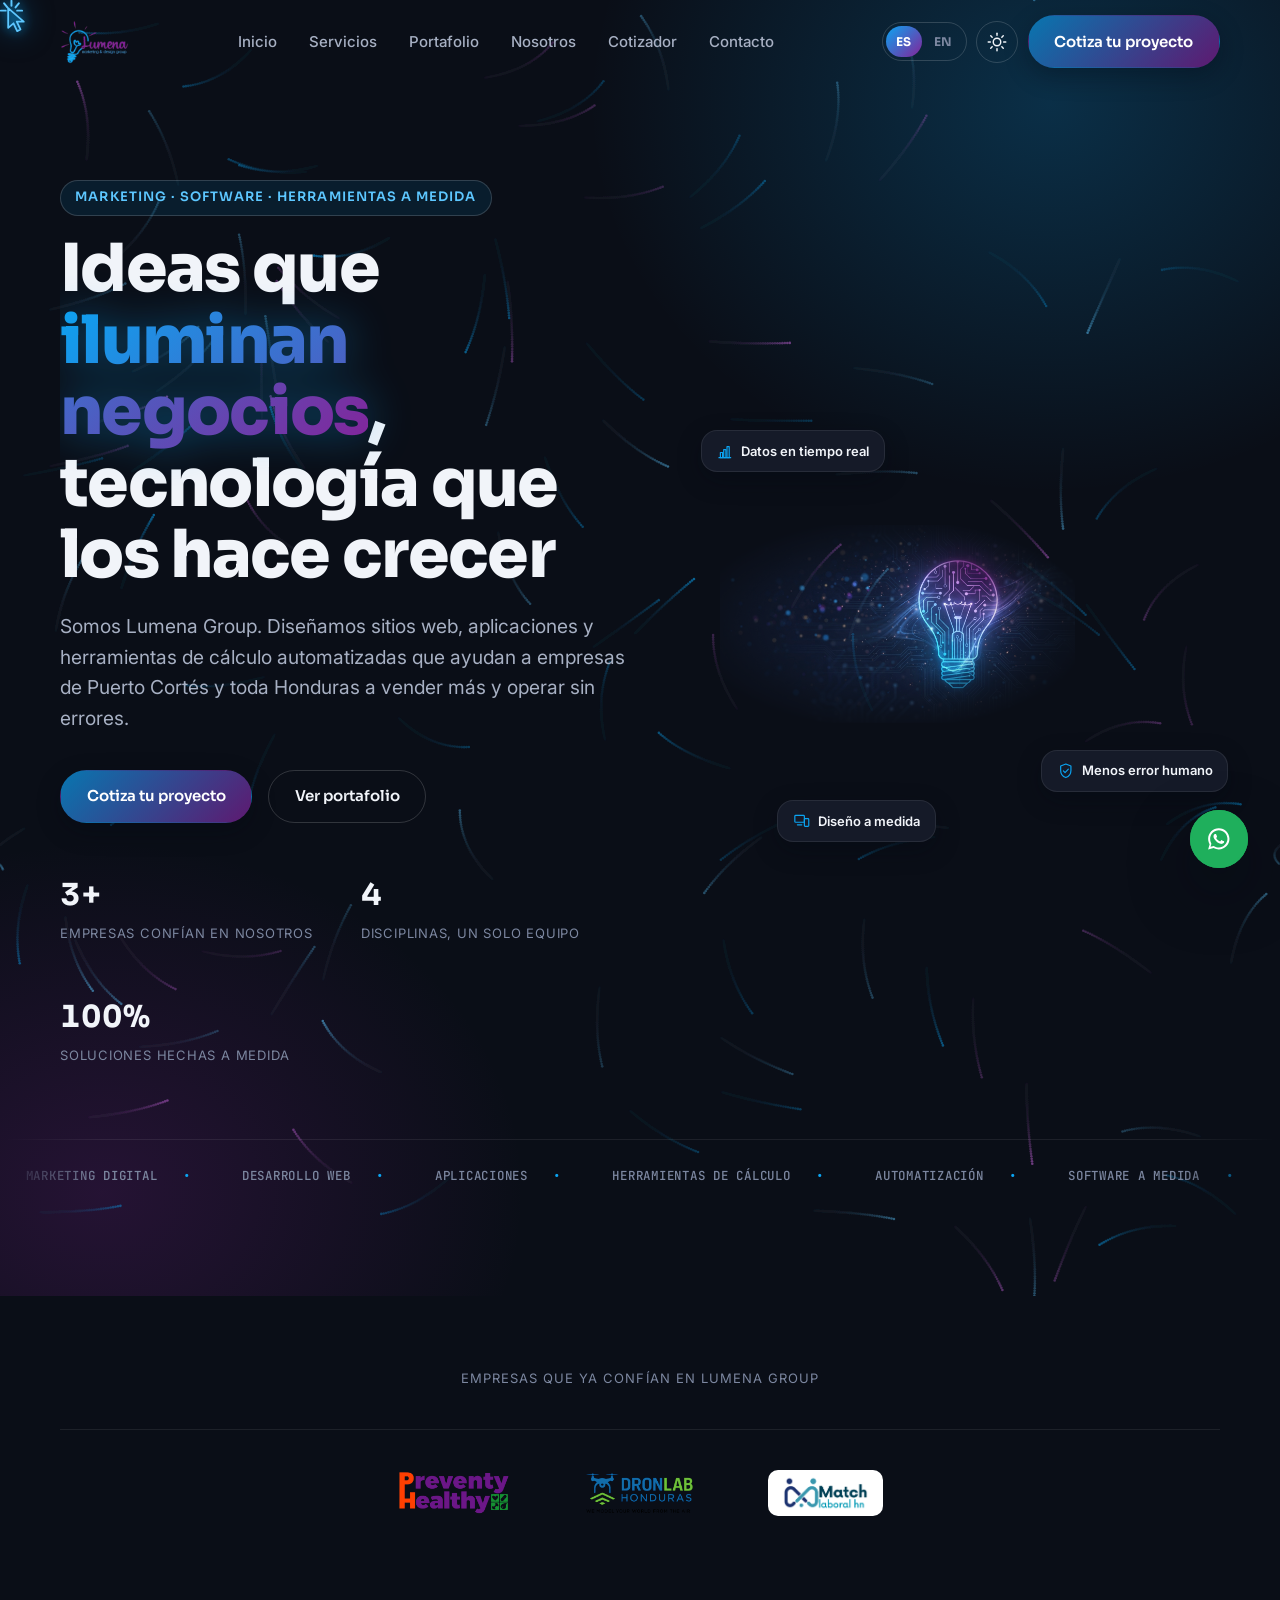
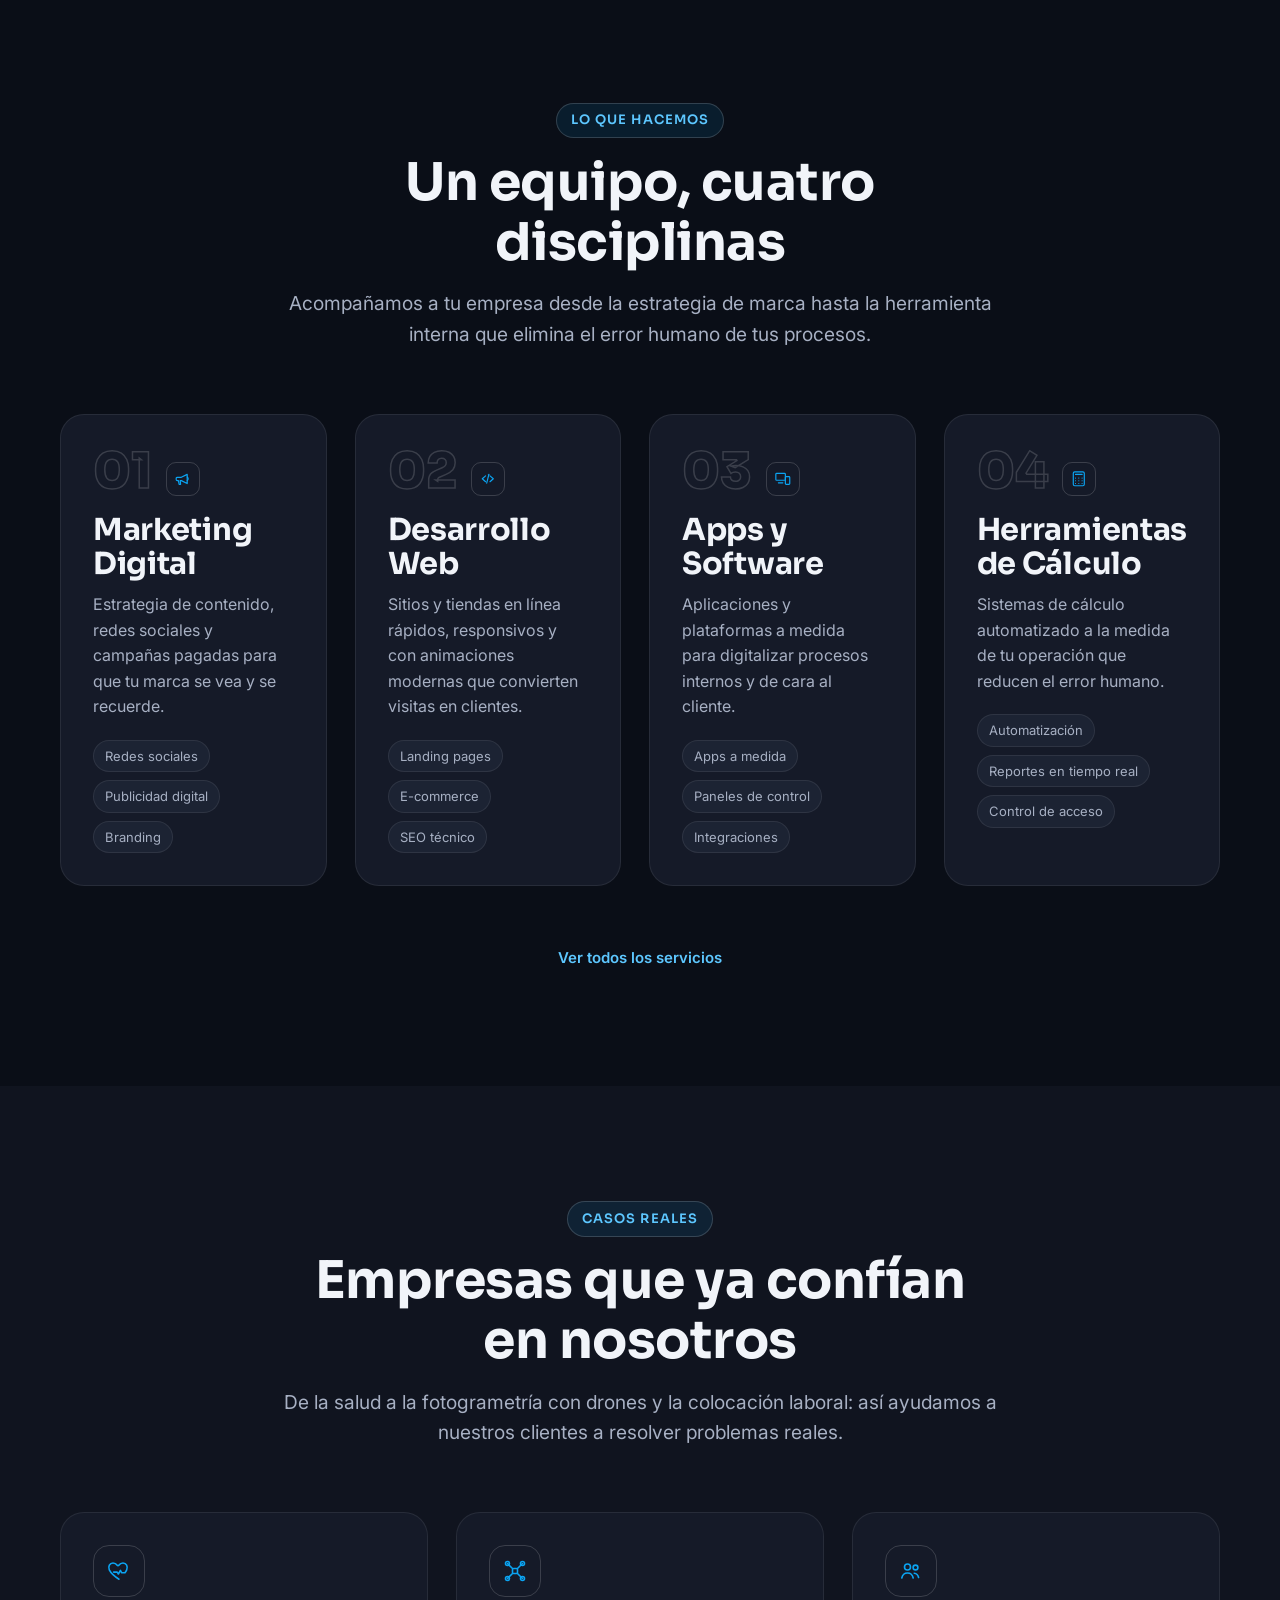
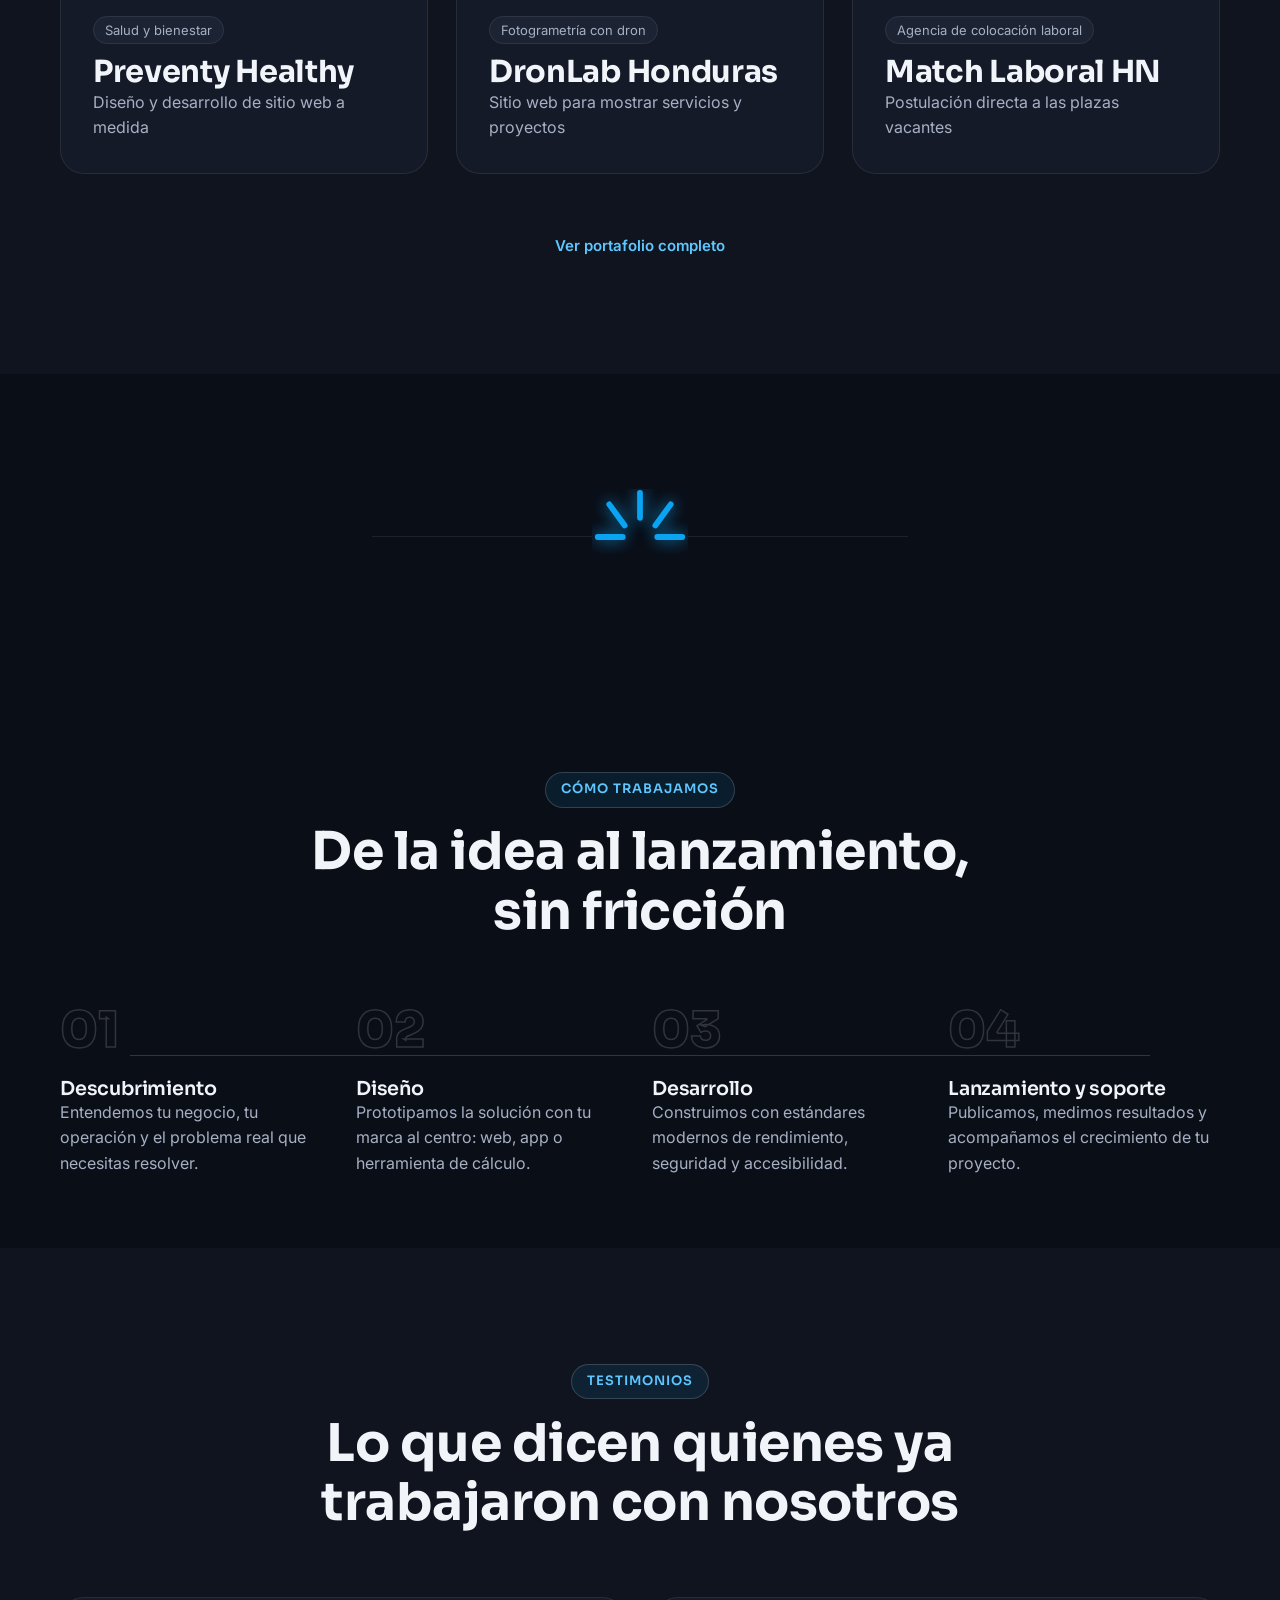
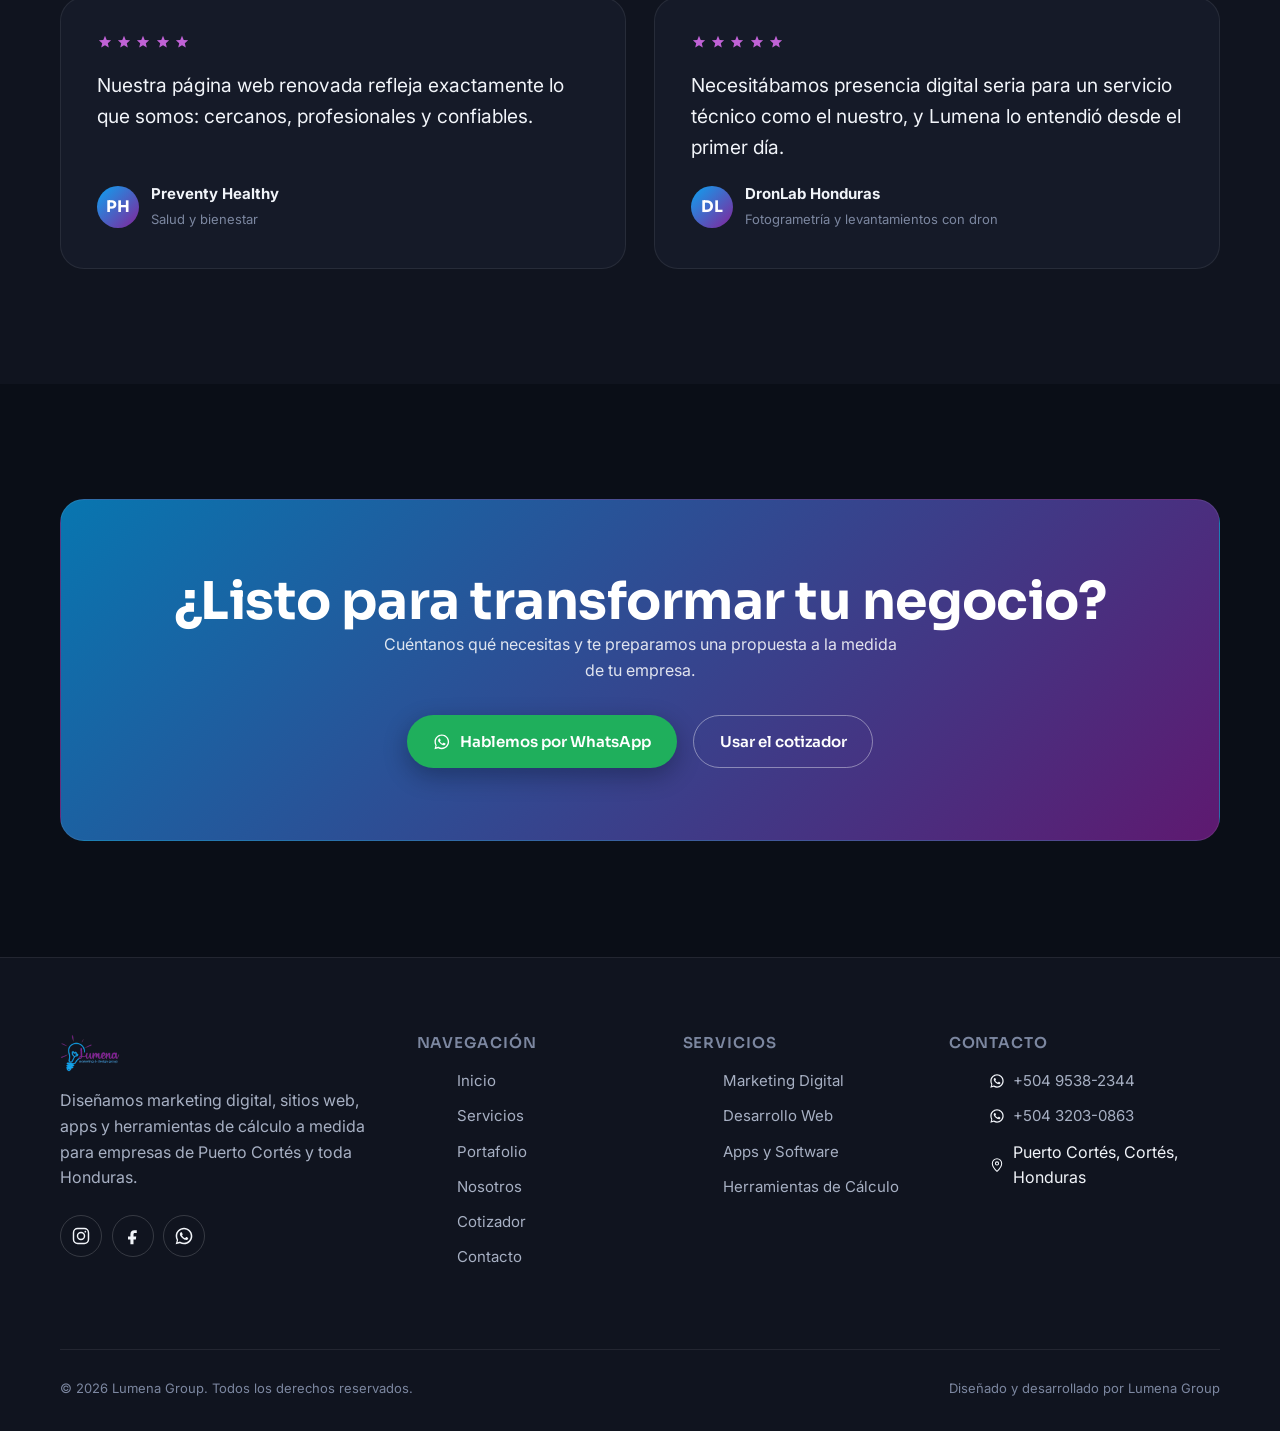
<file: index.html>
<!doctype html>
<html lang="es" data-theme="dark">
<head>
<meta charset="UTF-8">
<meta name="viewport" content="width=device-width, initial-scale=1.0">
<title data-i18n="home.title">Lumena Group — Marketing y Desarrollo de Software en Puerto Cortés</title>
<meta name="description" content="Agencia de marketing digital y desarrollo de sitios web, aplicaciones y herramientas de cálculo a medida para empresas en Puerto Cortés, Honduras.">
<meta name="theme-color" content="#0A0E17">
<meta property="og:type" content="website">
<meta property="og:site_name" content="Lumena Group">
<meta property="og:locale" content="es_HN">
<meta property="og:title" content="Lumena Group — Marketing y Desarrollo de Software en Puerto Cortés">
<meta property="og:description" content="Agencia de marketing digital y desarrollo de sitios web, aplicaciones y herramientas de cálculo a medida para empresas en Puerto Cortés, Honduras.">
<meta property="og:image" content="assets/img/og-image.png">
<meta property="og:image:width" content="1200">
<meta property="og:image:height" content="630">
<meta name="twitter:card" content="summary_large_image">
<meta name="twitter:title" content="Lumena Group — Marketing y Desarrollo de Software en Puerto Cortés">
<meta name="twitter:description" content="Agencia de marketing digital y desarrollo de sitios web, aplicaciones y herramientas de cálculo a medida para empresas en Puerto Cortés, Honduras.">
<meta name="twitter:image" content="assets/img/og-image.png">
<link rel="icon" type="image/png" sizes="32x32" href="assets/img/favicon-32.png">
<link rel="icon" type="image/png" sizes="192x192" href="assets/img/favicon-192.png">
<link rel="apple-touch-icon" href="assets/img/favicon-192.png">
<link rel="preconnect" href="https://fonts.googleapis.com">
<link rel="preconnect" href="https://fonts.gstatic.com" crossorigin>
<link href="https://fonts.googleapis.com/css2?family=Sora:wght@500;600;700;800&family=Inter:wght@400;500;600;700&family=JetBrains+Mono:wght@500&display=swap" rel="stylesheet">
<link rel="stylesheet" href="assets/css/style.css">
<script>
(function(){
  try {
    document.documentElement.setAttribute('data-theme', localStorage.getItem('lumena_theme') || 'dark');
    document.documentElement.setAttribute('lang', localStorage.getItem('lumena_lang') || 'es');
  } catch(e) {}
})();
</script>
</head>
<body>
<svg xmlns="http://www.w3.org/2000/svg" style="position:absolute;width:0;height:0;overflow:hidden" aria-hidden="true">
<defs>

<symbol id="icon-menu" viewBox="0 0 24 24" fill="none" stroke="currentColor" stroke-width="1.75" stroke-linecap="round">
  <line x1="3" y1="6" x2="21" y2="6"/><line x1="3" y1="12" x2="21" y2="12"/><line x1="3" y1="18" x2="21" y2="18"/>
</symbol>

<symbol id="icon-close" viewBox="0 0 24 24" fill="none" stroke="currentColor" stroke-width="1.75" stroke-linecap="round">
  <line x1="5" y1="5" x2="19" y2="19"/><line x1="19" y1="5" x2="5" y2="19"/>
</symbol>

<symbol id="icon-sun" viewBox="0 0 24 24" fill="none" stroke="currentColor" stroke-width="1.75" stroke-linecap="round">
  <circle cx="12" cy="12" r="4.5"/>
  <line x1="12" y1="1.5" x2="12" y2="4"/><line x1="12" y1="20" x2="12" y2="22.5"/>
  <line x1="1.5" y1="12" x2="4" y2="12"/><line x1="20" y1="12" x2="22.5" y2="12"/>
  <line x1="4.5" y1="4.5" x2="6.2" y2="6.2"/><line x1="17.8" y1="17.8" x2="19.5" y2="19.5"/>
  <line x1="19.5" y1="4.5" x2="17.8" y2="6.2"/><line x1="6.2" y1="17.8" x2="4.5" y2="19.5"/>
</symbol>

<symbol id="icon-moon" viewBox="0 0 24 24" fill="none" stroke="currentColor" stroke-width="1.75" stroke-linecap="round" stroke-linejoin="round">
  <path d="M20 14.5A8.5 8.5 0 1 1 9.5 4 6.8 6.8 0 0 0 20 14.5Z"/>
</symbol>

<symbol id="icon-chevron-down" viewBox="0 0 24 24" fill="none" stroke="currentColor" stroke-width="1.75" stroke-linecap="round" stroke-linejoin="round">
  <polyline points="5 8 12 15 19 8"/>
</symbol>

<symbol id="icon-arrow-right" viewBox="0 0 24 24" fill="none" stroke="currentColor" stroke-width="1.75" stroke-linecap="round" stroke-linejoin="round">
  <line x1="4" y1="12" x2="19" y2="12"/><polyline points="13 6 19 12 13 18"/>
</symbol>

<symbol id="icon-check" viewBox="0 0 24 24" fill="none" stroke="currentColor" stroke-width="2" stroke-linecap="round" stroke-linejoin="round">
  <polyline points="4 12.5 9.5 18 20 6"/>
</symbol>

<symbol id="icon-check-circle" viewBox="0 0 24 24" fill="none" stroke="currentColor" stroke-width="1.75" stroke-linecap="round" stroke-linejoin="round">
  <circle cx="12" cy="12" r="9.25"/><polyline points="7.5 12.5 10.5 15.5 16.5 9"/>
</symbol>

<symbol id="icon-whatsapp" viewBox="0 0 24 24" fill="currentColor">
  <path d="M12.02 2C6.5 2 2 6.48 2 12c0 1.86.51 3.6 1.4 5.09L2 22l5.06-1.33A9.94 9.94 0 0 0 12.02 22C17.53 22 22 17.52 22 12S17.53 2 12.02 2Zm0 18.1c-1.62 0-3.14-.44-4.44-1.22l-.32-.19-3 .79.8-2.93-.21-.3A8.06 8.06 0 0 1 3.9 12c0-4.48 3.65-8.1 8.12-8.1 4.47 0 8.1 3.62 8.1 8.1 0 4.48-3.63 8.1-8.1 8.1Zm4.45-6.06c-.24-.12-1.44-.71-1.66-.79-.22-.08-.39-.12-.55.12-.16.24-.63.79-.78.95-.14.16-.29.18-.53.06-.24-.12-1.03-.38-1.96-1.21-.72-.64-1.21-1.44-1.35-1.68-.14-.24-.02-.37.11-.49.11-.11.24-.29.36-.43.12-.14.16-.24.24-.4.08-.16.04-.31-.02-.43-.06-.12-.55-1.33-.76-1.82-.2-.48-.4-.41-.55-.42h-.47c-.16 0-.43.06-.65.31-.22.24-.86.84-.86 2.05 0 1.21.88 2.38 1 2.54.12.16 1.74 2.66 4.22 3.72.59.25 1.05.4 1.41.52.59.19 1.13.16 1.56.1.48-.07 1.44-.59 1.64-1.16.2-.57.2-1.06.14-1.16-.06-.11-.22-.17-.46-.29Z"/>
</symbol>

<symbol id="icon-instagram" viewBox="0 0 24 24" fill="none" stroke="currentColor" stroke-width="1.75">
  <rect x="3" y="3" width="18" height="18" rx="5"/>
  <circle cx="12" cy="12" r="4.2"/>
  <circle cx="17.2" cy="6.8" r="1" fill="currentColor" stroke="none"/>
</symbol>

<symbol id="icon-facebook" viewBox="0 0 24 24" fill="currentColor">
  <path d="M14.5 8.5H16.5V5.2C16.16 5.15 15 5.05 13.65 5.05C10.83 5.05 8.9 6.78 8.9 9.94V12.5H6V16.15H8.9V22H12.6V16.15H15.38L15.85 12.5H12.6V10.31C12.6 9.28 12.88 8.5 14.5 8.5Z"/>
</symbol>

<symbol id="icon-megaphone" viewBox="0 0 24 24" fill="none" stroke="currentColor" stroke-width="1.6" stroke-linecap="round" stroke-linejoin="round">
  <path d="M3 11v2a1.5 1.5 0 0 0 1.5 1.5H6l1 5h2l-.6-5H10l8 4V6l-8 4H4.5A1.5 1.5 0 0 0 3 11Z"/>
  <path d="M18 9.5a3 3 0 0 1 0 5"/>
</symbol>

<symbol id="icon-code" viewBox="0 0 24 24" fill="none" stroke="currentColor" stroke-width="1.6" stroke-linecap="round" stroke-linejoin="round">
  <polyline points="9 8 4.5 12 9 16"/><polyline points="15 8 19.5 12 15 16"/><line x1="13.5" y1="6" x2="10.5" y2="18"/>
</symbol>

<symbol id="icon-devices" viewBox="0 0 24 24" fill="none" stroke="currentColor" stroke-width="1.6" stroke-linecap="round" stroke-linejoin="round">
  <rect x="2.5" y="4.5" width="13" height="9.5" rx="1.2"/>
  <line x1="6" y1="17.5" x2="12" y2="17.5"/>
  <rect x="15.5" y="9" width="6" height="10.5" rx="1.2"/>
</symbol>

<symbol id="icon-calculator" viewBox="0 0 24 24" fill="none" stroke="currentColor" stroke-width="1.6" stroke-linecap="round" stroke-linejoin="round">
  <rect x="4.5" y="2.5" width="15" height="19" rx="2"/>
  <line x1="7.5" y1="6" x2="16.5" y2="6"/>
  <line x1="7.5" y1="11" x2="7.5" y2="11.01"/><line x1="12" y1="11" x2="12" y2="11.01"/><line x1="16.5" y1="11" x2="16.5" y2="11.01"/>
  <line x1="7.5" y1="14.7" x2="7.5" y2="14.71"/><line x1="12" y1="14.7" x2="12" y2="14.71"/><line x1="16.5" y1="14.7" x2="16.5" y2="14.71"/>
  <line x1="7.5" y1="18.4" x2="7.5" y2="18.41"/><line x1="12" y1="18.4" x2="12" y2="18.41"/><line x1="16.5" y1="18.4" x2="16.5" y2="18.41"/>
</symbol>

<symbol id="icon-chart-bar" viewBox="0 0 24 24" fill="none" stroke="currentColor" stroke-width="1.6" stroke-linecap="round" stroke-linejoin="round">
  <line x1="4" y1="20" x2="20" y2="20"/>
  <rect x="6" y="13" width="3" height="7"/><rect x="10.5" y="9" width="3" height="11"/><rect x="15" y="5" width="3" height="15"/>
</symbol>

<symbol id="icon-users" viewBox="0 0 24 24" fill="none" stroke="currentColor" stroke-width="1.6" stroke-linecap="round" stroke-linejoin="round">
  <circle cx="8.5" cy="8" r="3"/><path d="M2.8 19c.6-3 3-5 5.7-5s5.1 2 5.7 5"/>
  <circle cx="16.5" cy="8.5" r="2.4"/><path d="M15.2 14.2c2 .2 3.9 1.9 4.4 4.3"/>
</symbol>

<symbol id="icon-target" viewBox="0 0 24 24" fill="none" stroke="currentColor" stroke-width="1.6" stroke-linecap="round" stroke-linejoin="round">
  <circle cx="12" cy="12" r="9"/><circle cx="12" cy="12" r="5"/><circle cx="12" cy="12" r="1" fill="currentColor" stroke="none"/>
</symbol>

<symbol id="icon-rocket" viewBox="0 0 24 24" fill="none" stroke="currentColor" stroke-width="1.6" stroke-linecap="round" stroke-linejoin="round">
  <path d="M12 2.5c3 1.3 5 4.4 5 8.4 0 2-1 4.7-2.3 6.1l-2.7 2.5-2.7-2.5C8 15.6 7 12.9 7 10.9c0-4 2-7.1 5-8.4Z"/>
  <circle cx="12" cy="10" r="1.8"/>
  <path d="M8.3 16.7 6 19.5l.6-3.6M15.7 16.7 18 19.5l-.6-3.6"/>
</symbol>

<symbol id="icon-shield-check" viewBox="0 0 24 24" fill="none" stroke="currentColor" stroke-width="1.6" stroke-linecap="round" stroke-linejoin="round">
  <path d="M12 2.8 19 5.5v6c0 4.6-2.9 8.2-7 9.7-4.1-1.5-7-5.1-7-9.7v-6Z"/>
  <polyline points="8.7 12.2 11 14.5 15.5 9.8"/>
</symbol>

<symbol id="icon-clock" viewBox="0 0 24 24" fill="none" stroke="currentColor" stroke-width="1.6" stroke-linecap="round" stroke-linejoin="round">
  <circle cx="12" cy="12" r="9"/><polyline points="12 7 12 12 16 14.5"/>
</symbol>

<symbol id="icon-map-pin" viewBox="0 0 24 24" fill="none" stroke="currentColor" stroke-width="1.6" stroke-linecap="round" stroke-linejoin="round">
  <path d="M12 21.5s7-6.4 7-11.8A7 7 0 0 0 5 9.7c0 5.4 7 11.8 7 11.8Z"/><circle cx="12" cy="9.7" r="2.4"/>
</symbol>

<symbol id="icon-mail" viewBox="0 0 24 24" fill="none" stroke="currentColor" stroke-width="1.6" stroke-linecap="round" stroke-linejoin="round">
  <rect x="2.8" y="5" width="18.4" height="14" rx="2"/><polyline points="3.5 6 12 12.5 20.5 6"/>
</symbol>

<symbol id="icon-star" viewBox="0 0 24 24" fill="currentColor">
  <path d="M12 2.8 14.6 9l6.6.5-5 4.4 1.5 6.4L12 16.9 6.3 20.3l1.5-6.4-5-4.4L9.4 9Z"/>
</symbol>

<symbol id="icon-quote" viewBox="0 0 24 24" fill="currentColor">
  <path d="M4 8.4C4 6 5.9 4 8.4 4v2.3c-1.2 0-2.1 1-2.1 2.1v.4h2.1V15H4V8.4Zm9.6 0c0-2.4 1.9-4.4 4.4-4.4v2.3c-1.2 0-2.1 1-2.1 2.1v.4h2.1V15h-4.4V8.4Z"/>
</symbol>

<symbol id="icon-layers" viewBox="0 0 24 24" fill="none" stroke="currentColor" stroke-width="1.6" stroke-linecap="round" stroke-linejoin="round">
  <polygon points="12 3 21 8 12 13 3 8"/><polyline points="3 13 12 18 21 13"/><polyline points="3 17.5 12 22.5 21 17.5"/>
</symbol>

<symbol id="icon-briefcase" viewBox="0 0 24 24" fill="none" stroke="currentColor" stroke-width="1.6" stroke-linecap="round" stroke-linejoin="round">
  <rect x="2.8" y="7.5" width="18.4" height="12" rx="2"/><path d="M8.5 7.5V5.8A1.8 1.8 0 0 1 10.3 4h3.4a1.8 1.8 0 0 1 1.8 1.8V7.5"/><line x1="2.8" y1="12.5" x2="21.2" y2="12.5"/>
</symbol>

<symbol id="icon-gauge" viewBox="0 0 24 24" fill="none" stroke="currentColor" stroke-width="1.6" stroke-linecap="round" stroke-linejoin="round">
  <path d="M3.5 15.5a8.5 8.5 0 1 1 17 0"/><line x1="12" y1="15.5" x2="15.5" y2="10.5"/><line x1="3.5" y1="15.5" x2="5" y2="15.5"/><line x1="19" y1="15.5" x2="20.5" y2="15.5"/>
</symbol>

<symbol id="icon-database" viewBox="0 0 24 24" fill="none" stroke="currentColor" stroke-width="1.6" stroke-linecap="round" stroke-linejoin="round">
  <ellipse cx="12" cy="5.5" rx="7.5" ry="2.8"/>
  <path d="M4.5 5.5V18c0 1.5 3.4 2.8 7.5 2.8s7.5-1.3 7.5-2.8V5.5"/>
  <path d="M4.5 11.8c0 1.5 3.4 2.8 7.5 2.8s7.5-1.3 7.5-2.8"/>
</symbol>

<symbol id="icon-file-check" viewBox="0 0 24 24" fill="none" stroke="currentColor" stroke-width="1.6" stroke-linecap="round" stroke-linejoin="round">
  <path d="M6.5 2.8h7l4 4v13.4a1 1 0 0 1-1 1h-10a1 1 0 0 1-1-1V3.8a1 1 0 0 1 1-1Z"/>
  <polyline points="13.5 2.8 13.5 6.8 17.5 6.8"/>
  <polyline points="8.8 14 10.8 16 15.2 11.3"/>
</symbol>

<symbol id="icon-coins" viewBox="0 0 24 24" fill="none" stroke="currentColor" stroke-width="1.6" stroke-linecap="round" stroke-linejoin="round">
  <ellipse cx="9" cy="7" rx="6" ry="3.2"/>
  <path d="M3 7v4.5c0 1.8 2.7 3.2 6 3.2s6-1.4 6-3.2V7"/>
  <path d="M3 11.5V16c0 1.8 2.7 3.2 6 3.2 1 0 1.9-.1 2.8-.4"/>
  <path d="M13.5 12.3c.7-.3 1.6-.4 2.5-.4 3.3 0 6 1.4 6 3.2s-2.7 3.2-6 3.2-6-1.4-6-3.2"/>
</symbol>

<symbol id="icon-globe" viewBox="0 0 24 24" fill="none" stroke="currentColor" stroke-width="1.6" stroke-linecap="round" stroke-linejoin="round">
  <circle cx="12" cy="12" r="9"/><line x1="3" y1="12" x2="21" y2="12"/>
  <path d="M12 3c2.5 2.4 4 5.6 4 9s-1.5 6.6-4 9c-2.5-2.4-4-5.6-4-9s1.5-6.6 4-9Z"/>
</symbol>

<symbol id="icon-drone" viewBox="0 0 24 24" fill="none" stroke="currentColor" stroke-width="1.6" stroke-linecap="round" stroke-linejoin="round">
  <rect x="9.5" y="9.5" width="5" height="5" rx="1"/>
  <line x1="9.5" y1="9.5" x2="4.5" y2="4.5"/><line x1="14.5" y1="9.5" x2="19.5" y2="4.5"/>
  <line x1="9.5" y1="14.5" x2="4.5" y2="19.5"/><line x1="14.5" y1="14.5" x2="19.5" y2="19.5"/>
  <circle cx="4.5" cy="4.5" r="2"/><circle cx="19.5" cy="4.5" r="2"/><circle cx="4.5" cy="19.5" r="2"/><circle cx="19.5" cy="19.5" r="2"/>
</symbol>

<symbol id="icon-heart-pulse" viewBox="0 0 24 24" fill="none" stroke="currentColor" stroke-width="1.6" stroke-linecap="round" stroke-linejoin="round">
  <path d="M12 20.2s-7.4-4.6-9.7-9.3C.9 7.3 2.6 4 6 4c2 0 3.4 1.1 4.2 2.3.4.6 1.2.6 1.6 0C12.6 5.1 14 4 16 4c3.4 0 5.1 3.3 3.7 6.9-.4 1-1 2-1.7 2.9h-3.2l-1.4-2.4-2 3.6-1.2-1.9H6.6"/>
</symbol>

</defs>
</svg>

<a href="#main" class="skip-link" data-i18n="a11y.skip">Saltar al contenido principal</a>

<header class="navbar" id="navbar">
  <div class="container">
    <a href="./" class="brand" aria-label="Lumena Group">
      <img src="assets/img/logo-lumena-transparent.png" alt="Lumena Group" width="70" height="44" style="height:44px;width:auto">
    </a>
    <nav class="nav-links" aria-label="Principal">
      <a href="./" data-i18n="nav.home">Inicio</a>
      <a href="servicios.html" data-i18n="nav.services">Servicios</a>
      <a href="portafolio.html" data-i18n="nav.portfolio">Portafolio</a>
      <a href="nosotros.html" data-i18n="nav.about">Nosotros</a>
      <a href="cotizador.html" data-i18n="nav.quote">Cotizador</a>
      <a href="contacto.html" data-i18n="nav.contact">Contacto</a>
    </nav>
    <div class="nav-actions">
      <div class="lang-toggle" role="group" aria-label="Idioma / Language">
        <button type="button" data-lang="es">ES</button>
        <button type="button" data-lang="en">EN</button>
      </div>
      <button type="button" class="icon-btn theme-toggle" aria-label="Cambiar tema / Toggle theme">
        <svg class="icon"><use href="#icon-sun"></use></svg>
      </button>
      <a href="cotizador.html" class="btn btn-primary desktop-only" data-i18n="nav.cta">Cotiza tu proyecto</a>
      <button type="button" class="nav-toggle" aria-label="Abrir menú" aria-expanded="false">
        <svg class="icon"><use href="#icon-menu"></use></svg>
      </button>
    </div>
  </div>
</header>

<div class="mobile-panel">
  <a href="./" data-i18n="nav.home">Inicio</a>
  <a href="servicios.html" data-i18n="nav.services">Servicios</a>
  <a href="portafolio.html" data-i18n="nav.portfolio">Portafolio</a>
  <a href="nosotros.html" data-i18n="nav.about">Nosotros</a>
  <a href="cotizador.html" data-i18n="nav.quote">Cotizador</a>
  <a href="contacto.html" data-i18n="nav.contact">Contacto</a>
  <a href="cotizador.html" class="btn btn-primary btn-block" data-i18n="nav.cta">Cotiza tu proyecto</a>
</div>

<main id="main">

  <!-- ================= HERO ================= -->
  <section class="hero">
    <div class="hero-bg" aria-hidden="true"><canvas data-particles-bg></canvas></div>
    <div class="container hero-grid">
      <div>
        <span class="eyebrow reveal" data-hero-in data-i18n="home.hero.eyebrow">Marketing · Software · Herramientas a medida</span>
        <h1 class="reveal-clip" data-hero-in data-i18n-html="home.hero.title">Ideas que <span class="text-gradient">iluminan negocios</span>, tecnología que los hace crecer</h1>
        <p class="lede reveal" data-hero-in data-i18n="home.hero.lede">Somos Lumena Group. Diseñamos sitios web, aplicaciones y herramientas de cálculo automatizadas que ayudan a empresas de Puerto Cortés y toda Honduras a vender más y operar sin errores.</p>
        <div class="hero-cta reveal" data-hero-in>
          <a href="cotizador.html" class="btn btn-primary" data-i18n="home.hero.cta1">
            Cotiza tu proyecto
            <svg class="icon"><use href="#icon-arrow-right"></use></svg>
          </a>
          <a href="portafolio.html" class="btn btn-ghost" data-i18n="home.hero.cta2">Ver portafolio</a>
        </div>
        <div class="hero-stats reveal" data-hero-in>
          <div class="hero-stat">
            <b class="count-up" data-count-to="3" data-count-suffix="+">0</b>
            <span data-i18n="home.hero.stat1.label">Empresas confían en nosotros</span>
          </div>
          <div class="hero-stat">
            <b class="count-up" data-count-to="4">0</b>
            <span data-i18n="home.hero.stat2.label">Disciplinas, un solo equipo</span>
          </div>
          <div class="hero-stat">
            <b class="count-up" data-count-to="100" data-count-suffix="%">0</b>
            <span data-i18n="home.hero.stat3.label">Soluciones hechas a medida</span>
          </div>
        </div>
      </div>

      <div class="hero-visual" aria-hidden="true">
        <img src="assets/img/hero-lumena.jpg" alt="" class="hero-visual-img">
        <div class="floating-chip chip-1">
          <svg class="icon"><use href="#icon-chart-bar"></use></svg>
          <span data-i18n="home.hero.chip2">Datos en tiempo real</span>
        </div>
        <div class="floating-chip chip-2">
          <svg class="icon"><use href="#icon-shield-check"></use></svg>
          <span data-i18n="home.hero.chip1">Menos error humano</span>
        </div>
        <div class="floating-chip chip-3">
          <svg class="icon"><use href="#icon-devices"></use></svg>
          <span data-i18n="home.hero.chip3">Diseño a medida</span>
        </div>
      </div>
    </div>

    <div class="hero-marquee" aria-hidden="true">
      <div class="hero-marquee-track">
        <div class="hero-marquee-set">
          <span class="hero-marquee-item" data-i18n="home.hero.marquee.1">Marketing Digital</span>
          <span class="hero-marquee-item" data-i18n="home.hero.marquee.2">Desarrollo Web</span>
          <span class="hero-marquee-item" data-i18n="home.hero.marquee.3">Aplicaciones</span>
          <span class="hero-marquee-item" data-i18n="home.hero.marquee.4">Herramientas de Cálculo</span>
          <span class="hero-marquee-item" data-i18n="home.hero.marquee.5">Automatización</span>
          <span class="hero-marquee-item" data-i18n="home.hero.marquee.6">Software a Medida</span>
        </div>
        <div class="hero-marquee-set">
          <span class="hero-marquee-item" data-i18n="home.hero.marquee.1">Marketing Digital</span>
          <span class="hero-marquee-item" data-i18n="home.hero.marquee.2">Desarrollo Web</span>
          <span class="hero-marquee-item" data-i18n="home.hero.marquee.3">Aplicaciones</span>
          <span class="hero-marquee-item" data-i18n="home.hero.marquee.4">Herramientas de Cálculo</span>
          <span class="hero-marquee-item" data-i18n="home.hero.marquee.5">Automatización</span>
          <span class="hero-marquee-item" data-i18n="home.hero.marquee.6">Software a Medida</span>
        </div>
      </div>
    </div>
  </section>

  <!-- ================= LOGOS STRIP ================= -->
  <section class="section-tight">
    <div class="container">
      <p class="text-center muted reveal" style="text-transform:uppercase;letter-spacing:.08em;font-size:var(--fs-xs)" data-i18n="home.logos.title">Empresas que ya confían en Lumena Group</p>
      <div class="logo-cloud">
        <a href="portafolio.html#preventy" class="logo-cloud-item reveal" aria-label="Preventy Healthy">
          <img src="assets/img/portfolio/preventy-logo.png" alt="Preventy Healthy">
        </a>
        <a href="portafolio.html#dronelab" class="logo-cloud-item reveal" aria-label="DronLab Honduras">
          <img src="assets/img/portfolio/dronlab-logo.png" alt="DronLab Honduras">
        </a>
        <a href="portafolio.html#match" class="logo-cloud-item logo-cloud-item--plate reveal" aria-label="Match Laboral HN">
          <img src="assets/img/portfolio/match-logo.png" alt="Match Laboral HN">
        </a>
      </div>
    </div>
  </section>

  <!-- ================= SERVICES ================= -->
  <section class="section" id="servicios">
    <div class="container">
      <div class="section-head center reveal">
        <span class="eyebrow" data-i18n="home.services.eyebrow">Lo que hacemos</span>
        <h2 data-i18n="home.services.title">Un equipo, cuatro disciplinas</h2>
        <p data-i18n="home.services.lede">Acompañamos a tu empresa desde la estrategia de marca hasta la herramienta interna que elimina el error humano de tus procesos.</p>
      </div>

      <div class="grid grid-4 card-scroll">
        <div class="card service-card reveal">
          <div class="index-mark"><span class="num">01</span><span class="icon-slot"><svg class="icon"><use href="#icon-megaphone"></use></svg></span></div>
          <h3 data-i18n="home.services.marketing.title">Marketing Digital</h3>
          <p data-i18n="home.services.marketing.desc">Estrategia de contenido, redes sociales y campañas pagadas para que tu marca se vea y se recuerde.</p>
          <div class="tag-list">
            <span class="tag" data-i18n="home.services.marketing.tag1">Redes sociales</span>
            <span class="tag" data-i18n="home.services.marketing.tag2">Publicidad digital</span>
            <span class="tag" data-i18n="home.services.marketing.tag3">Branding</span>
          </div>
        </div>

        <div class="card service-card reveal">
          <div class="index-mark"><span class="num">02</span><span class="icon-slot"><svg class="icon"><use href="#icon-code"></use></svg></span></div>
          <h3 data-i18n="home.services.web.title">Desarrollo Web</h3>
          <p data-i18n="home.services.web.desc">Sitios y tiendas en línea rápidos, responsivos y con animaciones modernas que convierten visitas en clientes.</p>
          <div class="tag-list">
            <span class="tag" data-i18n="home.services.web.tag1">Landing pages</span>
            <span class="tag" data-i18n="home.services.web.tag2">E-commerce</span>
            <span class="tag" data-i18n="home.services.web.tag3">SEO técnico</span>
          </div>
        </div>

        <div class="card service-card reveal">
          <div class="index-mark"><span class="num">03</span><span class="icon-slot"><svg class="icon"><use href="#icon-devices"></use></svg></span></div>
          <h3 data-i18n="home.services.apps.title">Apps y Software</h3>
          <p data-i18n="home.services.apps.desc">Aplicaciones y plataformas a medida para digitalizar procesos internos y de cara al cliente.</p>
          <div class="tag-list">
            <span class="tag" data-i18n="home.services.apps.tag1">Apps a medida</span>
            <span class="tag" data-i18n="home.services.apps.tag2">Paneles de control</span>
            <span class="tag" data-i18n="home.services.apps.tag3">Integraciones</span>
          </div>
        </div>

        <div class="card service-card reveal">
          <div class="index-mark"><span class="num">04</span><span class="icon-slot"><svg class="icon"><use href="#icon-calculator"></use></svg></span></div>
          <h3 data-i18n="home.services.tools.title">Herramientas de Cálculo</h3>
          <p data-i18n="home.services.tools.desc">Sistemas de cálculo automatizado a la medida de tu operación que reducen el error humano.</p>
          <div class="tag-list">
            <span class="tag" data-i18n="home.services.tools.tag1">Automatización</span>
            <span class="tag" data-i18n="home.services.tools.tag2">Reportes en tiempo real</span>
            <span class="tag" data-i18n="home.services.tools.tag3">Control de acceso</span>
          </div>
        </div>
      </div>

      <div class="text-center reveal" style="margin-top:2.5rem">
        <a href="servicios.html" class="link-arrow" style="justify-content:center" data-i18n="home.services.link">
          Ver todos los servicios
        </a>
      </div>
    </div>
  </section>

  <!-- ================= PORTFOLIO TEASER ================= -->
  <section class="section" style="background:var(--bg-elevated)">
    <div class="container">
      <div class="section-head center reveal">
        <span class="eyebrow" data-i18n="home.portfolio.eyebrow">Casos reales</span>
        <h2 data-i18n="home.portfolio.title">Empresas que ya confían en nosotros</h2>
        <p data-i18n="home.portfolio.lede">De la salud a la fotogrametría con drones y la colocación laboral: así ayudamos a nuestros clientes a resolver problemas reales.</p>
      </div>

      <div class="grid grid-3 card-scroll">
        <a href="portafolio.html#preventy" class="card reveal">
          <div class="icon-tile outline"><svg class="icon"><use href="#icon-heart-pulse"></use></svg></div>
          <span class="tag" data-i18n="portfolio.preventy.tag">Salud y bienestar</span>
          <h3 style="margin-top:.75rem" data-i18n="portfolio.preventy.title">Preventy Healthy</h3>
          <p data-i18n="portfolio.preventy.f2">Diseño y desarrollo de sitio web a medida</p>
        </a>
        <a href="portafolio.html#dronelab" class="card reveal">
          <div class="icon-tile outline"><svg class="icon"><use href="#icon-drone"></use></svg></div>
          <span class="tag" data-i18n="portfolio.dronelab.tag">Fotogrametría con dron</span>
          <h3 style="margin-top:.75rem" data-i18n="portfolio.dronelab.title">DronLab Honduras</h3>
          <p data-i18n="portfolio.dronelab.f2">Sitio web para mostrar servicios y proyectos</p>
        </a>
        <a href="portafolio.html#match" class="card reveal">
          <div class="icon-tile outline"><svg class="icon"><use href="#icon-users"></use></svg></div>
          <span class="tag" data-i18n="portfolio.match.tag">Agencia de colocación laboral</span>
          <h3 style="margin-top:.75rem" data-i18n="portfolio.match.title">Match Laboral HN</h3>
          <p data-i18n="portfolio.match.f3">Postulación directa a las plazas vacantes</p>
        </a>
      </div>

      <div class="text-center reveal" style="margin-top:2.5rem">
        <a href="portafolio.html" class="link-arrow" style="justify-content:center" data-i18n="home.portfolio.link">Ver portafolio completo</a>
      </div>
    </div>
  </section>

  <div class="container">
    <div class="rays-divider reveal" aria-hidden="true">
      <svg viewBox="0 0 100 100" fill="none" stroke="currentColor" stroke-width="6" stroke-linecap="round">
        <line x1="50" y1="4" x2="50" y2="30"/>
        <line x1="18" y1="16" x2="34" y2="38"/>
        <line x1="82" y1="16" x2="66" y2="38"/>
        <line x1="6" y1="50" x2="32" y2="50"/>
        <line x1="94" y1="50" x2="68" y2="50"/>
      </svg>
    </div>
  </div>

  <!-- ================= PROCESS ================= -->
  <section class="section section-tight">
    <div class="container">
      <div class="section-head center reveal">
        <span class="eyebrow" data-i18n="home.process.eyebrow">Cómo trabajamos</span>
        <h2 data-i18n="home.process.title">De la idea al lanzamiento, sin fricción</h2>
      </div>
      <div class="timeline">
        <div class="timeline-step reveal">
          <h4 data-i18n="home.process.step1.title">Descubrimiento</h4>
          <p data-i18n="home.process.step1.desc">Entendemos tu negocio, tu operación y el problema real que necesitas resolver.</p>
        </div>
        <div class="timeline-step reveal">
          <h4 data-i18n="home.process.step2.title">Diseño</h4>
          <p data-i18n="home.process.step2.desc">Prototipamos la solución con tu marca al centro: web, app o herramienta de cálculo.</p>
        </div>
        <div class="timeline-step reveal">
          <h4 data-i18n="home.process.step3.title">Desarrollo</h4>
          <p data-i18n="home.process.step3.desc">Construimos con estándares modernos de rendimiento, seguridad y accesibilidad.</p>
        </div>
        <div class="timeline-step reveal">
          <h4 data-i18n="home.process.step4.title">Lanzamiento y soporte</h4>
          <p data-i18n="home.process.step4.desc">Publicamos, medimos resultados y acompañamos el crecimiento de tu proyecto.</p>
        </div>
      </div>
    </div>
  </section>

  <!-- ================= TESTIMONIALS ================= -->
  <section class="section" style="background:var(--bg-elevated)">
    <div class="container">
      <div class="section-head center reveal">
        <span class="eyebrow" data-i18n="home.testimonials.eyebrow">Testimonios</span>
        <h2 data-i18n="home.testimonials.title">Lo que dicen quienes ya trabajaron con nosotros</h2>
      </div>
      <div class="grid grid-2 card-scroll">
        <div class="testimonial-card reveal">
          <div class="stars" aria-hidden="true">
            <svg class="icon"><use href="#icon-star"></use></svg>
            <svg class="icon"><use href="#icon-star"></use></svg>
            <svg class="icon"><use href="#icon-star"></use></svg>
            <svg class="icon"><use href="#icon-star"></use></svg>
            <svg class="icon"><use href="#icon-star"></use></svg>
          </div>
          <p data-i18n="home.testimonials.t2">Nuestra página web renovada refleja exactamente lo que somos: cercanos, profesionales y confiables.</p>
          <div class="testimonial-who">
            <div class="avatar-badge">PH</div>
            <div>
              <b data-i18n="home.testimonials.t2.who">Preventy Healthy</b>
              <span data-i18n="home.testimonials.t2.role">Salud y bienestar</span>
            </div>
          </div>
        </div>
        <div class="testimonial-card reveal">
          <div class="stars" aria-hidden="true">
            <svg class="icon"><use href="#icon-star"></use></svg>
            <svg class="icon"><use href="#icon-star"></use></svg>
            <svg class="icon"><use href="#icon-star"></use></svg>
            <svg class="icon"><use href="#icon-star"></use></svg>
            <svg class="icon"><use href="#icon-star"></use></svg>
          </div>
          <p data-i18n="home.testimonials.t3">Necesitábamos presencia digital seria para un servicio técnico como el nuestro, y Lumena lo entendió desde el primer día.</p>
          <div class="testimonial-who">
            <div class="avatar-badge">DL</div>
            <div>
              <b data-i18n="home.testimonials.t3.who">DronLab Honduras</b>
              <span data-i18n="home.testimonials.t3.role">Fotogrametría y levantamientos con dron</span>
            </div>
          </div>
        </div>
      </div>
    </div>
  </section>

  <!-- ================= FINAL CTA ================= -->
  <section class="section">
    <div class="container">
      <div class="card reveal" style="text-align:center;padding:clamp(2.5rem,6vw,4.5rem);background:var(--gradient-brand-deep)">
        <h2 style="color:#fff" data-i18n="home.cta.title">¿Listo para transformar tu negocio?</h2>
        <p style="color:rgba(255,255,255,.85);max-width:52ch;margin-inline:auto" data-i18n="home.cta.lede">Cuéntanos qué necesitas y te preparamos una propuesta a la medida de tu empresa.</p>
        <div class="hero-cta" style="justify-content:center;margin-top:2rem">
          <a href="https://wa.me/50495382344" target="_blank" rel="noopener" class="btn btn-whatsapp">
            <svg class="icon"><use href="#icon-whatsapp"></use></svg>
            <span data-i18n="home.cta.button1">Hablemos por WhatsApp</span>
          </a>
          <a href="cotizador.html" class="btn btn-ghost" style="border-color:rgba(255,255,255,.4);color:#fff" data-i18n="home.cta.button2">Usar el cotizador</a>
        </div>
      </div>
    </div>
  </section>

</main>

<footer class="site-footer">
  <div class="container">
    <div class="footer-grid">
      <div class="footer-brand">
        <a href="./" class="brand" aria-label="Lumena Group">
          <img src="assets/img/logo-lumena-transparent.png" alt="Lumena Group" style="height:38px;width:auto">
        </a>
        <p data-i18n="footer.tagline">Diseñamos marketing digital, sitios web, apps y herramientas de cálculo a medida para empresas de Puerto Cortés y toda Honduras.</p>
        <div class="social-row">
          <a class="icon-btn" href="https://www.instagram.com/lumenamkt/" target="_blank" rel="noopener" aria-label="Instagram">
            <svg class="icon"><use href="#icon-instagram"></use></svg>
          </a>
          <a class="icon-btn" href="https://www.facebook.com/share/1AxKSv87Qi/?mibextid=wwXIfr" target="_blank" rel="noopener" aria-label="Facebook">
            <svg class="icon"><use href="#icon-facebook"></use></svg>
          </a>
          <a class="icon-btn" href="https://wa.me/50495382344" target="_blank" rel="noopener" aria-label="WhatsApp">
            <svg class="icon"><use href="#icon-whatsapp"></use></svg>
          </a>
        </div>
      </div>
      <div class="footer-col">
        <h4 data-i18n="footer.nav.title">Navegación</h4>
        <ul>
          <li><a href="./" data-i18n="nav.home">Inicio</a></li>
          <li><a href="servicios.html" data-i18n="nav.services">Servicios</a></li>
          <li><a href="portafolio.html" data-i18n="nav.portfolio">Portafolio</a></li>
          <li><a href="nosotros.html" data-i18n="nav.about">Nosotros</a></li>
          <li><a href="cotizador.html" data-i18n="nav.quote">Cotizador</a></li>
          <li><a href="contacto.html" data-i18n="nav.contact">Contacto</a></li>
        </ul>
      </div>
      <div class="footer-col">
        <h4 data-i18n="footer.services.title">Servicios</h4>
        <ul>
          <li><a href="servicios.html#marketing" data-i18n="footer.services.marketing">Marketing Digital</a></li>
          <li><a href="servicios.html#web" data-i18n="footer.services.web">Desarrollo Web</a></li>
          <li><a href="servicios.html#apps" data-i18n="footer.services.apps">Apps y Software</a></li>
          <li><a href="servicios.html#herramientas" data-i18n="footer.services.tools">Herramientas de Cálculo</a></li>
        </ul>
      </div>
      <div class="footer-col">
        <h4 data-i18n="footer.contact.title">Contacto</h4>
        <ul>
          <li><svg class="icon" style="width:1rem;height:1rem"><use href="#icon-whatsapp"></use></svg><a href="https://wa.me/50495382344" target="_blank" rel="noopener">+504 9538-2344</a></li>
          <li><svg class="icon" style="width:1rem;height:1rem"><use href="#icon-whatsapp"></use></svg><a href="https://wa.me/50432030863" target="_blank" rel="noopener">+504 3203-0863</a></li>
          <li><svg class="icon" style="width:1rem;height:1rem"><use href="#icon-map-pin"></use></svg><span data-i18n="footer.contact.location">Puerto Cortés, Cortés, Honduras</span></li>
        </ul>
      </div>
    </div>
    <div class="footer-bottom">
      <span>&copy; <span class="current-year"></span> Lumena Group. <span data-i18n="footer.rights">Todos los derechos reservados.</span></span>
      <span data-i18n="footer.madeby">Diseñado y desarrollado por Lumena Group</span>
    </div>
  </div>
</footer>

<a href="https://wa.me/50495382344" class="wa-float" target="_blank" rel="noopener" data-i18n-aria="wa.float.label" aria-label="Escríbenos por WhatsApp">
  <svg class="icon"><use href="#icon-whatsapp"></use></svg>
</a>

<div class="mobile-cta-bar">
  <a href="https://wa.me/50495382344" target="_blank" rel="noopener" class="btn btn-whatsapp btn-sm">
    <svg class="icon"><use href="#icon-whatsapp"></use></svg>
    WhatsApp
  </a>
  <a href="cotizador.html" class="btn btn-primary btn-sm" data-i18n="nav.cta">Cotiza tu proyecto</a>
</div>

<script src="assets/js/i18n.js" defer></script>
<script src="assets/js/main.js" defer></script>
<script src="assets/js/cursor.js" defer></script>
<script src="assets/js/particles-bg.js" defer></script>
</body>
</html>
</file>
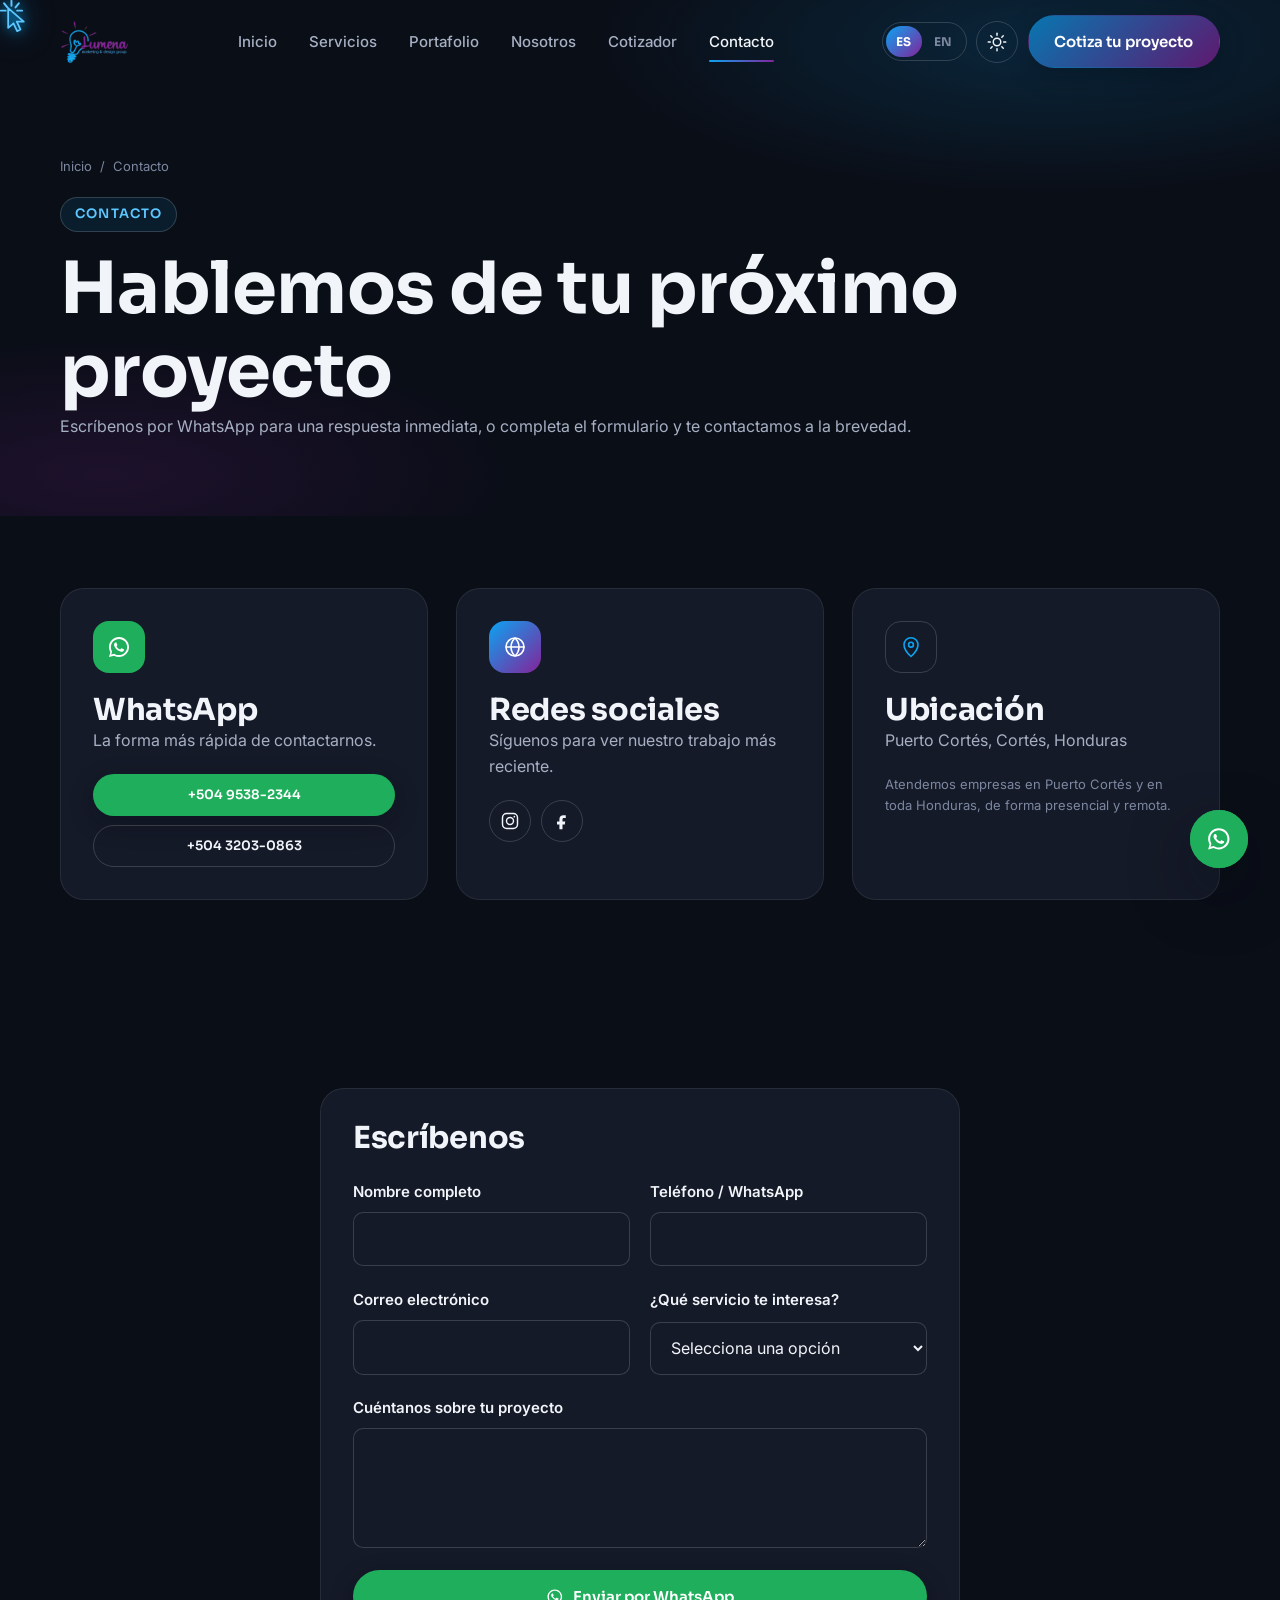
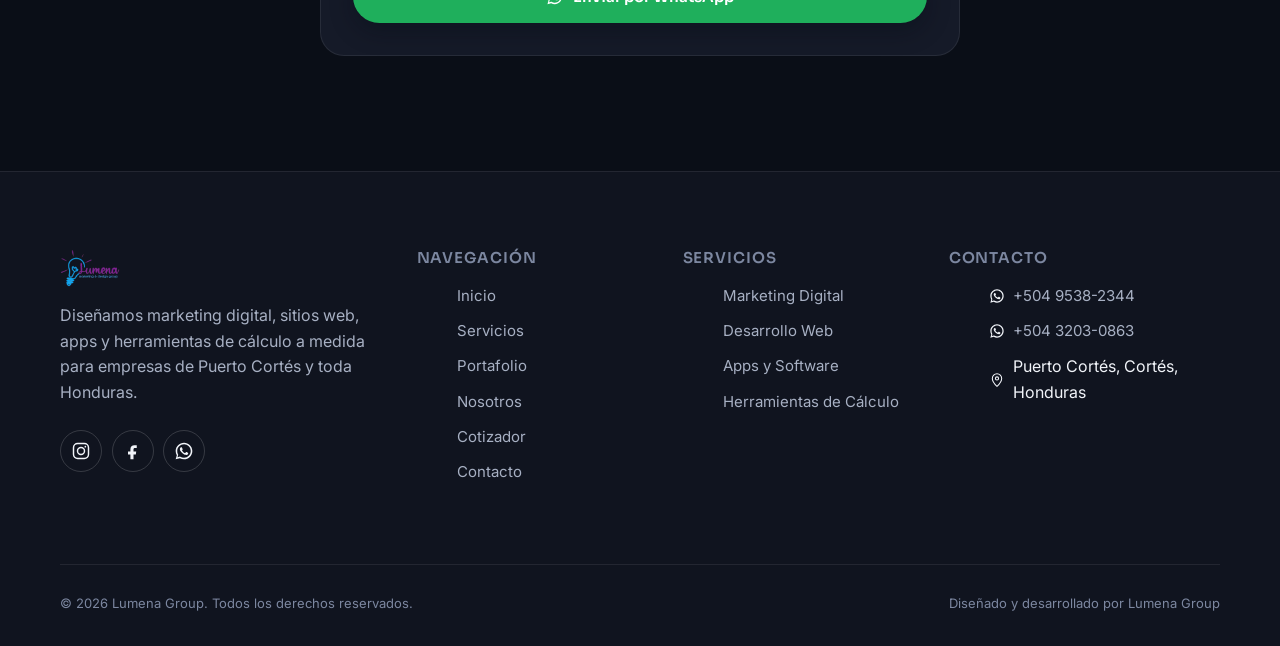
<file: contacto.html>
<!doctype html>
<html lang="es" data-theme="dark">
<head>
<meta charset="UTF-8">
<meta name="viewport" content="width=device-width, initial-scale=1.0">
<title data-i18n="contact.title">Contacto — Lumena Group</title>
<meta name="description" content="Escríbenos por WhatsApp o completa el formulario para hablar sobre tu proyecto de marketing digital o desarrollo de software en Puerto Cortés, Honduras.">
<meta name="theme-color" content="#0A0E17">
<meta property="og:type" content="website">
<meta property="og:site_name" content="Lumena Group">
<meta property="og:locale" content="es_HN">
<meta property="og:title" content="Contacto — Lumena Group">
<meta property="og:description" content="Escríbenos por WhatsApp o completa el formulario para hablar sobre tu proyecto de marketing digital o desarrollo de software en Puerto Cortés, Honduras.">
<meta property="og:image" content="assets/img/og-image.png">
<meta property="og:image:width" content="1200">
<meta property="og:image:height" content="630">
<meta name="twitter:card" content="summary_large_image">
<meta name="twitter:title" content="Contacto — Lumena Group">
<meta name="twitter:description" content="Escríbenos por WhatsApp o completa el formulario para hablar sobre tu proyecto de marketing digital o desarrollo de software en Puerto Cortés, Honduras.">
<meta name="twitter:image" content="assets/img/og-image.png">
<link rel="icon" type="image/png" sizes="32x32" href="assets/img/favicon-32.png">
<link rel="icon" type="image/png" sizes="192x192" href="assets/img/favicon-192.png">
<link rel="apple-touch-icon" href="assets/img/favicon-192.png">
<link rel="preconnect" href="https://fonts.googleapis.com">
<link rel="preconnect" href="https://fonts.gstatic.com" crossorigin>
<link href="https://fonts.googleapis.com/css2?family=Sora:wght@500;600;700;800&family=Inter:wght@400;500;600;700&display=swap" rel="stylesheet">
<link rel="stylesheet" href="assets/css/style.css">
<script>
(function(){
  try {
    document.documentElement.setAttribute('data-theme', localStorage.getItem('lumena_theme') || 'dark');
    document.documentElement.setAttribute('lang', localStorage.getItem('lumena_lang') || 'es');
  } catch(e) {}
})();
</script>
</head>
<body>
<svg xmlns="http://www.w3.org/2000/svg" style="position:absolute;width:0;height:0;overflow:hidden" aria-hidden="true">
<defs>

<symbol id="icon-menu" viewBox="0 0 24 24" fill="none" stroke="currentColor" stroke-width="1.75" stroke-linecap="round">
  <line x1="3" y1="6" x2="21" y2="6"/><line x1="3" y1="12" x2="21" y2="12"/><line x1="3" y1="18" x2="21" y2="18"/>
</symbol>

<symbol id="icon-close" viewBox="0 0 24 24" fill="none" stroke="currentColor" stroke-width="1.75" stroke-linecap="round">
  <line x1="5" y1="5" x2="19" y2="19"/><line x1="19" y1="5" x2="5" y2="19"/>
</symbol>

<symbol id="icon-sun" viewBox="0 0 24 24" fill="none" stroke="currentColor" stroke-width="1.75" stroke-linecap="round">
  <circle cx="12" cy="12" r="4.5"/>
  <line x1="12" y1="1.5" x2="12" y2="4"/><line x1="12" y1="20" x2="12" y2="22.5"/>
  <line x1="1.5" y1="12" x2="4" y2="12"/><line x1="20" y1="12" x2="22.5" y2="12"/>
  <line x1="4.5" y1="4.5" x2="6.2" y2="6.2"/><line x1="17.8" y1="17.8" x2="19.5" y2="19.5"/>
  <line x1="19.5" y1="4.5" x2="17.8" y2="6.2"/><line x1="6.2" y1="17.8" x2="4.5" y2="19.5"/>
</symbol>

<symbol id="icon-moon" viewBox="0 0 24 24" fill="none" stroke="currentColor" stroke-width="1.75" stroke-linecap="round" stroke-linejoin="round">
  <path d="M20 14.5A8.5 8.5 0 1 1 9.5 4 6.8 6.8 0 0 0 20 14.5Z"/>
</symbol>

<symbol id="icon-chevron-down" viewBox="0 0 24 24" fill="none" stroke="currentColor" stroke-width="1.75" stroke-linecap="round" stroke-linejoin="round">
  <polyline points="5 8 12 15 19 8"/>
</symbol>

<symbol id="icon-arrow-right" viewBox="0 0 24 24" fill="none" stroke="currentColor" stroke-width="1.75" stroke-linecap="round" stroke-linejoin="round">
  <line x1="4" y1="12" x2="19" y2="12"/><polyline points="13 6 19 12 13 18"/>
</symbol>

<symbol id="icon-check" viewBox="0 0 24 24" fill="none" stroke="currentColor" stroke-width="2" stroke-linecap="round" stroke-linejoin="round">
  <polyline points="4 12.5 9.5 18 20 6"/>
</symbol>

<symbol id="icon-check-circle" viewBox="0 0 24 24" fill="none" stroke="currentColor" stroke-width="1.75" stroke-linecap="round" stroke-linejoin="round">
  <circle cx="12" cy="12" r="9.25"/><polyline points="7.5 12.5 10.5 15.5 16.5 9"/>
</symbol>

<symbol id="icon-whatsapp" viewBox="0 0 24 24" fill="currentColor">
  <path d="M12.02 2C6.5 2 2 6.48 2 12c0 1.86.51 3.6 1.4 5.09L2 22l5.06-1.33A9.94 9.94 0 0 0 12.02 22C17.53 22 22 17.52 22 12S17.53 2 12.02 2Zm0 18.1c-1.62 0-3.14-.44-4.44-1.22l-.32-.19-3 .79.8-2.93-.21-.3A8.06 8.06 0 0 1 3.9 12c0-4.48 3.65-8.1 8.12-8.1 4.47 0 8.1 3.62 8.1 8.1 0 4.48-3.63 8.1-8.1 8.1Zm4.45-6.06c-.24-.12-1.44-.71-1.66-.79-.22-.08-.39-.12-.55.12-.16.24-.63.79-.78.95-.14.16-.29.18-.53.06-.24-.12-1.03-.38-1.96-1.21-.72-.64-1.21-1.44-1.35-1.68-.14-.24-.02-.37.11-.49.11-.11.24-.29.36-.43.12-.14.16-.24.24-.4.08-.16.04-.31-.02-.43-.06-.12-.55-1.33-.76-1.82-.2-.48-.4-.41-.55-.42h-.47c-.16 0-.43.06-.65.31-.22.24-.86.84-.86 2.05 0 1.21.88 2.38 1 2.54.12.16 1.74 2.66 4.22 3.72.59.25 1.05.4 1.41.52.59.19 1.13.16 1.56.1.48-.07 1.44-.59 1.64-1.16.2-.57.2-1.06.14-1.16-.06-.11-.22-.17-.46-.29Z"/>
</symbol>

<symbol id="icon-instagram" viewBox="0 0 24 24" fill="none" stroke="currentColor" stroke-width="1.75">
  <rect x="3" y="3" width="18" height="18" rx="5"/>
  <circle cx="12" cy="12" r="4.2"/>
  <circle cx="17.2" cy="6.8" r="1" fill="currentColor" stroke="none"/>
</symbol>

<symbol id="icon-facebook" viewBox="0 0 24 24" fill="currentColor">
  <path d="M14.5 8.5H16.5V5.2C16.16 5.15 15 5.05 13.65 5.05C10.83 5.05 8.9 6.78 8.9 9.94V12.5H6V16.15H8.9V22H12.6V16.15H15.38L15.85 12.5H12.6V10.31C12.6 9.28 12.88 8.5 14.5 8.5Z"/>
</symbol>

<symbol id="icon-megaphone" viewBox="0 0 24 24" fill="none" stroke="currentColor" stroke-width="1.6" stroke-linecap="round" stroke-linejoin="round">
  <path d="M3 11v2a1.5 1.5 0 0 0 1.5 1.5H6l1 5h2l-.6-5H10l8 4V6l-8 4H4.5A1.5 1.5 0 0 0 3 11Z"/>
  <path d="M18 9.5a3 3 0 0 1 0 5"/>
</symbol>

<symbol id="icon-code" viewBox="0 0 24 24" fill="none" stroke="currentColor" stroke-width="1.6" stroke-linecap="round" stroke-linejoin="round">
  <polyline points="9 8 4.5 12 9 16"/><polyline points="15 8 19.5 12 15 16"/><line x1="13.5" y1="6" x2="10.5" y2="18"/>
</symbol>

<symbol id="icon-devices" viewBox="0 0 24 24" fill="none" stroke="currentColor" stroke-width="1.6" stroke-linecap="round" stroke-linejoin="round">
  <rect x="2.5" y="4.5" width="13" height="9.5" rx="1.2"/>
  <line x1="6" y1="17.5" x2="12" y2="17.5"/>
  <rect x="15.5" y="9" width="6" height="10.5" rx="1.2"/>
</symbol>

<symbol id="icon-calculator" viewBox="0 0 24 24" fill="none" stroke="currentColor" stroke-width="1.6" stroke-linecap="round" stroke-linejoin="round">
  <rect x="4.5" y="2.5" width="15" height="19" rx="2"/>
  <line x1="7.5" y1="6" x2="16.5" y2="6"/>
  <line x1="7.5" y1="11" x2="7.5" y2="11.01"/><line x1="12" y1="11" x2="12" y2="11.01"/><line x1="16.5" y1="11" x2="16.5" y2="11.01"/>
  <line x1="7.5" y1="14.7" x2="7.5" y2="14.71"/><line x1="12" y1="14.7" x2="12" y2="14.71"/><line x1="16.5" y1="14.7" x2="16.5" y2="14.71"/>
  <line x1="7.5" y1="18.4" x2="7.5" y2="18.41"/><line x1="12" y1="18.4" x2="12" y2="18.41"/><line x1="16.5" y1="18.4" x2="16.5" y2="18.41"/>
</symbol>

<symbol id="icon-chart-bar" viewBox="0 0 24 24" fill="none" stroke="currentColor" stroke-width="1.6" stroke-linecap="round" stroke-linejoin="round">
  <line x1="4" y1="20" x2="20" y2="20"/>
  <rect x="6" y="13" width="3" height="7"/><rect x="10.5" y="9" width="3" height="11"/><rect x="15" y="5" width="3" height="15"/>
</symbol>

<symbol id="icon-users" viewBox="0 0 24 24" fill="none" stroke="currentColor" stroke-width="1.6" stroke-linecap="round" stroke-linejoin="round">
  <circle cx="8.5" cy="8" r="3"/><path d="M2.8 19c.6-3 3-5 5.7-5s5.1 2 5.7 5"/>
  <circle cx="16.5" cy="8.5" r="2.4"/><path d="M15.2 14.2c2 .2 3.9 1.9 4.4 4.3"/>
</symbol>

<symbol id="icon-target" viewBox="0 0 24 24" fill="none" stroke="currentColor" stroke-width="1.6" stroke-linecap="round" stroke-linejoin="round">
  <circle cx="12" cy="12" r="9"/><circle cx="12" cy="12" r="5"/><circle cx="12" cy="12" r="1" fill="currentColor" stroke="none"/>
</symbol>

<symbol id="icon-rocket" viewBox="0 0 24 24" fill="none" stroke="currentColor" stroke-width="1.6" stroke-linecap="round" stroke-linejoin="round">
  <path d="M12 2.5c3 1.3 5 4.4 5 8.4 0 2-1 4.7-2.3 6.1l-2.7 2.5-2.7-2.5C8 15.6 7 12.9 7 10.9c0-4 2-7.1 5-8.4Z"/>
  <circle cx="12" cy="10" r="1.8"/>
  <path d="M8.3 16.7 6 19.5l.6-3.6M15.7 16.7 18 19.5l-.6-3.6"/>
</symbol>

<symbol id="icon-shield-check" viewBox="0 0 24 24" fill="none" stroke="currentColor" stroke-width="1.6" stroke-linecap="round" stroke-linejoin="round">
  <path d="M12 2.8 19 5.5v6c0 4.6-2.9 8.2-7 9.7-4.1-1.5-7-5.1-7-9.7v-6Z"/>
  <polyline points="8.7 12.2 11 14.5 15.5 9.8"/>
</symbol>

<symbol id="icon-clock" viewBox="0 0 24 24" fill="none" stroke="currentColor" stroke-width="1.6" stroke-linecap="round" stroke-linejoin="round">
  <circle cx="12" cy="12" r="9"/><polyline points="12 7 12 12 16 14.5"/>
</symbol>

<symbol id="icon-map-pin" viewBox="0 0 24 24" fill="none" stroke="currentColor" stroke-width="1.6" stroke-linecap="round" stroke-linejoin="round">
  <path d="M12 21.5s7-6.4 7-11.8A7 7 0 0 0 5 9.7c0 5.4 7 11.8 7 11.8Z"/><circle cx="12" cy="9.7" r="2.4"/>
</symbol>

<symbol id="icon-mail" viewBox="0 0 24 24" fill="none" stroke="currentColor" stroke-width="1.6" stroke-linecap="round" stroke-linejoin="round">
  <rect x="2.8" y="5" width="18.4" height="14" rx="2"/><polyline points="3.5 6 12 12.5 20.5 6"/>
</symbol>

<symbol id="icon-star" viewBox="0 0 24 24" fill="currentColor">
  <path d="M12 2.8 14.6 9l6.6.5-5 4.4 1.5 6.4L12 16.9 6.3 20.3l1.5-6.4-5-4.4L9.4 9Z"/>
</symbol>

<symbol id="icon-quote" viewBox="0 0 24 24" fill="currentColor">
  <path d="M4 8.4C4 6 5.9 4 8.4 4v2.3c-1.2 0-2.1 1-2.1 2.1v.4h2.1V15H4V8.4Zm9.6 0c0-2.4 1.9-4.4 4.4-4.4v2.3c-1.2 0-2.1 1-2.1 2.1v.4h2.1V15h-4.4V8.4Z"/>
</symbol>

<symbol id="icon-layers" viewBox="0 0 24 24" fill="none" stroke="currentColor" stroke-width="1.6" stroke-linecap="round" stroke-linejoin="round">
  <polygon points="12 3 21 8 12 13 3 8"/><polyline points="3 13 12 18 21 13"/><polyline points="3 17.5 12 22.5 21 17.5"/>
</symbol>

<symbol id="icon-briefcase" viewBox="0 0 24 24" fill="none" stroke="currentColor" stroke-width="1.6" stroke-linecap="round" stroke-linejoin="round">
  <rect x="2.8" y="7.5" width="18.4" height="12" rx="2"/><path d="M8.5 7.5V5.8A1.8 1.8 0 0 1 10.3 4h3.4a1.8 1.8 0 0 1 1.8 1.8V7.5"/><line x1="2.8" y1="12.5" x2="21.2" y2="12.5"/>
</symbol>

<symbol id="icon-gauge" viewBox="0 0 24 24" fill="none" stroke="currentColor" stroke-width="1.6" stroke-linecap="round" stroke-linejoin="round">
  <path d="M3.5 15.5a8.5 8.5 0 1 1 17 0"/><line x1="12" y1="15.5" x2="15.5" y2="10.5"/><line x1="3.5" y1="15.5" x2="5" y2="15.5"/><line x1="19" y1="15.5" x2="20.5" y2="15.5"/>
</symbol>

<symbol id="icon-database" viewBox="0 0 24 24" fill="none" stroke="currentColor" stroke-width="1.6" stroke-linecap="round" stroke-linejoin="round">
  <ellipse cx="12" cy="5.5" rx="7.5" ry="2.8"/>
  <path d="M4.5 5.5V18c0 1.5 3.4 2.8 7.5 2.8s7.5-1.3 7.5-2.8V5.5"/>
  <path d="M4.5 11.8c0 1.5 3.4 2.8 7.5 2.8s7.5-1.3 7.5-2.8"/>
</symbol>

<symbol id="icon-file-check" viewBox="0 0 24 24" fill="none" stroke="currentColor" stroke-width="1.6" stroke-linecap="round" stroke-linejoin="round">
  <path d="M6.5 2.8h7l4 4v13.4a1 1 0 0 1-1 1h-10a1 1 0 0 1-1-1V3.8a1 1 0 0 1 1-1Z"/>
  <polyline points="13.5 2.8 13.5 6.8 17.5 6.8"/>
  <polyline points="8.8 14 10.8 16 15.2 11.3"/>
</symbol>

<symbol id="icon-coins" viewBox="0 0 24 24" fill="none" stroke="currentColor" stroke-width="1.6" stroke-linecap="round" stroke-linejoin="round">
  <ellipse cx="9" cy="7" rx="6" ry="3.2"/>
  <path d="M3 7v4.5c0 1.8 2.7 3.2 6 3.2s6-1.4 6-3.2V7"/>
  <path d="M3 11.5V16c0 1.8 2.7 3.2 6 3.2 1 0 1.9-.1 2.8-.4"/>
  <path d="M13.5 12.3c.7-.3 1.6-.4 2.5-.4 3.3 0 6 1.4 6 3.2s-2.7 3.2-6 3.2-6-1.4-6-3.2"/>
</symbol>

<symbol id="icon-globe" viewBox="0 0 24 24" fill="none" stroke="currentColor" stroke-width="1.6" stroke-linecap="round" stroke-linejoin="round">
  <circle cx="12" cy="12" r="9"/><line x1="3" y1="12" x2="21" y2="12"/>
  <path d="M12 3c2.5 2.4 4 5.6 4 9s-1.5 6.6-4 9c-2.5-2.4-4-5.6-4-9s1.5-6.6 4-9Z"/>
</symbol>

<symbol id="icon-drone" viewBox="0 0 24 24" fill="none" stroke="currentColor" stroke-width="1.6" stroke-linecap="round" stroke-linejoin="round">
  <rect x="9.5" y="9.5" width="5" height="5" rx="1"/>
  <line x1="9.5" y1="9.5" x2="4.5" y2="4.5"/><line x1="14.5" y1="9.5" x2="19.5" y2="4.5"/>
  <line x1="9.5" y1="14.5" x2="4.5" y2="19.5"/><line x1="14.5" y1="14.5" x2="19.5" y2="19.5"/>
  <circle cx="4.5" cy="4.5" r="2"/><circle cx="19.5" cy="4.5" r="2"/><circle cx="4.5" cy="19.5" r="2"/><circle cx="19.5" cy="19.5" r="2"/>
</symbol>

<symbol id="icon-heart-pulse" viewBox="0 0 24 24" fill="none" stroke="currentColor" stroke-width="1.6" stroke-linecap="round" stroke-linejoin="round">
  <path d="M12 20.2s-7.4-4.6-9.7-9.3C.9 7.3 2.6 4 6 4c2 0 3.4 1.1 4.2 2.3.4.6 1.2.6 1.6 0C12.6 5.1 14 4 16 4c3.4 0 5.1 3.3 3.7 6.9-.4 1-1 2-1.7 2.9h-3.2l-1.4-2.4-2 3.6-1.2-1.9H6.6"/>
</symbol>

</defs>
</svg>

<a href="#main" class="skip-link" data-i18n="a11y.skip">Saltar al contenido principal</a>

<header class="navbar" id="navbar">
  <div class="container">
    <a href="./" class="brand" aria-label="Lumena Group">
      <img src="assets/img/logo-lumena-transparent.png" alt="Lumena Group" width="70" height="44" style="height:44px;width:auto">
    </a>
    <nav class="nav-links" aria-label="Principal">
      <a href="./" data-i18n="nav.home">Inicio</a>
      <a href="servicios.html" data-i18n="nav.services">Servicios</a>
      <a href="portafolio.html" data-i18n="nav.portfolio">Portafolio</a>
      <a href="nosotros.html" data-i18n="nav.about">Nosotros</a>
      <a href="cotizador.html" data-i18n="nav.quote">Cotizador</a>
      <a href="contacto.html" data-i18n="nav.contact">Contacto</a>
    </nav>
    <div class="nav-actions">
      <div class="lang-toggle" role="group" aria-label="Idioma / Language">
        <button type="button" data-lang="es">ES</button>
        <button type="button" data-lang="en">EN</button>
      </div>
      <button type="button" class="icon-btn theme-toggle" aria-label="Cambiar tema / Toggle theme">
        <svg class="icon"><use href="#icon-sun"></use></svg>
      </button>
      <a href="cotizador.html" class="btn btn-primary desktop-only" data-i18n="nav.cta">Cotiza tu proyecto</a>
      <button type="button" class="nav-toggle" aria-label="Abrir menú" aria-expanded="false">
        <svg class="icon"><use href="#icon-menu"></use></svg>
      </button>
    </div>
  </div>
</header>

<div class="mobile-panel">
  <a href="./" data-i18n="nav.home">Inicio</a>
  <a href="servicios.html" data-i18n="nav.services">Servicios</a>
  <a href="portafolio.html" data-i18n="nav.portfolio">Portafolio</a>
  <a href="nosotros.html" data-i18n="nav.about">Nosotros</a>
  <a href="cotizador.html" data-i18n="nav.quote">Cotizador</a>
  <a href="contacto.html" data-i18n="nav.contact">Contacto</a>
  <a href="cotizador.html" class="btn btn-primary btn-block" data-i18n="nav.cta">Cotiza tu proyecto</a>
</div>

<main id="main">

  <section class="page-hero">
    <div class="hero-bg" aria-hidden="true"></div>
    <div class="container">
      <div class="breadcrumb reveal">
        <a href="./" data-i18n="nav.home">Inicio</a> <span>/</span> <span data-i18n="nav.contact">Contacto</span>
      </div>
      <span class="eyebrow reveal" data-i18n="contact.hero.eyebrow">Contacto</span>
      <h1 class="reveal-clip" style="margin-top:1rem;max-width:18ch" data-i18n="contact.hero.title">Hablemos de tu próximo proyecto</h1>
      <p class="lede reveal" data-i18n="contact.hero.lede">Escríbenos por WhatsApp para una respuesta inmediata, o completa el formulario y te contactamos a la brevedad.</p>
    </div>
  </section>

  <!-- ============ INFO CARDS ============ -->
  <section class="section-tight">
    <div class="container">
      <div class="grid grid-3">
        <div class="card reveal">
          <div class="icon-tile" style="background:#1FAF5C"><svg class="icon"><use href="#icon-whatsapp"></use></svg></div>
          <h3 data-i18n="contact.whatsapp.title">WhatsApp</h3>
          <p data-i18n="contact.whatsapp.desc">La forma más rápida de contactarnos.</p>
          <div style="display:flex;flex-direction:column;gap:.6rem;margin-top:1.25rem">
            <a href="https://wa.me/50495382344" target="_blank" rel="noopener" class="btn btn-whatsapp btn-sm">+504 9538-2344</a>
            <a href="https://wa.me/50432030863" target="_blank" rel="noopener" class="btn btn-ghost btn-sm">+504 3203-0863</a>
          </div>
        </div>
        <div class="card reveal">
          <div class="icon-tile"><svg class="icon"><use href="#icon-globe"></use></svg></div>
          <h3 data-i18n="contact.social.title">Redes sociales</h3>
          <p data-i18n="contact.social.desc">Síguenos para ver nuestro trabajo más reciente.</p>
          <div class="social-row" style="margin-top:1.25rem">
            <a class="icon-btn" href="https://www.instagram.com/lumenamkt/" target="_blank" rel="noopener" aria-label="Instagram">
              <svg class="icon"><use href="#icon-instagram"></use></svg>
            </a>
            <a class="icon-btn" href="https://www.facebook.com/share/1AxKSv87Qi/?mibextid=wwXIfr" target="_blank" rel="noopener" aria-label="Facebook">
              <svg class="icon"><use href="#icon-facebook"></use></svg>
            </a>
          </div>
        </div>
        <div class="card reveal">
          <div class="icon-tile outline"><svg class="icon"><use href="#icon-map-pin"></use></svg></div>
          <h3 data-i18n="contact.location.title">Ubicación</h3>
          <p data-i18n="contact.location.desc">Puerto Cortés, Cortés, Honduras</p>
          <p class="muted" style="font-size:var(--fs-xs);margin-top:1.25rem" data-i18n="contact.map.note">Atendemos empresas en Puerto Cortés y en toda Honduras, de forma presencial y remota.</p>
        </div>
      </div>
    </div>
  </section>

  <!-- ============ FORM ============ -->
  <section class="section">
    <div class="container" style="max-width:720px">
      <div class="card reveal">
        <h3 data-i18n="contact.form.title">Escríbenos</h3>
        <form data-contact-form novalidate style="margin-top:1.5rem">
          <div class="form-row">
            <div class="form-field" data-field="name">
              <label for="cName" data-i18n="contact.form.name">Nombre completo <span class="required-mark">*</span></label>
              <input id="cName" type="text" name="name" autocomplete="name" required>
              <span class="error-msg" data-i18n="contact.form.required">Este campo es obligatorio.</span>
            </div>
            <div class="form-field" data-field="phone">
              <label for="cPhone" data-i18n="contact.form.phone">Teléfono / WhatsApp <span class="required-mark">*</span></label>
              <input id="cPhone" type="tel" name="phone" autocomplete="tel" required>
              <span class="error-msg" data-i18n="contact.form.required">Este campo es obligatorio.</span>
            </div>
          </div>
          <div class="form-row">
            <div class="form-field" data-field="email">
              <label for="cEmail" data-i18n="contact.form.email">Correo electrónico</label>
              <input id="cEmail" type="email" name="email" autocomplete="email">
              <span class="error-msg" data-i18n="contact.form.invalid.email">Ingresa un correo electrónico válido.</span>
            </div>
            <div class="form-field">
              <label for="cService" data-i18n="contact.form.service">¿Qué servicio te interesa?</label>
              <select id="cService" name="service">
                <option value="" data-i18n="contact.form.service.placeholder">Selecciona una opción</option>
                <option value="marketing" data-i18n="quote.service.marketing">Marketing Digital</option>
                <option value="web" data-i18n="quote.service.web">Desarrollo Web</option>
                <option value="apps" data-i18n="quote.service.apps">App o Software</option>
                <option value="tools" data-i18n="quote.service.tools">Herramienta de Cálculo</option>
              </select>
            </div>
          </div>
          <div class="form-field">
            <label for="cMessage" data-i18n="contact.form.message">Cuéntanos sobre tu proyecto</label>
            <textarea id="cMessage" name="message"></textarea>
          </div>
          <button type="submit" class="btn btn-whatsapp btn-block">
            <svg class="icon"><use href="#icon-whatsapp"></use></svg>
            <span data-i18n="contact.form.submit">Enviar por WhatsApp</span>
          </button>
          <div class="badge-pill success" data-contact-success style="display:none;margin-top:1.25rem;justify-content:center">
            <svg class="icon"><use href="#icon-check-circle"></use></svg>
            <span data-i18n="contact.form.success">¡Listo! Abrimos WhatsApp con tu mensaje para que lo envíes.</span>
          </div>
        </form>
      </div>
    </div>
  </section>

</main>

<footer class="site-footer">
  <div class="container">
    <div class="footer-grid">
      <div class="footer-brand">
        <a href="./" class="brand" aria-label="Lumena Group">
          <img src="assets/img/logo-lumena-transparent.png" alt="Lumena Group" style="height:38px;width:auto">
        </a>
        <p data-i18n="footer.tagline">Diseñamos marketing digital, sitios web, apps y herramientas de cálculo a medida para empresas de Puerto Cortés y toda Honduras.</p>
        <div class="social-row">
          <a class="icon-btn" href="https://www.instagram.com/lumenamkt/" target="_blank" rel="noopener" aria-label="Instagram">
            <svg class="icon"><use href="#icon-instagram"></use></svg>
          </a>
          <a class="icon-btn" href="https://www.facebook.com/share/1AxKSv87Qi/?mibextid=wwXIfr" target="_blank" rel="noopener" aria-label="Facebook">
            <svg class="icon"><use href="#icon-facebook"></use></svg>
          </a>
          <a class="icon-btn" href="https://wa.me/50495382344" target="_blank" rel="noopener" aria-label="WhatsApp">
            <svg class="icon"><use href="#icon-whatsapp"></use></svg>
          </a>
        </div>
      </div>
      <div class="footer-col">
        <h4 data-i18n="footer.nav.title">Navegación</h4>
        <ul>
          <li><a href="./" data-i18n="nav.home">Inicio</a></li>
          <li><a href="servicios.html" data-i18n="nav.services">Servicios</a></li>
          <li><a href="portafolio.html" data-i18n="nav.portfolio">Portafolio</a></li>
          <li><a href="nosotros.html" data-i18n="nav.about">Nosotros</a></li>
          <li><a href="cotizador.html" data-i18n="nav.quote">Cotizador</a></li>
          <li><a href="contacto.html" data-i18n="nav.contact">Contacto</a></li>
        </ul>
      </div>
      <div class="footer-col">
        <h4 data-i18n="footer.services.title">Servicios</h4>
        <ul>
          <li><a href="servicios.html#marketing" data-i18n="footer.services.marketing">Marketing Digital</a></li>
          <li><a href="servicios.html#web" data-i18n="footer.services.web">Desarrollo Web</a></li>
          <li><a href="servicios.html#apps" data-i18n="footer.services.apps">Apps y Software</a></li>
          <li><a href="servicios.html#herramientas" data-i18n="footer.services.tools">Herramientas de Cálculo</a></li>
        </ul>
      </div>
      <div class="footer-col">
        <h4 data-i18n="footer.contact.title">Contacto</h4>
        <ul>
          <li><svg class="icon" style="width:1rem;height:1rem"><use href="#icon-whatsapp"></use></svg><a href="https://wa.me/50495382344" target="_blank" rel="noopener">+504 9538-2344</a></li>
          <li><svg class="icon" style="width:1rem;height:1rem"><use href="#icon-whatsapp"></use></svg><a href="https://wa.me/50432030863" target="_blank" rel="noopener">+504 3203-0863</a></li>
          <li><svg class="icon" style="width:1rem;height:1rem"><use href="#icon-map-pin"></use></svg><span data-i18n="footer.contact.location">Puerto Cortés, Cortés, Honduras</span></li>
        </ul>
      </div>
    </div>
    <div class="footer-bottom">
      <span>&copy; <span class="current-year"></span> Lumena Group. <span data-i18n="footer.rights">Todos los derechos reservados.</span></span>
      <span data-i18n="footer.madeby">Diseñado y desarrollado por Lumena Group</span>
    </div>
  </div>
</footer>

<a href="https://wa.me/50495382344" class="wa-float" target="_blank" rel="noopener" data-i18n-aria="wa.float.label" aria-label="Escríbenos por WhatsApp">
  <svg class="icon"><use href="#icon-whatsapp"></use></svg>
</a>

<script src="assets/js/i18n.js" defer></script>
<script src="assets/js/main.js" defer></script>
<script src="assets/js/cursor.js" defer></script>
<script src="assets/js/contact.js" defer></script>
</body>
</html>
</file>
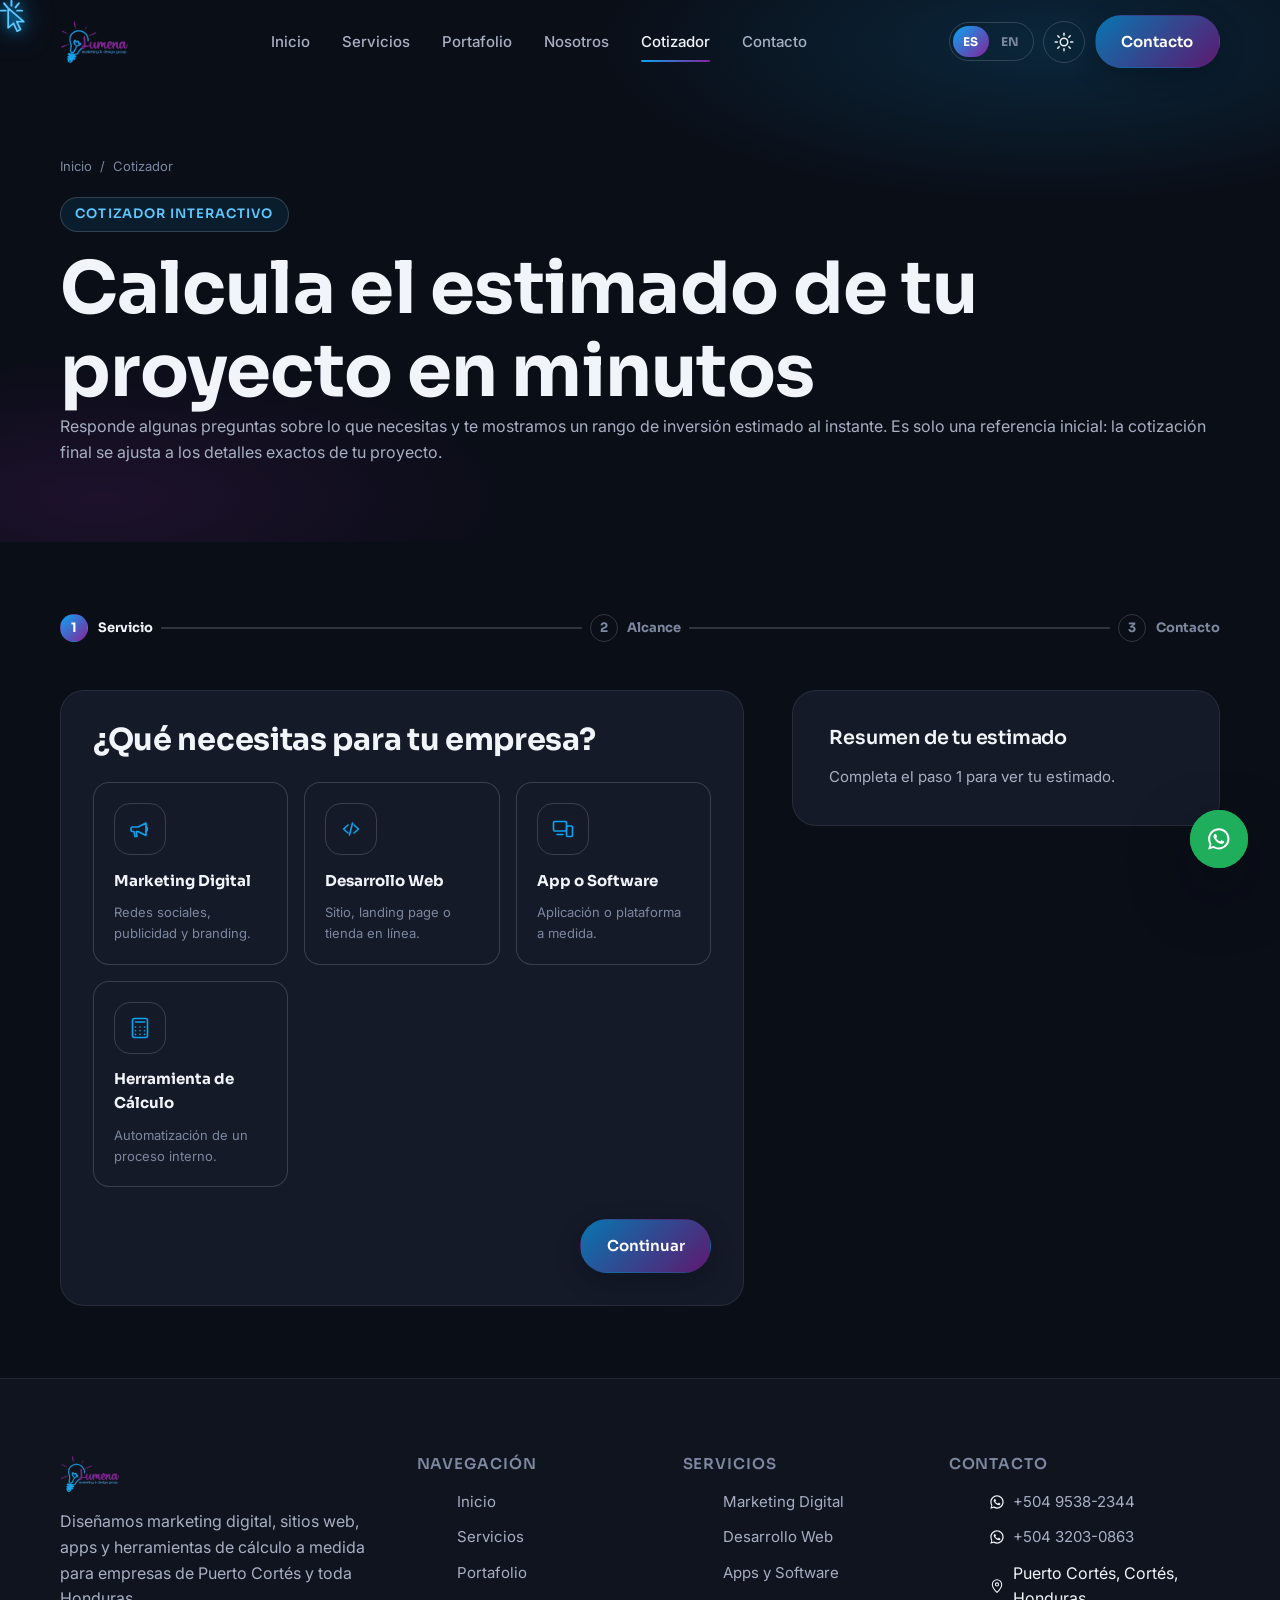
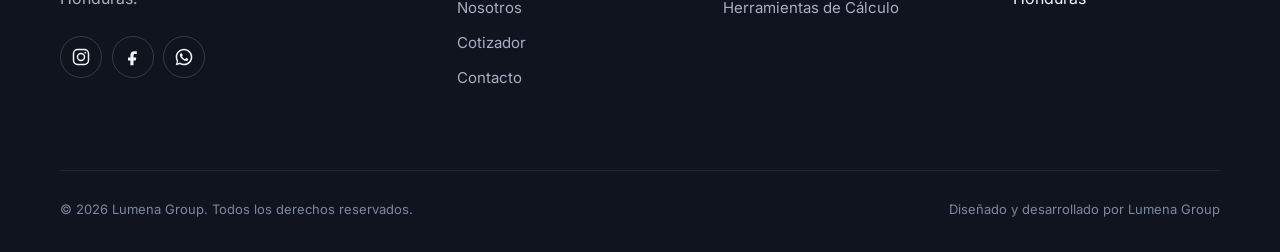
<file: cotizador.html>
<!doctype html>
<html lang="es" data-theme="dark">
<head>
<meta charset="UTF-8">
<meta name="viewport" content="width=device-width, initial-scale=1.0">
<title data-i18n="quote.title">Cotizador — Lumena Group</title>
<meta name="description" content="Calcula el estimado de tu proyecto de marketing digital, desarrollo web, app o herramienta de cálculo con Lumena Group.">
<meta name="theme-color" content="#0A0E17">
<meta property="og:type" content="website">
<meta property="og:site_name" content="Lumena Group">
<meta property="og:locale" content="es_HN">
<meta property="og:title" content="Cotizador — Lumena Group">
<meta property="og:description" content="Calcula el estimado de tu proyecto de marketing digital, desarrollo web, app o herramienta de cálculo con Lumena Group.">
<meta property="og:image" content="assets/img/og-image.png">
<meta property="og:image:width" content="1200">
<meta property="og:image:height" content="630">
<meta name="twitter:card" content="summary_large_image">
<meta name="twitter:title" content="Cotizador — Lumena Group">
<meta name="twitter:description" content="Calcula el estimado de tu proyecto de marketing digital, desarrollo web, app o herramienta de cálculo con Lumena Group.">
<meta name="twitter:image" content="assets/img/og-image.png">
<link rel="icon" type="image/png" sizes="32x32" href="assets/img/favicon-32.png">
<link rel="icon" type="image/png" sizes="192x192" href="assets/img/favicon-192.png">
<link rel="apple-touch-icon" href="assets/img/favicon-192.png">
<link rel="preconnect" href="https://fonts.googleapis.com">
<link rel="preconnect" href="https://fonts.gstatic.com" crossorigin>
<link href="https://fonts.googleapis.com/css2?family=Sora:wght@500;600;700;800&family=Inter:wght@400;500;600;700&display=swap" rel="stylesheet">
<link rel="stylesheet" href="assets/css/style.css">
<script>
(function(){
  try {
    document.documentElement.setAttribute('data-theme', localStorage.getItem('lumena_theme') || 'dark');
    document.documentElement.setAttribute('lang', localStorage.getItem('lumena_lang') || 'es');
  } catch(e) {}
})();
</script>
</head>
<body>
<svg xmlns="http://www.w3.org/2000/svg" style="position:absolute;width:0;height:0;overflow:hidden" aria-hidden="true">
<defs>

<symbol id="icon-menu" viewBox="0 0 24 24" fill="none" stroke="currentColor" stroke-width="1.75" stroke-linecap="round">
  <line x1="3" y1="6" x2="21" y2="6"/><line x1="3" y1="12" x2="21" y2="12"/><line x1="3" y1="18" x2="21" y2="18"/>
</symbol>

<symbol id="icon-close" viewBox="0 0 24 24" fill="none" stroke="currentColor" stroke-width="1.75" stroke-linecap="round">
  <line x1="5" y1="5" x2="19" y2="19"/><line x1="19" y1="5" x2="5" y2="19"/>
</symbol>

<symbol id="icon-sun" viewBox="0 0 24 24" fill="none" stroke="currentColor" stroke-width="1.75" stroke-linecap="round">
  <circle cx="12" cy="12" r="4.5"/>
  <line x1="12" y1="1.5" x2="12" y2="4"/><line x1="12" y1="20" x2="12" y2="22.5"/>
  <line x1="1.5" y1="12" x2="4" y2="12"/><line x1="20" y1="12" x2="22.5" y2="12"/>
  <line x1="4.5" y1="4.5" x2="6.2" y2="6.2"/><line x1="17.8" y1="17.8" x2="19.5" y2="19.5"/>
  <line x1="19.5" y1="4.5" x2="17.8" y2="6.2"/><line x1="6.2" y1="17.8" x2="4.5" y2="19.5"/>
</symbol>

<symbol id="icon-moon" viewBox="0 0 24 24" fill="none" stroke="currentColor" stroke-width="1.75" stroke-linecap="round" stroke-linejoin="round">
  <path d="M20 14.5A8.5 8.5 0 1 1 9.5 4 6.8 6.8 0 0 0 20 14.5Z"/>
</symbol>

<symbol id="icon-chevron-down" viewBox="0 0 24 24" fill="none" stroke="currentColor" stroke-width="1.75" stroke-linecap="round" stroke-linejoin="round">
  <polyline points="5 8 12 15 19 8"/>
</symbol>

<symbol id="icon-arrow-right" viewBox="0 0 24 24" fill="none" stroke="currentColor" stroke-width="1.75" stroke-linecap="round" stroke-linejoin="round">
  <line x1="4" y1="12" x2="19" y2="12"/><polyline points="13 6 19 12 13 18"/>
</symbol>

<symbol id="icon-check" viewBox="0 0 24 24" fill="none" stroke="currentColor" stroke-width="2" stroke-linecap="round" stroke-linejoin="round">
  <polyline points="4 12.5 9.5 18 20 6"/>
</symbol>

<symbol id="icon-check-circle" viewBox="0 0 24 24" fill="none" stroke="currentColor" stroke-width="1.75" stroke-linecap="round" stroke-linejoin="round">
  <circle cx="12" cy="12" r="9.25"/><polyline points="7.5 12.5 10.5 15.5 16.5 9"/>
</symbol>

<symbol id="icon-whatsapp" viewBox="0 0 24 24" fill="currentColor">
  <path d="M12.02 2C6.5 2 2 6.48 2 12c0 1.86.51 3.6 1.4 5.09L2 22l5.06-1.33A9.94 9.94 0 0 0 12.02 22C17.53 22 22 17.52 22 12S17.53 2 12.02 2Zm0 18.1c-1.62 0-3.14-.44-4.44-1.22l-.32-.19-3 .79.8-2.93-.21-.3A8.06 8.06 0 0 1 3.9 12c0-4.48 3.65-8.1 8.12-8.1 4.47 0 8.1 3.62 8.1 8.1 0 4.48-3.63 8.1-8.1 8.1Zm4.45-6.06c-.24-.12-1.44-.71-1.66-.79-.22-.08-.39-.12-.55.12-.16.24-.63.79-.78.95-.14.16-.29.18-.53.06-.24-.12-1.03-.38-1.96-1.21-.72-.64-1.21-1.44-1.35-1.68-.14-.24-.02-.37.11-.49.11-.11.24-.29.36-.43.12-.14.16-.24.24-.4.08-.16.04-.31-.02-.43-.06-.12-.55-1.33-.76-1.82-.2-.48-.4-.41-.55-.42h-.47c-.16 0-.43.06-.65.31-.22.24-.86.84-.86 2.05 0 1.21.88 2.38 1 2.54.12.16 1.74 2.66 4.22 3.72.59.25 1.05.4 1.41.52.59.19 1.13.16 1.56.1.48-.07 1.44-.59 1.64-1.16.2-.57.2-1.06.14-1.16-.06-.11-.22-.17-.46-.29Z"/>
</symbol>

<symbol id="icon-instagram" viewBox="0 0 24 24" fill="none" stroke="currentColor" stroke-width="1.75">
  <rect x="3" y="3" width="18" height="18" rx="5"/>
  <circle cx="12" cy="12" r="4.2"/>
  <circle cx="17.2" cy="6.8" r="1" fill="currentColor" stroke="none"/>
</symbol>

<symbol id="icon-facebook" viewBox="0 0 24 24" fill="currentColor">
  <path d="M14.5 8.5H16.5V5.2C16.16 5.15 15 5.05 13.65 5.05C10.83 5.05 8.9 6.78 8.9 9.94V12.5H6V16.15H8.9V22H12.6V16.15H15.38L15.85 12.5H12.6V10.31C12.6 9.28 12.88 8.5 14.5 8.5Z"/>
</symbol>

<symbol id="icon-megaphone" viewBox="0 0 24 24" fill="none" stroke="currentColor" stroke-width="1.6" stroke-linecap="round" stroke-linejoin="round">
  <path d="M3 11v2a1.5 1.5 0 0 0 1.5 1.5H6l1 5h2l-.6-5H10l8 4V6l-8 4H4.5A1.5 1.5 0 0 0 3 11Z"/>
  <path d="M18 9.5a3 3 0 0 1 0 5"/>
</symbol>

<symbol id="icon-code" viewBox="0 0 24 24" fill="none" stroke="currentColor" stroke-width="1.6" stroke-linecap="round" stroke-linejoin="round">
  <polyline points="9 8 4.5 12 9 16"/><polyline points="15 8 19.5 12 15 16"/><line x1="13.5" y1="6" x2="10.5" y2="18"/>
</symbol>

<symbol id="icon-devices" viewBox="0 0 24 24" fill="none" stroke="currentColor" stroke-width="1.6" stroke-linecap="round" stroke-linejoin="round">
  <rect x="2.5" y="4.5" width="13" height="9.5" rx="1.2"/>
  <line x1="6" y1="17.5" x2="12" y2="17.5"/>
  <rect x="15.5" y="9" width="6" height="10.5" rx="1.2"/>
</symbol>

<symbol id="icon-calculator" viewBox="0 0 24 24" fill="none" stroke="currentColor" stroke-width="1.6" stroke-linecap="round" stroke-linejoin="round">
  <rect x="4.5" y="2.5" width="15" height="19" rx="2"/>
  <line x1="7.5" y1="6" x2="16.5" y2="6"/>
  <line x1="7.5" y1="11" x2="7.5" y2="11.01"/><line x1="12" y1="11" x2="12" y2="11.01"/><line x1="16.5" y1="11" x2="16.5" y2="11.01"/>
  <line x1="7.5" y1="14.7" x2="7.5" y2="14.71"/><line x1="12" y1="14.7" x2="12" y2="14.71"/><line x1="16.5" y1="14.7" x2="16.5" y2="14.71"/>
  <line x1="7.5" y1="18.4" x2="7.5" y2="18.41"/><line x1="12" y1="18.4" x2="12" y2="18.41"/><line x1="16.5" y1="18.4" x2="16.5" y2="18.41"/>
</symbol>

<symbol id="icon-chart-bar" viewBox="0 0 24 24" fill="none" stroke="currentColor" stroke-width="1.6" stroke-linecap="round" stroke-linejoin="round">
  <line x1="4" y1="20" x2="20" y2="20"/>
  <rect x="6" y="13" width="3" height="7"/><rect x="10.5" y="9" width="3" height="11"/><rect x="15" y="5" width="3" height="15"/>
</symbol>

<symbol id="icon-users" viewBox="0 0 24 24" fill="none" stroke="currentColor" stroke-width="1.6" stroke-linecap="round" stroke-linejoin="round">
  <circle cx="8.5" cy="8" r="3"/><path d="M2.8 19c.6-3 3-5 5.7-5s5.1 2 5.7 5"/>
  <circle cx="16.5" cy="8.5" r="2.4"/><path d="M15.2 14.2c2 .2 3.9 1.9 4.4 4.3"/>
</symbol>

<symbol id="icon-target" viewBox="0 0 24 24" fill="none" stroke="currentColor" stroke-width="1.6" stroke-linecap="round" stroke-linejoin="round">
  <circle cx="12" cy="12" r="9"/><circle cx="12" cy="12" r="5"/><circle cx="12" cy="12" r="1" fill="currentColor" stroke="none"/>
</symbol>

<symbol id="icon-rocket" viewBox="0 0 24 24" fill="none" stroke="currentColor" stroke-width="1.6" stroke-linecap="round" stroke-linejoin="round">
  <path d="M12 2.5c3 1.3 5 4.4 5 8.4 0 2-1 4.7-2.3 6.1l-2.7 2.5-2.7-2.5C8 15.6 7 12.9 7 10.9c0-4 2-7.1 5-8.4Z"/>
  <circle cx="12" cy="10" r="1.8"/>
  <path d="M8.3 16.7 6 19.5l.6-3.6M15.7 16.7 18 19.5l-.6-3.6"/>
</symbol>

<symbol id="icon-shield-check" viewBox="0 0 24 24" fill="none" stroke="currentColor" stroke-width="1.6" stroke-linecap="round" stroke-linejoin="round">
  <path d="M12 2.8 19 5.5v6c0 4.6-2.9 8.2-7 9.7-4.1-1.5-7-5.1-7-9.7v-6Z"/>
  <polyline points="8.7 12.2 11 14.5 15.5 9.8"/>
</symbol>

<symbol id="icon-clock" viewBox="0 0 24 24" fill="none" stroke="currentColor" stroke-width="1.6" stroke-linecap="round" stroke-linejoin="round">
  <circle cx="12" cy="12" r="9"/><polyline points="12 7 12 12 16 14.5"/>
</symbol>

<symbol id="icon-map-pin" viewBox="0 0 24 24" fill="none" stroke="currentColor" stroke-width="1.6" stroke-linecap="round" stroke-linejoin="round">
  <path d="M12 21.5s7-6.4 7-11.8A7 7 0 0 0 5 9.7c0 5.4 7 11.8 7 11.8Z"/><circle cx="12" cy="9.7" r="2.4"/>
</symbol>

<symbol id="icon-mail" viewBox="0 0 24 24" fill="none" stroke="currentColor" stroke-width="1.6" stroke-linecap="round" stroke-linejoin="round">
  <rect x="2.8" y="5" width="18.4" height="14" rx="2"/><polyline points="3.5 6 12 12.5 20.5 6"/>
</symbol>

<symbol id="icon-star" viewBox="0 0 24 24" fill="currentColor">
  <path d="M12 2.8 14.6 9l6.6.5-5 4.4 1.5 6.4L12 16.9 6.3 20.3l1.5-6.4-5-4.4L9.4 9Z"/>
</symbol>

<symbol id="icon-quote" viewBox="0 0 24 24" fill="currentColor">
  <path d="M4 8.4C4 6 5.9 4 8.4 4v2.3c-1.2 0-2.1 1-2.1 2.1v.4h2.1V15H4V8.4Zm9.6 0c0-2.4 1.9-4.4 4.4-4.4v2.3c-1.2 0-2.1 1-2.1 2.1v.4h2.1V15h-4.4V8.4Z"/>
</symbol>

<symbol id="icon-layers" viewBox="0 0 24 24" fill="none" stroke="currentColor" stroke-width="1.6" stroke-linecap="round" stroke-linejoin="round">
  <polygon points="12 3 21 8 12 13 3 8"/><polyline points="3 13 12 18 21 13"/><polyline points="3 17.5 12 22.5 21 17.5"/>
</symbol>

<symbol id="icon-briefcase" viewBox="0 0 24 24" fill="none" stroke="currentColor" stroke-width="1.6" stroke-linecap="round" stroke-linejoin="round">
  <rect x="2.8" y="7.5" width="18.4" height="12" rx="2"/><path d="M8.5 7.5V5.8A1.8 1.8 0 0 1 10.3 4h3.4a1.8 1.8 0 0 1 1.8 1.8V7.5"/><line x1="2.8" y1="12.5" x2="21.2" y2="12.5"/>
</symbol>

<symbol id="icon-gauge" viewBox="0 0 24 24" fill="none" stroke="currentColor" stroke-width="1.6" stroke-linecap="round" stroke-linejoin="round">
  <path d="M3.5 15.5a8.5 8.5 0 1 1 17 0"/><line x1="12" y1="15.5" x2="15.5" y2="10.5"/><line x1="3.5" y1="15.5" x2="5" y2="15.5"/><line x1="19" y1="15.5" x2="20.5" y2="15.5"/>
</symbol>

<symbol id="icon-database" viewBox="0 0 24 24" fill="none" stroke="currentColor" stroke-width="1.6" stroke-linecap="round" stroke-linejoin="round">
  <ellipse cx="12" cy="5.5" rx="7.5" ry="2.8"/>
  <path d="M4.5 5.5V18c0 1.5 3.4 2.8 7.5 2.8s7.5-1.3 7.5-2.8V5.5"/>
  <path d="M4.5 11.8c0 1.5 3.4 2.8 7.5 2.8s7.5-1.3 7.5-2.8"/>
</symbol>

<symbol id="icon-file-check" viewBox="0 0 24 24" fill="none" stroke="currentColor" stroke-width="1.6" stroke-linecap="round" stroke-linejoin="round">
  <path d="M6.5 2.8h7l4 4v13.4a1 1 0 0 1-1 1h-10a1 1 0 0 1-1-1V3.8a1 1 0 0 1 1-1Z"/>
  <polyline points="13.5 2.8 13.5 6.8 17.5 6.8"/>
  <polyline points="8.8 14 10.8 16 15.2 11.3"/>
</symbol>

<symbol id="icon-coins" viewBox="0 0 24 24" fill="none" stroke="currentColor" stroke-width="1.6" stroke-linecap="round" stroke-linejoin="round">
  <ellipse cx="9" cy="7" rx="6" ry="3.2"/>
  <path d="M3 7v4.5c0 1.8 2.7 3.2 6 3.2s6-1.4 6-3.2V7"/>
  <path d="M3 11.5V16c0 1.8 2.7 3.2 6 3.2 1 0 1.9-.1 2.8-.4"/>
  <path d="M13.5 12.3c.7-.3 1.6-.4 2.5-.4 3.3 0 6 1.4 6 3.2s-2.7 3.2-6 3.2-6-1.4-6-3.2"/>
</symbol>

<symbol id="icon-globe" viewBox="0 0 24 24" fill="none" stroke="currentColor" stroke-width="1.6" stroke-linecap="round" stroke-linejoin="round">
  <circle cx="12" cy="12" r="9"/><line x1="3" y1="12" x2="21" y2="12"/>
  <path d="M12 3c2.5 2.4 4 5.6 4 9s-1.5 6.6-4 9c-2.5-2.4-4-5.6-4-9s1.5-6.6 4-9Z"/>
</symbol>

<symbol id="icon-drone" viewBox="0 0 24 24" fill="none" stroke="currentColor" stroke-width="1.6" stroke-linecap="round" stroke-linejoin="round">
  <rect x="9.5" y="9.5" width="5" height="5" rx="1"/>
  <line x1="9.5" y1="9.5" x2="4.5" y2="4.5"/><line x1="14.5" y1="9.5" x2="19.5" y2="4.5"/>
  <line x1="9.5" y1="14.5" x2="4.5" y2="19.5"/><line x1="14.5" y1="14.5" x2="19.5" y2="19.5"/>
  <circle cx="4.5" cy="4.5" r="2"/><circle cx="19.5" cy="4.5" r="2"/><circle cx="4.5" cy="19.5" r="2"/><circle cx="19.5" cy="19.5" r="2"/>
</symbol>

<symbol id="icon-heart-pulse" viewBox="0 0 24 24" fill="none" stroke="currentColor" stroke-width="1.6" stroke-linecap="round" stroke-linejoin="round">
  <path d="M12 20.2s-7.4-4.6-9.7-9.3C.9 7.3 2.6 4 6 4c2 0 3.4 1.1 4.2 2.3.4.6 1.2.6 1.6 0C12.6 5.1 14 4 16 4c3.4 0 5.1 3.3 3.7 6.9-.4 1-1 2-1.7 2.9h-3.2l-1.4-2.4-2 3.6-1.2-1.9H6.6"/>
</symbol>

</defs>
</svg>

<a href="#main" class="skip-link" data-i18n="a11y.skip">Saltar al contenido principal</a>

<header class="navbar" id="navbar">
  <div class="container">
    <a href="./" class="brand" aria-label="Lumena Group">
      <img src="assets/img/logo-lumena-transparent.png" alt="Lumena Group" width="70" height="44" style="height:44px;width:auto">
    </a>
    <nav class="nav-links" aria-label="Principal">
      <a href="./" data-i18n="nav.home">Inicio</a>
      <a href="servicios.html" data-i18n="nav.services">Servicios</a>
      <a href="portafolio.html" data-i18n="nav.portfolio">Portafolio</a>
      <a href="nosotros.html" data-i18n="nav.about">Nosotros</a>
      <a href="cotizador.html" data-i18n="nav.quote">Cotizador</a>
      <a href="contacto.html" data-i18n="nav.contact">Contacto</a>
    </nav>
    <div class="nav-actions">
      <div class="lang-toggle" role="group" aria-label="Idioma / Language">
        <button type="button" data-lang="es">ES</button>
        <button type="button" data-lang="en">EN</button>
      </div>
      <button type="button" class="icon-btn theme-toggle" aria-label="Cambiar tema / Toggle theme">
        <svg class="icon"><use href="#icon-sun"></use></svg>
      </button>
      <a href="contacto.html" class="btn btn-primary desktop-only" data-i18n="nav.contact">Contacto</a>
      <button type="button" class="nav-toggle" aria-label="Abrir menú" aria-expanded="false">
        <svg class="icon"><use href="#icon-menu"></use></svg>
      </button>
    </div>
  </div>
</header>

<div class="mobile-panel">
  <a href="./" data-i18n="nav.home">Inicio</a>
  <a href="servicios.html" data-i18n="nav.services">Servicios</a>
  <a href="portafolio.html" data-i18n="nav.portfolio">Portafolio</a>
  <a href="nosotros.html" data-i18n="nav.about">Nosotros</a>
  <a href="cotizador.html" data-i18n="nav.quote">Cotizador</a>
  <a href="contacto.html" data-i18n="nav.contact">Contacto</a>
  <a href="contacto.html" class="btn btn-primary btn-block" data-i18n="nav.contact">Contacto</a>
</div>

<main id="main">

  <section class="page-hero">
    <div class="hero-bg" aria-hidden="true"></div>
    <div class="container">
      <div class="breadcrumb reveal">
        <a href="./" data-i18n="nav.home">Inicio</a> <span>/</span> <span data-i18n="nav.quote">Cotizador</span>
      </div>
      <span class="eyebrow reveal" data-i18n="quote.hero.eyebrow">Cotizador interactivo</span>
      <h1 class="reveal-clip" style="margin-top:1rem;max-width:20ch" data-i18n="quote.hero.title">Calcula el estimado de tu proyecto en minutos</h1>
      <p class="lede reveal" data-i18n="quote.hero.lede">Responde algunas preguntas sobre lo que necesitas y te mostramos un rango de inversión estimado al instante. Es solo una referencia inicial: la cotización final se ajusta a los detalles exactos de tu proyecto.</p>
    </div>
  </section>

  <section class="section-tight">
    <div class="container">

      <div class="quote-steps reveal">
        <div class="quote-step-dot active" data-step="1"><span class="num">1</span><span data-i18n="quote.step1.label">Servicio</span></div>
        <div class="quote-step-line"></div>
        <div class="quote-step-dot" data-step="2"><span class="num">2</span><span data-i18n="quote.step2.label">Alcance</span></div>
        <div class="quote-step-line"></div>
        <div class="quote-step-dot" data-step="3"><span class="num">3</span><span data-i18n="quote.step3.label">Contacto</span></div>
      </div>

      <div class="quote-layout">
        <form data-quote-form novalidate>

          <!-- ============ STEP 1: SERVICE ============ -->
          <div class="quote-panel is-active" data-step="1">
            <div class="card reveal">
              <h3 data-i18n="quote.s1.title">¿Qué necesitas para tu empresa?</h3>
              <div class="option-grid" data-field="service" style="margin-top:1.5rem">
                <label class="option-card">
                  <input type="radio" name="service" value="marketing">
                  <svg class="icon check"><use href="#icon-check-circle"></use></svg>
                  <div class="icon-tile outline" style="margin-bottom:.25rem"><svg class="icon"><use href="#icon-megaphone"></use></svg></div>
                  <b data-i18n="quote.s1.marketing.title">Marketing Digital</b>
                  <span data-i18n="quote.s1.marketing.desc">Redes sociales, publicidad y branding.</span>
                </label>
                <label class="option-card">
                  <input type="radio" name="service" value="web">
                  <svg class="icon check"><use href="#icon-check-circle"></use></svg>
                  <div class="icon-tile outline" style="margin-bottom:.25rem"><svg class="icon"><use href="#icon-code"></use></svg></div>
                  <b data-i18n="quote.s1.web.title">Desarrollo Web</b>
                  <span data-i18n="quote.s1.web.desc">Sitio, landing page o tienda en línea.</span>
                </label>
                <label class="option-card">
                  <input type="radio" name="service" value="apps">
                  <svg class="icon check"><use href="#icon-check-circle"></use></svg>
                  <div class="icon-tile outline" style="margin-bottom:.25rem"><svg class="icon"><use href="#icon-devices"></use></svg></div>
                  <b data-i18n="quote.s1.apps.title">App o Software</b>
                  <span data-i18n="quote.s1.apps.desc">Aplicación o plataforma a medida.</span>
                </label>
                <label class="option-card">
                  <input type="radio" name="service" value="tools">
                  <svg class="icon check"><use href="#icon-check-circle"></use></svg>
                  <div class="icon-tile outline" style="margin-bottom:.25rem"><svg class="icon"><use href="#icon-calculator"></use></svg></div>
                  <b data-i18n="quote.s1.tools.title">Herramienta de Cálculo</b>
                  <span data-i18n="quote.s1.tools.desc">Automatización de un proceso interno.</span>
                </label>
              </div>
              <div style="display:flex;justify-content:flex-end;margin-top:2rem">
                <button type="button" class="btn btn-primary" data-step-next data-i18n="quote.s1.next">Continuar</button>
              </div>
            </div>
          </div>

          <!-- ============ STEP 2: SCOPE ============ -->
          <div class="quote-panel" data-step="2">
            <div class="card reveal">
              <h3 data-i18n="quote.s2.title">Cuéntanos el alcance</h3>

              <p class="form-field label" style="margin-top:1.5rem;margin-bottom:.5rem;font-weight:600" data-i18n="quote.s2.scope.label">Tamaño del proyecto</p>
              <div class="option-grid" style="grid-template-columns:repeat(3,1fr)">
                <label class="option-card">
                  <input type="radio" name="scope" value="basic">
                  <svg class="icon check"><use href="#icon-check-circle"></use></svg>
                  <b data-i18n="quote.s2.scope.basic">Esencial</b>
                </label>
                <label class="option-card">
                  <input type="radio" name="scope" value="standard" checked>
                  <svg class="icon check"><use href="#icon-check-circle"></use></svg>
                  <b data-i18n="quote.s2.scope.standard">Estándar</b>
                </label>
                <label class="option-card">
                  <input type="radio" name="scope" value="advanced">
                  <svg class="icon check"><use href="#icon-check-circle"></use></svg>
                  <b data-i18n="quote.s2.scope.advanced">Avanzado</b>
                </label>
              </div>

              <div class="range-field" data-field="pages" style="margin-top:2rem">
                <label for="pagesRange" data-i18n="quote.s2.pages.label" style="font-weight:600;font-size:var(--fs-sm)">Número de páginas o módulos aproximado</label>
                <input id="pagesRange" type="range" min="1" max="30" value="5">
                <div class="range-value"><span>1</span><b><span data-pages-value>5</span></b><span>30</span></div>
              </div>

              <p class="form-field label" style="margin-top:2rem;margin-bottom:.5rem;font-weight:600" data-i18n="quote.s2.integrations.label">¿Necesitas integraciones? (pagos, WhatsApp, sistemas existentes)</p>
              <div class="option-grid" style="grid-template-columns:repeat(2,1fr)">
                <label class="option-card">
                  <input type="radio" name="integrations" value="yes">
                  <svg class="icon check"><use href="#icon-check-circle"></use></svg>
                  <b data-i18n="quote.s2.integrations.yes">Sí</b>
                </label>
                <label class="option-card">
                  <input type="radio" name="integrations" value="no">
                  <svg class="icon check"><use href="#icon-check-circle"></use></svg>
                  <b data-i18n="quote.s2.integrations.no">No</b>
                </label>
              </div>

              <p class="form-field label" style="margin-top:2rem;margin-bottom:.5rem;font-weight:600" data-i18n="quote.s2.timeline.label">¿Cuándo te gustaría lanzar?</p>
              <div class="option-grid" style="grid-template-columns:repeat(2,1fr)">
                <label class="option-card">
                  <input type="radio" name="timeline" value="normal" checked>
                  <svg class="icon check"><use href="#icon-check-circle"></use></svg>
                  <b data-i18n="quote.s2.timeline.normal">Tiempo normal</b>
                </label>
                <label class="option-card">
                  <input type="radio" name="timeline" value="urgent">
                  <svg class="icon check"><use href="#icon-check-circle"></use></svg>
                  <b data-i18n="quote.s2.timeline.urgent">Es urgente</b>
                </label>
              </div>

              <div style="display:flex;justify-content:space-between;margin-top:2rem">
                <button type="button" class="btn btn-ghost" data-step-back data-i18n="quote.s2.back">Atrás</button>
                <button type="button" class="btn btn-primary" data-step-next data-i18n="quote.s2.next">Continuar</button>
              </div>
            </div>
          </div>

          <!-- ============ STEP 3: CONTACT ============ -->
          <div class="quote-panel" data-step="3">
            <div class="card reveal">
              <h3 data-i18n="quote.s3.title">¿Dónde te enviamos la propuesta?</h3>

              <div class="form-row" style="margin-top:1.5rem">
                <div class="form-field" data-field="name">
                  <label for="qName" data-i18n="quote.s3.name">Nombre completo <span class="required-mark">*</span></label>
                  <input id="qName" type="text" name="name" autocomplete="name" required>
                  <span class="error-msg" data-i18n="contact.form.required">Este campo es obligatorio.</span>
                </div>
                <div class="form-field">
                  <label for="qCompany" data-i18n="quote.s3.company">Empresa</label>
                  <input id="qCompany" type="text" name="company" autocomplete="organization">
                </div>
              </div>
              <div class="form-row">
                <div class="form-field" data-field="email">
                  <label for="qEmail" data-i18n="quote.s3.email">Correo electrónico</label>
                  <input id="qEmail" type="email" name="email" autocomplete="email">
                  <span class="error-msg" data-i18n="contact.form.invalid.email">Ingresa un correo electrónico válido.</span>
                </div>
                <div class="form-field" data-field="phone">
                  <label for="qPhone" data-i18n="quote.s3.phone">WhatsApp <span class="required-mark">*</span></label>
                  <input id="qPhone" type="tel" name="phone" autocomplete="tel" required>
                  <span class="error-msg" data-i18n="contact.form.required">Este campo es obligatorio.</span>
                </div>
              </div>
              <div class="form-field">
                <label for="qNotes" data-i18n="quote.s3.notes">Detalles adicionales (opcional)</label>
                <textarea id="qNotes" name="notes"></textarea>
              </div>

              <div style="display:flex;justify-content:space-between;margin-top:1rem">
                <button type="button" class="btn btn-ghost" data-step-back data-i18n="quote.s3.back">Atrás</button>
                <button type="submit" class="btn btn-whatsapp">
                  <svg class="icon"><use href="#icon-whatsapp"></use></svg>
                  <span data-i18n="quote.s3.submit">Enviar por WhatsApp</span>
                </button>
              </div>

              <div class="badge-pill success" data-quote-success style="display:none;margin-top:1.25rem">
                <svg class="icon"><use href="#icon-check-circle"></use></svg>
                <span data-i18n="contact.form.success">¡Listo! Abrimos WhatsApp con tu mensaje para que lo envíes.</span>
              </div>
            </div>
          </div>

        </form>

        <aside class="quote-summary reveal">
          <h4 data-i18n="quote.summary.title">Resumen de tu estimado</h4>

          <p data-summary-empty data-i18n="quote.summary.empty" style="margin-top:1rem;font-size:var(--fs-sm)">Completa el paso 1 para ver tu estimado.</p>

          <div data-summary-filled style="display:none">
            <div class="quote-summary-line"><span data-i18n="quote.summary.service">Servicio</span><b data-summary-service></b></div>
            <div class="quote-summary-line"><span data-i18n="quote.summary.scope">Tamaño</span><b data-summary-scope></b></div>
            <div class="quote-summary-line"><span data-i18n="quote.summary.pages">Páginas / módulos</span><b data-summary-pages></b></div>
            <div class="quote-summary-line"><span data-i18n="quote.summary.integrations">Integraciones</span><b data-summary-integrations></b></div>
            <div class="quote-summary-line"><span data-i18n="quote.summary.timeline">Tiempo de entrega</span><b data-summary-timeline></b></div>
            <div class="quote-total">
              <span data-i18n="quote.summary.total" style="font-size:var(--fs-xs);color:var(--text-muted);text-transform:uppercase;letter-spacing:.06em">Inversión estimada</span>
              <div class="amount text-gradient" data-summary-total>—</div>
              <p style="font-size:var(--fs-xs);margin-top:.75rem" data-i18n="quote.summary.disclaimer">Rango referencial en Lempiras (HNL). El monto final se define tras una llamada de descubrimiento.</p>
            </div>
          </div>
        </aside>
      </div>

    </div>
  </section>

</main>

<footer class="site-footer">
  <div class="container">
    <div class="footer-grid">
      <div class="footer-brand">
        <a href="./" class="brand" aria-label="Lumena Group">
          <img src="assets/img/logo-lumena-transparent.png" alt="Lumena Group" style="height:38px;width:auto">
        </a>
        <p data-i18n="footer.tagline">Diseñamos marketing digital, sitios web, apps y herramientas de cálculo a medida para empresas de Puerto Cortés y toda Honduras.</p>
        <div class="social-row">
          <a class="icon-btn" href="https://www.instagram.com/lumenamkt/" target="_blank" rel="noopener" aria-label="Instagram">
            <svg class="icon"><use href="#icon-instagram"></use></svg>
          </a>
          <a class="icon-btn" href="https://www.facebook.com/share/1AxKSv87Qi/?mibextid=wwXIfr" target="_blank" rel="noopener" aria-label="Facebook">
            <svg class="icon"><use href="#icon-facebook"></use></svg>
          </a>
          <a class="icon-btn" href="https://wa.me/50495382344" target="_blank" rel="noopener" aria-label="WhatsApp">
            <svg class="icon"><use href="#icon-whatsapp"></use></svg>
          </a>
        </div>
      </div>
      <div class="footer-col">
        <h4 data-i18n="footer.nav.title">Navegación</h4>
        <ul>
          <li><a href="./" data-i18n="nav.home">Inicio</a></li>
          <li><a href="servicios.html" data-i18n="nav.services">Servicios</a></li>
          <li><a href="portafolio.html" data-i18n="nav.portfolio">Portafolio</a></li>
          <li><a href="nosotros.html" data-i18n="nav.about">Nosotros</a></li>
          <li><a href="cotizador.html" data-i18n="nav.quote">Cotizador</a></li>
          <li><a href="contacto.html" data-i18n="nav.contact">Contacto</a></li>
        </ul>
      </div>
      <div class="footer-col">
        <h4 data-i18n="footer.services.title">Servicios</h4>
        <ul>
          <li><a href="servicios.html#marketing" data-i18n="footer.services.marketing">Marketing Digital</a></li>
          <li><a href="servicios.html#web" data-i18n="footer.services.web">Desarrollo Web</a></li>
          <li><a href="servicios.html#apps" data-i18n="footer.services.apps">Apps y Software</a></li>
          <li><a href="servicios.html#herramientas" data-i18n="footer.services.tools">Herramientas de Cálculo</a></li>
        </ul>
      </div>
      <div class="footer-col">
        <h4 data-i18n="footer.contact.title">Contacto</h4>
        <ul>
          <li><svg class="icon" style="width:1rem;height:1rem"><use href="#icon-whatsapp"></use></svg><a href="https://wa.me/50495382344" target="_blank" rel="noopener">+504 9538-2344</a></li>
          <li><svg class="icon" style="width:1rem;height:1rem"><use href="#icon-whatsapp"></use></svg><a href="https://wa.me/50432030863" target="_blank" rel="noopener">+504 3203-0863</a></li>
          <li><svg class="icon" style="width:1rem;height:1rem"><use href="#icon-map-pin"></use></svg><span data-i18n="footer.contact.location">Puerto Cortés, Cortés, Honduras</span></li>
        </ul>
      </div>
    </div>
    <div class="footer-bottom">
      <span>&copy; <span class="current-year"></span> Lumena Group. <span data-i18n="footer.rights">Todos los derechos reservados.</span></span>
      <span data-i18n="footer.madeby">Diseñado y desarrollado por Lumena Group</span>
    </div>
  </div>
</footer>

<a href="https://wa.me/50495382344" class="wa-float" target="_blank" rel="noopener" data-i18n-aria="wa.float.label" aria-label="Escríbenos por WhatsApp">
  <svg class="icon"><use href="#icon-whatsapp"></use></svg>
</a>

<script src="assets/js/i18n.js" defer></script>
<script src="assets/js/main.js" defer></script>
<script src="assets/js/cursor.js" defer></script>
<script src="assets/js/calculator.js" defer></script>
</body>
</html>
</file>
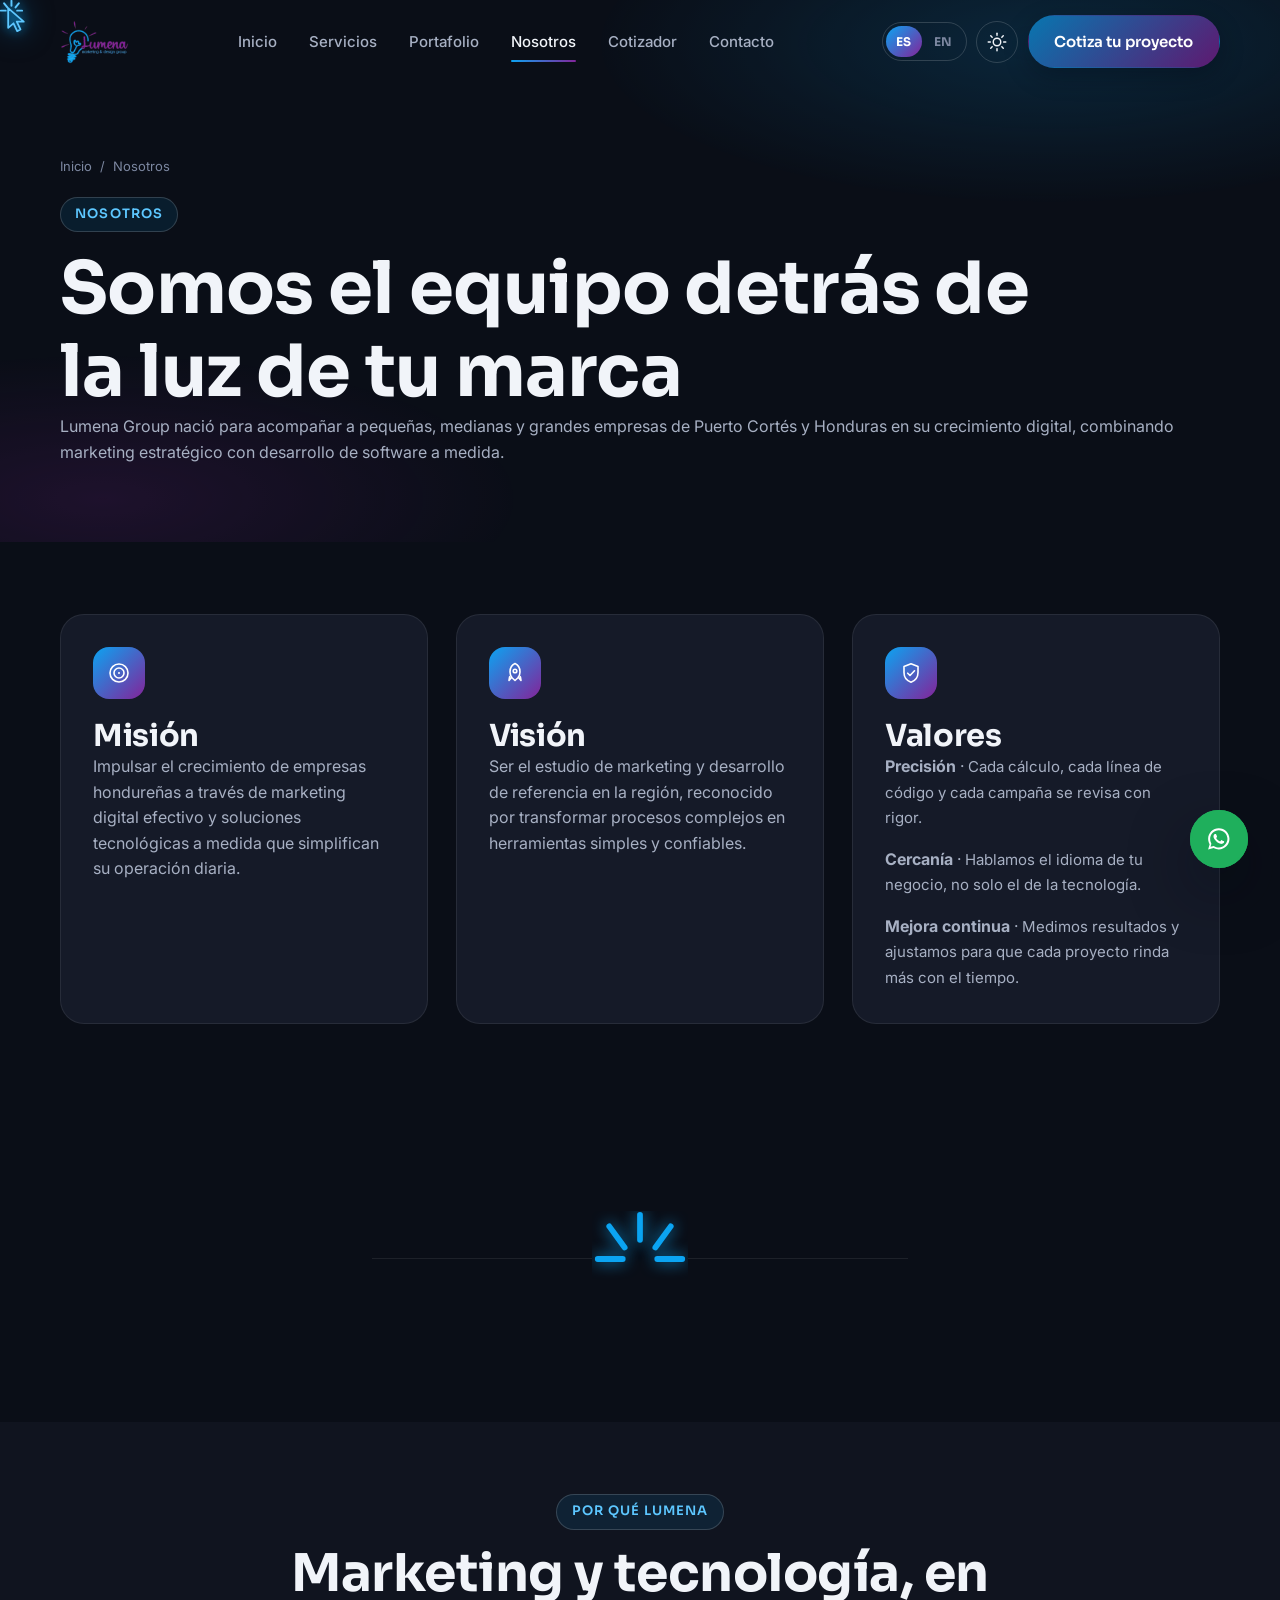
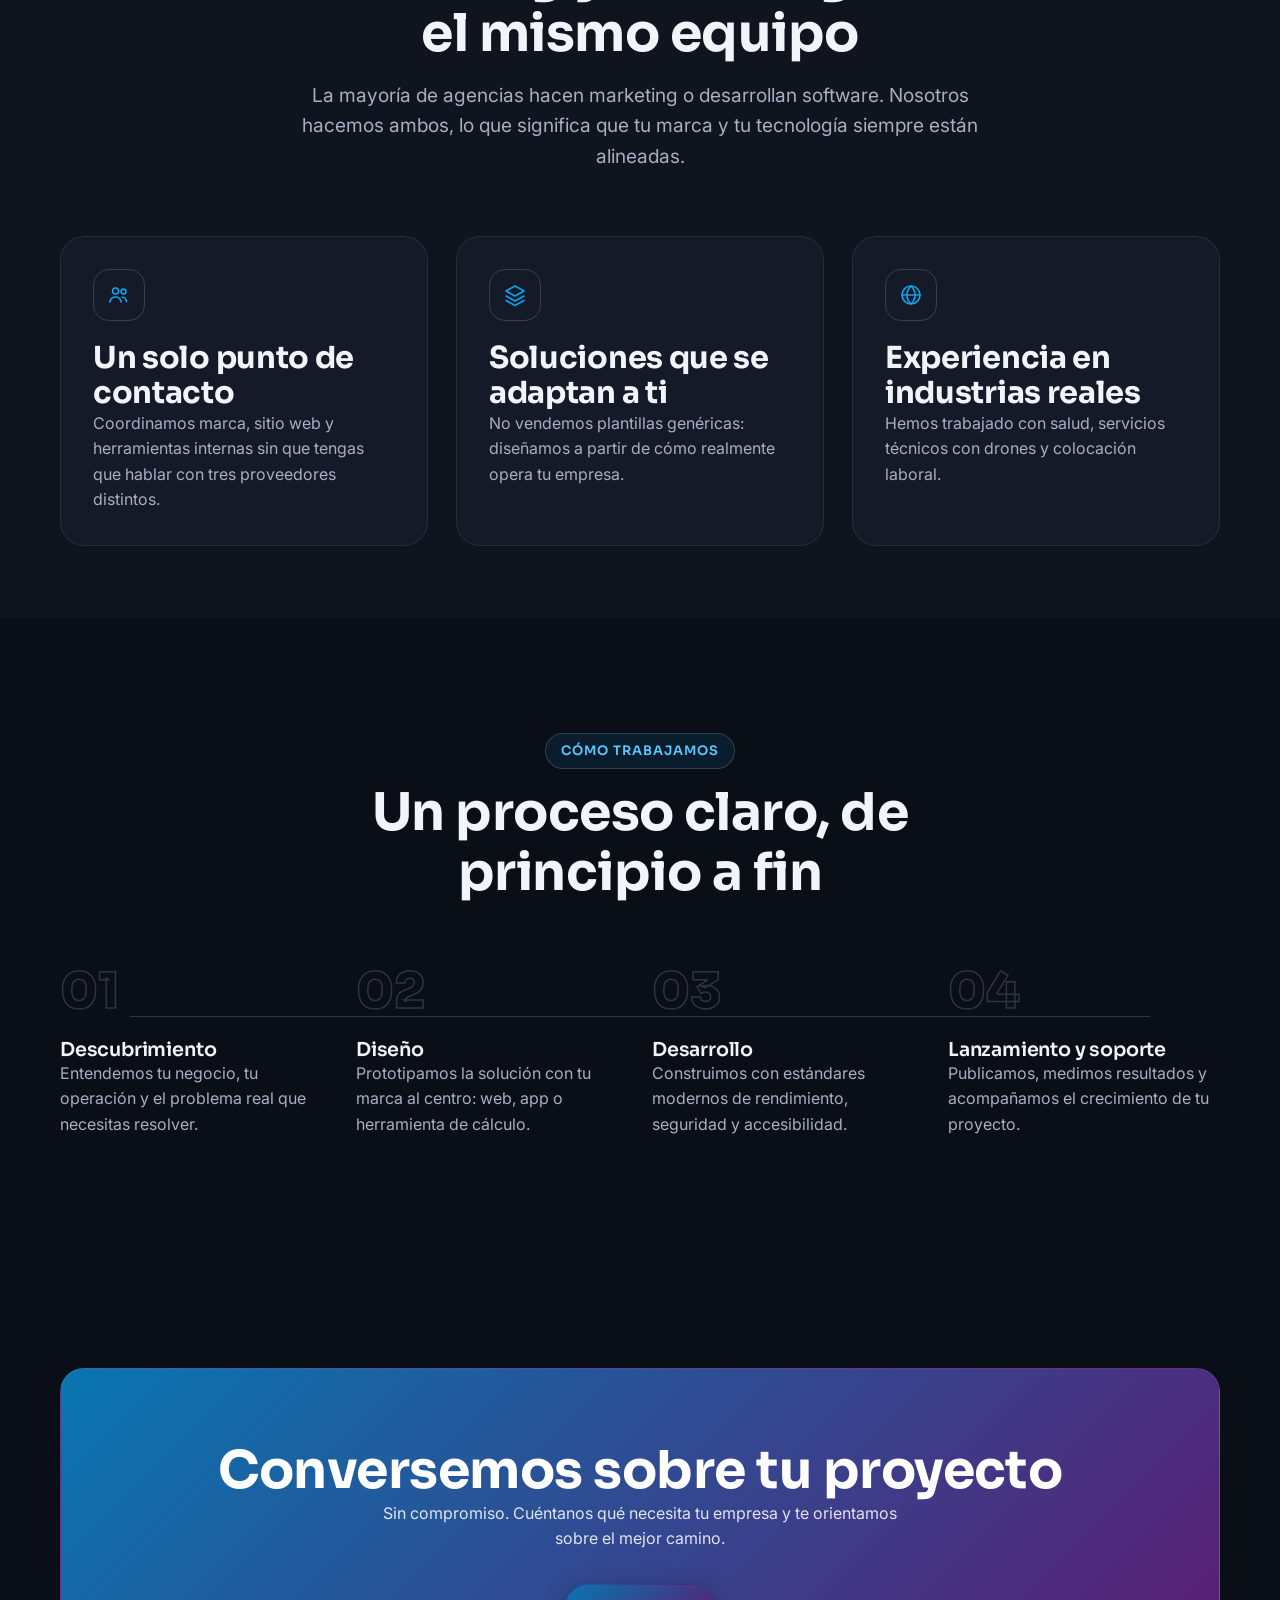
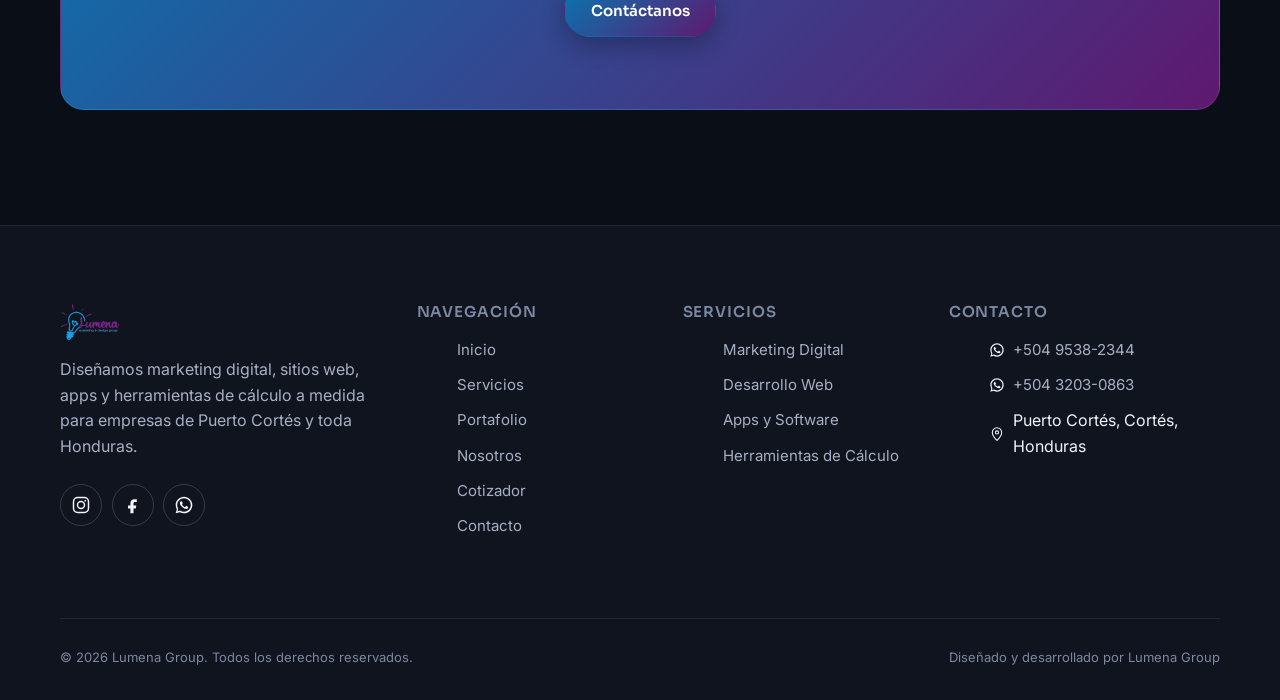
<file: nosotros.html>
<!doctype html>
<html lang="es" data-theme="dark">
<head>
<meta charset="UTF-8">
<meta name="viewport" content="width=device-width, initial-scale=1.0">
<title data-i18n="about.title">Nosotros — Lumena Group</title>
<meta name="description" content="Conoce a Lumena Group: misión, visión, valores y por qué combinamos marketing digital con desarrollo de software a medida en Puerto Cortés, Honduras.">
<meta name="theme-color" content="#0A0E17">
<meta property="og:type" content="website">
<meta property="og:site_name" content="Lumena Group">
<meta property="og:locale" content="es_HN">
<meta property="og:title" content="Nosotros — Lumena Group">
<meta property="og:description" content="Conoce a Lumena Group: misión, visión, valores y por qué combinamos marketing digital con desarrollo de software a medida en Puerto Cortés, Honduras.">
<meta property="og:image" content="assets/img/og-image.png">
<meta property="og:image:width" content="1200">
<meta property="og:image:height" content="630">
<meta name="twitter:card" content="summary_large_image">
<meta name="twitter:title" content="Nosotros — Lumena Group">
<meta name="twitter:description" content="Conoce a Lumena Group: misión, visión, valores y por qué combinamos marketing digital con desarrollo de software a medida en Puerto Cortés, Honduras.">
<meta name="twitter:image" content="assets/img/og-image.png">
<link rel="icon" type="image/png" sizes="32x32" href="assets/img/favicon-32.png">
<link rel="icon" type="image/png" sizes="192x192" href="assets/img/favicon-192.png">
<link rel="apple-touch-icon" href="assets/img/favicon-192.png">
<link rel="preconnect" href="https://fonts.googleapis.com">
<link rel="preconnect" href="https://fonts.gstatic.com" crossorigin>
<link href="https://fonts.googleapis.com/css2?family=Sora:wght@500;600;700;800&family=Inter:wght@400;500;600;700&display=swap" rel="stylesheet">
<link rel="stylesheet" href="assets/css/style.css">
<script>
(function(){
  try {
    document.documentElement.setAttribute('data-theme', localStorage.getItem('lumena_theme') || 'dark');
    document.documentElement.setAttribute('lang', localStorage.getItem('lumena_lang') || 'es');
  } catch(e) {}
})();
</script>
</head>
<body>
<svg xmlns="http://www.w3.org/2000/svg" style="position:absolute;width:0;height:0;overflow:hidden" aria-hidden="true">
<defs>

<symbol id="icon-menu" viewBox="0 0 24 24" fill="none" stroke="currentColor" stroke-width="1.75" stroke-linecap="round">
  <line x1="3" y1="6" x2="21" y2="6"/><line x1="3" y1="12" x2="21" y2="12"/><line x1="3" y1="18" x2="21" y2="18"/>
</symbol>

<symbol id="icon-close" viewBox="0 0 24 24" fill="none" stroke="currentColor" stroke-width="1.75" stroke-linecap="round">
  <line x1="5" y1="5" x2="19" y2="19"/><line x1="19" y1="5" x2="5" y2="19"/>
</symbol>

<symbol id="icon-sun" viewBox="0 0 24 24" fill="none" stroke="currentColor" stroke-width="1.75" stroke-linecap="round">
  <circle cx="12" cy="12" r="4.5"/>
  <line x1="12" y1="1.5" x2="12" y2="4"/><line x1="12" y1="20" x2="12" y2="22.5"/>
  <line x1="1.5" y1="12" x2="4" y2="12"/><line x1="20" y1="12" x2="22.5" y2="12"/>
  <line x1="4.5" y1="4.5" x2="6.2" y2="6.2"/><line x1="17.8" y1="17.8" x2="19.5" y2="19.5"/>
  <line x1="19.5" y1="4.5" x2="17.8" y2="6.2"/><line x1="6.2" y1="17.8" x2="4.5" y2="19.5"/>
</symbol>

<symbol id="icon-moon" viewBox="0 0 24 24" fill="none" stroke="currentColor" stroke-width="1.75" stroke-linecap="round" stroke-linejoin="round">
  <path d="M20 14.5A8.5 8.5 0 1 1 9.5 4 6.8 6.8 0 0 0 20 14.5Z"/>
</symbol>

<symbol id="icon-chevron-down" viewBox="0 0 24 24" fill="none" stroke="currentColor" stroke-width="1.75" stroke-linecap="round" stroke-linejoin="round">
  <polyline points="5 8 12 15 19 8"/>
</symbol>

<symbol id="icon-arrow-right" viewBox="0 0 24 24" fill="none" stroke="currentColor" stroke-width="1.75" stroke-linecap="round" stroke-linejoin="round">
  <line x1="4" y1="12" x2="19" y2="12"/><polyline points="13 6 19 12 13 18"/>
</symbol>

<symbol id="icon-check" viewBox="0 0 24 24" fill="none" stroke="currentColor" stroke-width="2" stroke-linecap="round" stroke-linejoin="round">
  <polyline points="4 12.5 9.5 18 20 6"/>
</symbol>

<symbol id="icon-check-circle" viewBox="0 0 24 24" fill="none" stroke="currentColor" stroke-width="1.75" stroke-linecap="round" stroke-linejoin="round">
  <circle cx="12" cy="12" r="9.25"/><polyline points="7.5 12.5 10.5 15.5 16.5 9"/>
</symbol>

<symbol id="icon-whatsapp" viewBox="0 0 24 24" fill="currentColor">
  <path d="M12.02 2C6.5 2 2 6.48 2 12c0 1.86.51 3.6 1.4 5.09L2 22l5.06-1.33A9.94 9.94 0 0 0 12.02 22C17.53 22 22 17.52 22 12S17.53 2 12.02 2Zm0 18.1c-1.62 0-3.14-.44-4.44-1.22l-.32-.19-3 .79.8-2.93-.21-.3A8.06 8.06 0 0 1 3.9 12c0-4.48 3.65-8.1 8.12-8.1 4.47 0 8.1 3.62 8.1 8.1 0 4.48-3.63 8.1-8.1 8.1Zm4.45-6.06c-.24-.12-1.44-.71-1.66-.79-.22-.08-.39-.12-.55.12-.16.24-.63.79-.78.95-.14.16-.29.18-.53.06-.24-.12-1.03-.38-1.96-1.21-.72-.64-1.21-1.44-1.35-1.68-.14-.24-.02-.37.11-.49.11-.11.24-.29.36-.43.12-.14.16-.24.24-.4.08-.16.04-.31-.02-.43-.06-.12-.55-1.33-.76-1.82-.2-.48-.4-.41-.55-.42h-.47c-.16 0-.43.06-.65.31-.22.24-.86.84-.86 2.05 0 1.21.88 2.38 1 2.54.12.16 1.74 2.66 4.22 3.72.59.25 1.05.4 1.41.52.59.19 1.13.16 1.56.1.48-.07 1.44-.59 1.64-1.16.2-.57.2-1.06.14-1.16-.06-.11-.22-.17-.46-.29Z"/>
</symbol>

<symbol id="icon-instagram" viewBox="0 0 24 24" fill="none" stroke="currentColor" stroke-width="1.75">
  <rect x="3" y="3" width="18" height="18" rx="5"/>
  <circle cx="12" cy="12" r="4.2"/>
  <circle cx="17.2" cy="6.8" r="1" fill="currentColor" stroke="none"/>
</symbol>

<symbol id="icon-facebook" viewBox="0 0 24 24" fill="currentColor">
  <path d="M14.5 8.5H16.5V5.2C16.16 5.15 15 5.05 13.65 5.05C10.83 5.05 8.9 6.78 8.9 9.94V12.5H6V16.15H8.9V22H12.6V16.15H15.38L15.85 12.5H12.6V10.31C12.6 9.28 12.88 8.5 14.5 8.5Z"/>
</symbol>

<symbol id="icon-megaphone" viewBox="0 0 24 24" fill="none" stroke="currentColor" stroke-width="1.6" stroke-linecap="round" stroke-linejoin="round">
  <path d="M3 11v2a1.5 1.5 0 0 0 1.5 1.5H6l1 5h2l-.6-5H10l8 4V6l-8 4H4.5A1.5 1.5 0 0 0 3 11Z"/>
  <path d="M18 9.5a3 3 0 0 1 0 5"/>
</symbol>

<symbol id="icon-code" viewBox="0 0 24 24" fill="none" stroke="currentColor" stroke-width="1.6" stroke-linecap="round" stroke-linejoin="round">
  <polyline points="9 8 4.5 12 9 16"/><polyline points="15 8 19.5 12 15 16"/><line x1="13.5" y1="6" x2="10.5" y2="18"/>
</symbol>

<symbol id="icon-devices" viewBox="0 0 24 24" fill="none" stroke="currentColor" stroke-width="1.6" stroke-linecap="round" stroke-linejoin="round">
  <rect x="2.5" y="4.5" width="13" height="9.5" rx="1.2"/>
  <line x1="6" y1="17.5" x2="12" y2="17.5"/>
  <rect x="15.5" y="9" width="6" height="10.5" rx="1.2"/>
</symbol>

<symbol id="icon-calculator" viewBox="0 0 24 24" fill="none" stroke="currentColor" stroke-width="1.6" stroke-linecap="round" stroke-linejoin="round">
  <rect x="4.5" y="2.5" width="15" height="19" rx="2"/>
  <line x1="7.5" y1="6" x2="16.5" y2="6"/>
  <line x1="7.5" y1="11" x2="7.5" y2="11.01"/><line x1="12" y1="11" x2="12" y2="11.01"/><line x1="16.5" y1="11" x2="16.5" y2="11.01"/>
  <line x1="7.5" y1="14.7" x2="7.5" y2="14.71"/><line x1="12" y1="14.7" x2="12" y2="14.71"/><line x1="16.5" y1="14.7" x2="16.5" y2="14.71"/>
  <line x1="7.5" y1="18.4" x2="7.5" y2="18.41"/><line x1="12" y1="18.4" x2="12" y2="18.41"/><line x1="16.5" y1="18.4" x2="16.5" y2="18.41"/>
</symbol>

<symbol id="icon-chart-bar" viewBox="0 0 24 24" fill="none" stroke="currentColor" stroke-width="1.6" stroke-linecap="round" stroke-linejoin="round">
  <line x1="4" y1="20" x2="20" y2="20"/>
  <rect x="6" y="13" width="3" height="7"/><rect x="10.5" y="9" width="3" height="11"/><rect x="15" y="5" width="3" height="15"/>
</symbol>

<symbol id="icon-users" viewBox="0 0 24 24" fill="none" stroke="currentColor" stroke-width="1.6" stroke-linecap="round" stroke-linejoin="round">
  <circle cx="8.5" cy="8" r="3"/><path d="M2.8 19c.6-3 3-5 5.7-5s5.1 2 5.7 5"/>
  <circle cx="16.5" cy="8.5" r="2.4"/><path d="M15.2 14.2c2 .2 3.9 1.9 4.4 4.3"/>
</symbol>

<symbol id="icon-target" viewBox="0 0 24 24" fill="none" stroke="currentColor" stroke-width="1.6" stroke-linecap="round" stroke-linejoin="round">
  <circle cx="12" cy="12" r="9"/><circle cx="12" cy="12" r="5"/><circle cx="12" cy="12" r="1" fill="currentColor" stroke="none"/>
</symbol>

<symbol id="icon-rocket" viewBox="0 0 24 24" fill="none" stroke="currentColor" stroke-width="1.6" stroke-linecap="round" stroke-linejoin="round">
  <path d="M12 2.5c3 1.3 5 4.4 5 8.4 0 2-1 4.7-2.3 6.1l-2.7 2.5-2.7-2.5C8 15.6 7 12.9 7 10.9c0-4 2-7.1 5-8.4Z"/>
  <circle cx="12" cy="10" r="1.8"/>
  <path d="M8.3 16.7 6 19.5l.6-3.6M15.7 16.7 18 19.5l-.6-3.6"/>
</symbol>

<symbol id="icon-shield-check" viewBox="0 0 24 24" fill="none" stroke="currentColor" stroke-width="1.6" stroke-linecap="round" stroke-linejoin="round">
  <path d="M12 2.8 19 5.5v6c0 4.6-2.9 8.2-7 9.7-4.1-1.5-7-5.1-7-9.7v-6Z"/>
  <polyline points="8.7 12.2 11 14.5 15.5 9.8"/>
</symbol>

<symbol id="icon-clock" viewBox="0 0 24 24" fill="none" stroke="currentColor" stroke-width="1.6" stroke-linecap="round" stroke-linejoin="round">
  <circle cx="12" cy="12" r="9"/><polyline points="12 7 12 12 16 14.5"/>
</symbol>

<symbol id="icon-map-pin" viewBox="0 0 24 24" fill="none" stroke="currentColor" stroke-width="1.6" stroke-linecap="round" stroke-linejoin="round">
  <path d="M12 21.5s7-6.4 7-11.8A7 7 0 0 0 5 9.7c0 5.4 7 11.8 7 11.8Z"/><circle cx="12" cy="9.7" r="2.4"/>
</symbol>

<symbol id="icon-mail" viewBox="0 0 24 24" fill="none" stroke="currentColor" stroke-width="1.6" stroke-linecap="round" stroke-linejoin="round">
  <rect x="2.8" y="5" width="18.4" height="14" rx="2"/><polyline points="3.5 6 12 12.5 20.5 6"/>
</symbol>

<symbol id="icon-star" viewBox="0 0 24 24" fill="currentColor">
  <path d="M12 2.8 14.6 9l6.6.5-5 4.4 1.5 6.4L12 16.9 6.3 20.3l1.5-6.4-5-4.4L9.4 9Z"/>
</symbol>

<symbol id="icon-quote" viewBox="0 0 24 24" fill="currentColor">
  <path d="M4 8.4C4 6 5.9 4 8.4 4v2.3c-1.2 0-2.1 1-2.1 2.1v.4h2.1V15H4V8.4Zm9.6 0c0-2.4 1.9-4.4 4.4-4.4v2.3c-1.2 0-2.1 1-2.1 2.1v.4h2.1V15h-4.4V8.4Z"/>
</symbol>

<symbol id="icon-layers" viewBox="0 0 24 24" fill="none" stroke="currentColor" stroke-width="1.6" stroke-linecap="round" stroke-linejoin="round">
  <polygon points="12 3 21 8 12 13 3 8"/><polyline points="3 13 12 18 21 13"/><polyline points="3 17.5 12 22.5 21 17.5"/>
</symbol>

<symbol id="icon-briefcase" viewBox="0 0 24 24" fill="none" stroke="currentColor" stroke-width="1.6" stroke-linecap="round" stroke-linejoin="round">
  <rect x="2.8" y="7.5" width="18.4" height="12" rx="2"/><path d="M8.5 7.5V5.8A1.8 1.8 0 0 1 10.3 4h3.4a1.8 1.8 0 0 1 1.8 1.8V7.5"/><line x1="2.8" y1="12.5" x2="21.2" y2="12.5"/>
</symbol>

<symbol id="icon-gauge" viewBox="0 0 24 24" fill="none" stroke="currentColor" stroke-width="1.6" stroke-linecap="round" stroke-linejoin="round">
  <path d="M3.5 15.5a8.5 8.5 0 1 1 17 0"/><line x1="12" y1="15.5" x2="15.5" y2="10.5"/><line x1="3.5" y1="15.5" x2="5" y2="15.5"/><line x1="19" y1="15.5" x2="20.5" y2="15.5"/>
</symbol>

<symbol id="icon-database" viewBox="0 0 24 24" fill="none" stroke="currentColor" stroke-width="1.6" stroke-linecap="round" stroke-linejoin="round">
  <ellipse cx="12" cy="5.5" rx="7.5" ry="2.8"/>
  <path d="M4.5 5.5V18c0 1.5 3.4 2.8 7.5 2.8s7.5-1.3 7.5-2.8V5.5"/>
  <path d="M4.5 11.8c0 1.5 3.4 2.8 7.5 2.8s7.5-1.3 7.5-2.8"/>
</symbol>

<symbol id="icon-file-check" viewBox="0 0 24 24" fill="none" stroke="currentColor" stroke-width="1.6" stroke-linecap="round" stroke-linejoin="round">
  <path d="M6.5 2.8h7l4 4v13.4a1 1 0 0 1-1 1h-10a1 1 0 0 1-1-1V3.8a1 1 0 0 1 1-1Z"/>
  <polyline points="13.5 2.8 13.5 6.8 17.5 6.8"/>
  <polyline points="8.8 14 10.8 16 15.2 11.3"/>
</symbol>

<symbol id="icon-coins" viewBox="0 0 24 24" fill="none" stroke="currentColor" stroke-width="1.6" stroke-linecap="round" stroke-linejoin="round">
  <ellipse cx="9" cy="7" rx="6" ry="3.2"/>
  <path d="M3 7v4.5c0 1.8 2.7 3.2 6 3.2s6-1.4 6-3.2V7"/>
  <path d="M3 11.5V16c0 1.8 2.7 3.2 6 3.2 1 0 1.9-.1 2.8-.4"/>
  <path d="M13.5 12.3c.7-.3 1.6-.4 2.5-.4 3.3 0 6 1.4 6 3.2s-2.7 3.2-6 3.2-6-1.4-6-3.2"/>
</symbol>

<symbol id="icon-globe" viewBox="0 0 24 24" fill="none" stroke="currentColor" stroke-width="1.6" stroke-linecap="round" stroke-linejoin="round">
  <circle cx="12" cy="12" r="9"/><line x1="3" y1="12" x2="21" y2="12"/>
  <path d="M12 3c2.5 2.4 4 5.6 4 9s-1.5 6.6-4 9c-2.5-2.4-4-5.6-4-9s1.5-6.6 4-9Z"/>
</symbol>

<symbol id="icon-drone" viewBox="0 0 24 24" fill="none" stroke="currentColor" stroke-width="1.6" stroke-linecap="round" stroke-linejoin="round">
  <rect x="9.5" y="9.5" width="5" height="5" rx="1"/>
  <line x1="9.5" y1="9.5" x2="4.5" y2="4.5"/><line x1="14.5" y1="9.5" x2="19.5" y2="4.5"/>
  <line x1="9.5" y1="14.5" x2="4.5" y2="19.5"/><line x1="14.5" y1="14.5" x2="19.5" y2="19.5"/>
  <circle cx="4.5" cy="4.5" r="2"/><circle cx="19.5" cy="4.5" r="2"/><circle cx="4.5" cy="19.5" r="2"/><circle cx="19.5" cy="19.5" r="2"/>
</symbol>

<symbol id="icon-heart-pulse" viewBox="0 0 24 24" fill="none" stroke="currentColor" stroke-width="1.6" stroke-linecap="round" stroke-linejoin="round">
  <path d="M12 20.2s-7.4-4.6-9.7-9.3C.9 7.3 2.6 4 6 4c2 0 3.4 1.1 4.2 2.3.4.6 1.2.6 1.6 0C12.6 5.1 14 4 16 4c3.4 0 5.1 3.3 3.7 6.9-.4 1-1 2-1.7 2.9h-3.2l-1.4-2.4-2 3.6-1.2-1.9H6.6"/>
</symbol>

</defs>
</svg>

<a href="#main" class="skip-link" data-i18n="a11y.skip">Saltar al contenido principal</a>

<header class="navbar" id="navbar">
  <div class="container">
    <a href="./" class="brand" aria-label="Lumena Group">
      <img src="assets/img/logo-lumena-transparent.png" alt="Lumena Group" width="70" height="44" style="height:44px;width:auto">
    </a>
    <nav class="nav-links" aria-label="Principal">
      <a href="./" data-i18n="nav.home">Inicio</a>
      <a href="servicios.html" data-i18n="nav.services">Servicios</a>
      <a href="portafolio.html" data-i18n="nav.portfolio">Portafolio</a>
      <a href="nosotros.html" data-i18n="nav.about">Nosotros</a>
      <a href="cotizador.html" data-i18n="nav.quote">Cotizador</a>
      <a href="contacto.html" data-i18n="nav.contact">Contacto</a>
    </nav>
    <div class="nav-actions">
      <div class="lang-toggle" role="group" aria-label="Idioma / Language">
        <button type="button" data-lang="es">ES</button>
        <button type="button" data-lang="en">EN</button>
      </div>
      <button type="button" class="icon-btn theme-toggle" aria-label="Cambiar tema / Toggle theme">
        <svg class="icon"><use href="#icon-sun"></use></svg>
      </button>
      <a href="cotizador.html" class="btn btn-primary desktop-only" data-i18n="nav.cta">Cotiza tu proyecto</a>
      <button type="button" class="nav-toggle" aria-label="Abrir menú" aria-expanded="false">
        <svg class="icon"><use href="#icon-menu"></use></svg>
      </button>
    </div>
  </div>
</header>

<div class="mobile-panel">
  <a href="./" data-i18n="nav.home">Inicio</a>
  <a href="servicios.html" data-i18n="nav.services">Servicios</a>
  <a href="portafolio.html" data-i18n="nav.portfolio">Portafolio</a>
  <a href="nosotros.html" data-i18n="nav.about">Nosotros</a>
  <a href="cotizador.html" data-i18n="nav.quote">Cotizador</a>
  <a href="contacto.html" data-i18n="nav.contact">Contacto</a>
  <a href="cotizador.html" class="btn btn-primary btn-block" data-i18n="nav.cta">Cotiza tu proyecto</a>
</div>

<main id="main">

  <section class="page-hero">
    <div class="hero-bg" aria-hidden="true"></div>
    <div class="container">
      <div class="breadcrumb reveal">
        <a href="./" data-i18n="nav.home">Inicio</a> <span>/</span> <span data-i18n="nav.about">Nosotros</span>
      </div>
      <span class="eyebrow reveal" data-i18n="about.hero.eyebrow">Nosotros</span>
      <h1 class="reveal-clip" style="margin-top:1rem;max-width:18ch" data-i18n="about.hero.title">Somos el equipo detrás de la luz de tu marca</h1>
      <p class="lede reveal" data-i18n="about.hero.lede">Lumena Group nació para acompañar a pequeñas, medianas y grandes empresas de Puerto Cortés y Honduras en su crecimiento digital, combinando marketing estratégico con desarrollo de software a medida.</p>
    </div>
  </section>

  <!-- ============ MISION / VISION / VALORES ============ -->
  <section class="section-tight">
    <div class="container">
      <div class="grid grid-3 card-scroll">
        <div class="card reveal">
          <div class="icon-tile"><svg class="icon"><use href="#icon-target"></use></svg></div>
          <h3 data-i18n="about.mission.title">Misión</h3>
          <p data-i18n="about.mission.desc">Impulsar el crecimiento de empresas hondureñas a través de marketing digital efectivo y soluciones tecnológicas a medida que simplifican su operación diaria.</p>
        </div>
        <div class="card reveal">
          <div class="icon-tile"><svg class="icon"><use href="#icon-rocket"></use></svg></div>
          <h3 data-i18n="about.vision.title">Visión</h3>
          <p data-i18n="about.vision.desc">Ser el estudio de marketing y desarrollo de referencia en la región, reconocido por transformar procesos complejos en herramientas simples y confiables.</p>
        </div>
        <div class="card reveal">
          <div class="icon-tile"><svg class="icon"><use href="#icon-shield-check"></use></svg></div>
          <h3 data-i18n="about.values.title">Valores</h3>
          <p><b data-i18n="about.values.v1">Precisión</b> · <span data-i18n="about.values.v1.desc" style="font-size:var(--fs-sm)">Cada cálculo, cada línea de código y cada campaña se revisa con rigor.</span></p>
          <p><b data-i18n="about.values.v2">Cercanía</b> · <span data-i18n="about.values.v2.desc" style="font-size:var(--fs-sm)">Hablamos el idioma de tu negocio, no solo el de la tecnología.</span></p>
          <p><b data-i18n="about.values.v3">Mejora continua</b> · <span data-i18n="about.values.v3.desc" style="font-size:var(--fs-sm)">Medimos resultados y ajustamos para que cada proyecto rinda más con el tiempo.</span></p>
        </div>
      </div>
    </div>
  </section>

  <div class="container">
    <div class="rays-divider reveal" aria-hidden="true">
      <svg viewBox="0 0 100 100" fill="none" stroke="currentColor" stroke-width="6" stroke-linecap="round">
        <line x1="50" y1="4" x2="50" y2="30"/>
        <line x1="18" y1="16" x2="34" y2="38"/>
        <line x1="82" y1="16" x2="66" y2="38"/>
        <line x1="6" y1="50" x2="32" y2="50"/>
        <line x1="94" y1="50" x2="68" y2="50"/>
      </svg>
    </div>
  </div>

  <!-- ============ POR QUE LUMENA ============ -->
  <section class="section-tight" style="background:var(--bg-elevated)">
    <div class="container">
      <div class="section-head center reveal">
        <span class="eyebrow" data-i18n="about.why.eyebrow">Por qué Lumena</span>
        <h2 data-i18n="about.why.title">Marketing y tecnología, en el mismo equipo</h2>
        <p data-i18n="about.why.lede">La mayoría de agencias hacen marketing o desarrollan software. Nosotros hacemos ambos, lo que significa que tu marca y tu tecnología siempre están alineadas.</p>
      </div>
      <div class="grid grid-3 card-scroll">
        <div class="card reveal">
          <div class="icon-tile outline"><svg class="icon"><use href="#icon-users"></use></svg></div>
          <h3 data-i18n="about.why.f1.title">Un solo punto de contacto</h3>
          <p data-i18n="about.why.f1.desc">Coordinamos marca, sitio web y herramientas internas sin que tengas que hablar con tres proveedores distintos.</p>
        </div>
        <div class="card reveal">
          <div class="icon-tile outline"><svg class="icon"><use href="#icon-layers"></use></svg></div>
          <h3 data-i18n="about.why.f2.title">Soluciones que se adaptan a ti</h3>
          <p data-i18n="about.why.f2.desc">No vendemos plantillas genéricas: diseñamos a partir de cómo realmente opera tu empresa.</p>
        </div>
        <div class="card reveal">
          <div class="icon-tile outline"><svg class="icon"><use href="#icon-globe"></use></svg></div>
          <h3 data-i18n="about.why.f3.title">Experiencia en industrias reales</h3>
          <p data-i18n="about.why.f3.desc">Hemos trabajado con salud, servicios técnicos con drones y colocación laboral.</p>
        </div>
      </div>
    </div>
  </section>

  <!-- ============ PROCESO ============ -->
  <section class="section">
    <div class="container">
      <div class="section-head center reveal">
        <span class="eyebrow" data-i18n="about.process.eyebrow">Cómo trabajamos</span>
        <h2 data-i18n="about.process.title">Un proceso claro, de principio a fin</h2>
      </div>
      <div class="timeline">
        <div class="timeline-step reveal">
          <h4 data-i18n="home.process.step1.title">Descubrimiento</h4>
          <p data-i18n="home.process.step1.desc">Entendemos tu negocio, tu operación y el problema real que necesitas resolver.</p>
        </div>
        <div class="timeline-step reveal">
          <h4 data-i18n="home.process.step2.title">Diseño</h4>
          <p data-i18n="home.process.step2.desc">Prototipamos la solución con tu marca al centro: web, app o herramienta de cálculo.</p>
        </div>
        <div class="timeline-step reveal">
          <h4 data-i18n="home.process.step3.title">Desarrollo</h4>
          <p data-i18n="home.process.step3.desc">Construimos con estándares modernos de rendimiento, seguridad y accesibilidad.</p>
        </div>
        <div class="timeline-step reveal">
          <h4 data-i18n="home.process.step4.title">Lanzamiento y soporte</h4>
          <p data-i18n="home.process.step4.desc">Publicamos, medimos resultados y acompañamos el crecimiento de tu proyecto.</p>
        </div>
      </div>
    </div>
  </section>

  <!-- ============ CTA ============ -->
  <section class="section">
    <div class="container">
      <div class="card reveal" style="text-align:center;padding:clamp(2.5rem,6vw,4.5rem);background:var(--gradient-brand-deep)">
        <h2 style="color:#fff" data-i18n="about.cta.title">Conversemos sobre tu proyecto</h2>
        <p style="color:rgba(255,255,255,.85);max-width:52ch;margin-inline:auto" data-i18n="about.cta.lede">Sin compromiso. Cuéntanos qué necesita tu empresa y te orientamos sobre el mejor camino.</p>
        <div class="hero-cta" style="justify-content:center;margin-top:2rem">
          <a href="contacto.html" class="btn btn-primary" data-i18n="about.cta.button">Contáctanos</a>
        </div>
      </div>
    </div>
  </section>

</main>

<footer class="site-footer">
  <div class="container">
    <div class="footer-grid">
      <div class="footer-brand">
        <a href="./" class="brand" aria-label="Lumena Group">
          <img src="assets/img/logo-lumena-transparent.png" alt="Lumena Group" style="height:38px;width:auto">
        </a>
        <p data-i18n="footer.tagline">Diseñamos marketing digital, sitios web, apps y herramientas de cálculo a medida para empresas de Puerto Cortés y toda Honduras.</p>
        <div class="social-row">
          <a class="icon-btn" href="https://www.instagram.com/lumenamkt/" target="_blank" rel="noopener" aria-label="Instagram">
            <svg class="icon"><use href="#icon-instagram"></use></svg>
          </a>
          <a class="icon-btn" href="https://www.facebook.com/share/1AxKSv87Qi/?mibextid=wwXIfr" target="_blank" rel="noopener" aria-label="Facebook">
            <svg class="icon"><use href="#icon-facebook"></use></svg>
          </a>
          <a class="icon-btn" href="https://wa.me/50495382344" target="_blank" rel="noopener" aria-label="WhatsApp">
            <svg class="icon"><use href="#icon-whatsapp"></use></svg>
          </a>
        </div>
      </div>
      <div class="footer-col">
        <h4 data-i18n="footer.nav.title">Navegación</h4>
        <ul>
          <li><a href="./" data-i18n="nav.home">Inicio</a></li>
          <li><a href="servicios.html" data-i18n="nav.services">Servicios</a></li>
          <li><a href="portafolio.html" data-i18n="nav.portfolio">Portafolio</a></li>
          <li><a href="nosotros.html" data-i18n="nav.about">Nosotros</a></li>
          <li><a href="cotizador.html" data-i18n="nav.quote">Cotizador</a></li>
          <li><a href="contacto.html" data-i18n="nav.contact">Contacto</a></li>
        </ul>
      </div>
      <div class="footer-col">
        <h4 data-i18n="footer.services.title">Servicios</h4>
        <ul>
          <li><a href="servicios.html#marketing" data-i18n="footer.services.marketing">Marketing Digital</a></li>
          <li><a href="servicios.html#web" data-i18n="footer.services.web">Desarrollo Web</a></li>
          <li><a href="servicios.html#apps" data-i18n="footer.services.apps">Apps y Software</a></li>
          <li><a href="servicios.html#herramientas" data-i18n="footer.services.tools">Herramientas de Cálculo</a></li>
        </ul>
      </div>
      <div class="footer-col">
        <h4 data-i18n="footer.contact.title">Contacto</h4>
        <ul>
          <li><svg class="icon" style="width:1rem;height:1rem"><use href="#icon-whatsapp"></use></svg><a href="https://wa.me/50495382344" target="_blank" rel="noopener">+504 9538-2344</a></li>
          <li><svg class="icon" style="width:1rem;height:1rem"><use href="#icon-whatsapp"></use></svg><a href="https://wa.me/50432030863" target="_blank" rel="noopener">+504 3203-0863</a></li>
          <li><svg class="icon" style="width:1rem;height:1rem"><use href="#icon-map-pin"></use></svg><span data-i18n="footer.contact.location">Puerto Cortés, Cortés, Honduras</span></li>
        </ul>
      </div>
    </div>
    <div class="footer-bottom">
      <span>&copy; <span class="current-year"></span> Lumena Group. <span data-i18n="footer.rights">Todos los derechos reservados.</span></span>
      <span data-i18n="footer.madeby">Diseñado y desarrollado por Lumena Group</span>
    </div>
  </div>
</footer>

<a href="https://wa.me/50495382344" class="wa-float" target="_blank" rel="noopener" data-i18n-aria="wa.float.label" aria-label="Escríbenos por WhatsApp">
  <svg class="icon"><use href="#icon-whatsapp"></use></svg>
</a>

<div class="mobile-cta-bar">
  <a href="https://wa.me/50495382344" target="_blank" rel="noopener" class="btn btn-whatsapp btn-sm">
    <svg class="icon"><use href="#icon-whatsapp"></use></svg>
    WhatsApp
  </a>
  <a href="cotizador.html" class="btn btn-primary btn-sm" data-i18n="nav.cta">Cotiza tu proyecto</a>
</div>

<script src="assets/js/i18n.js" defer></script>
<script src="assets/js/main.js" defer></script>
<script src="assets/js/cursor.js" defer></script>
</body>
</html>
</file>
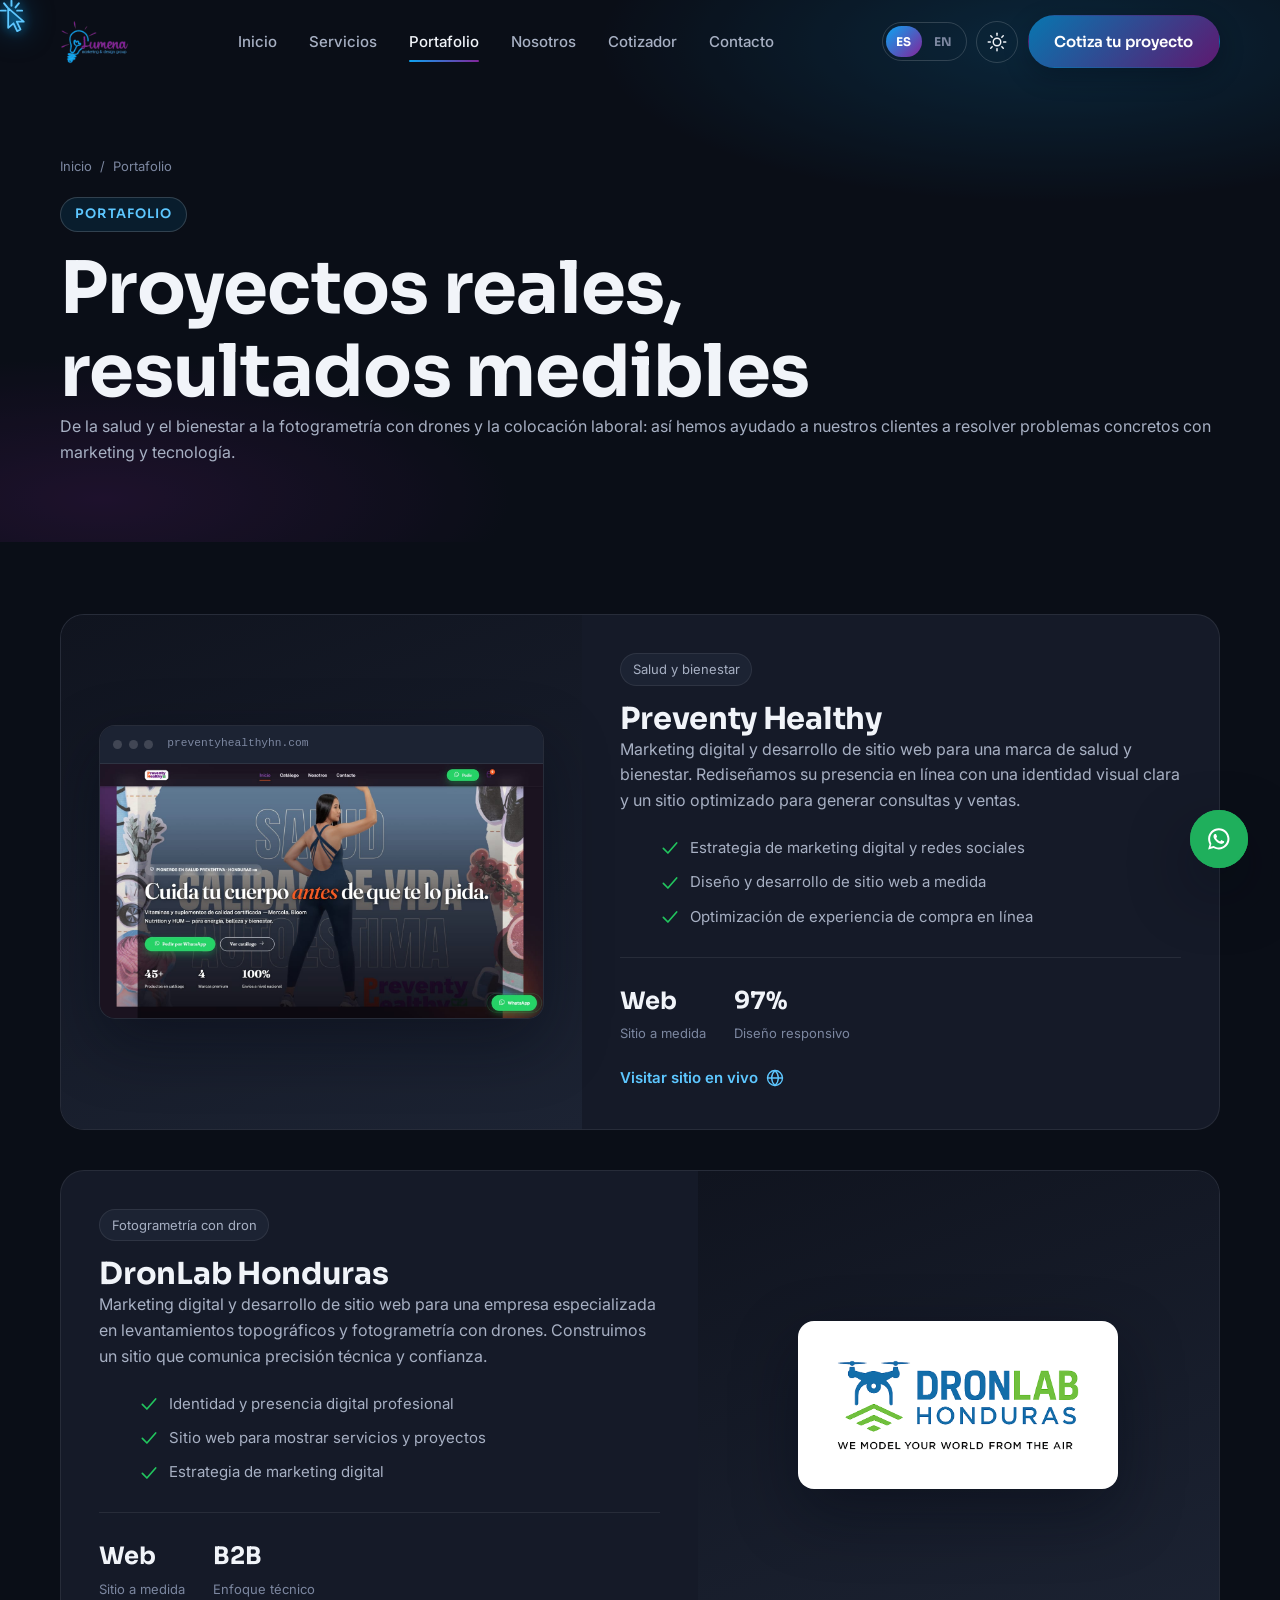
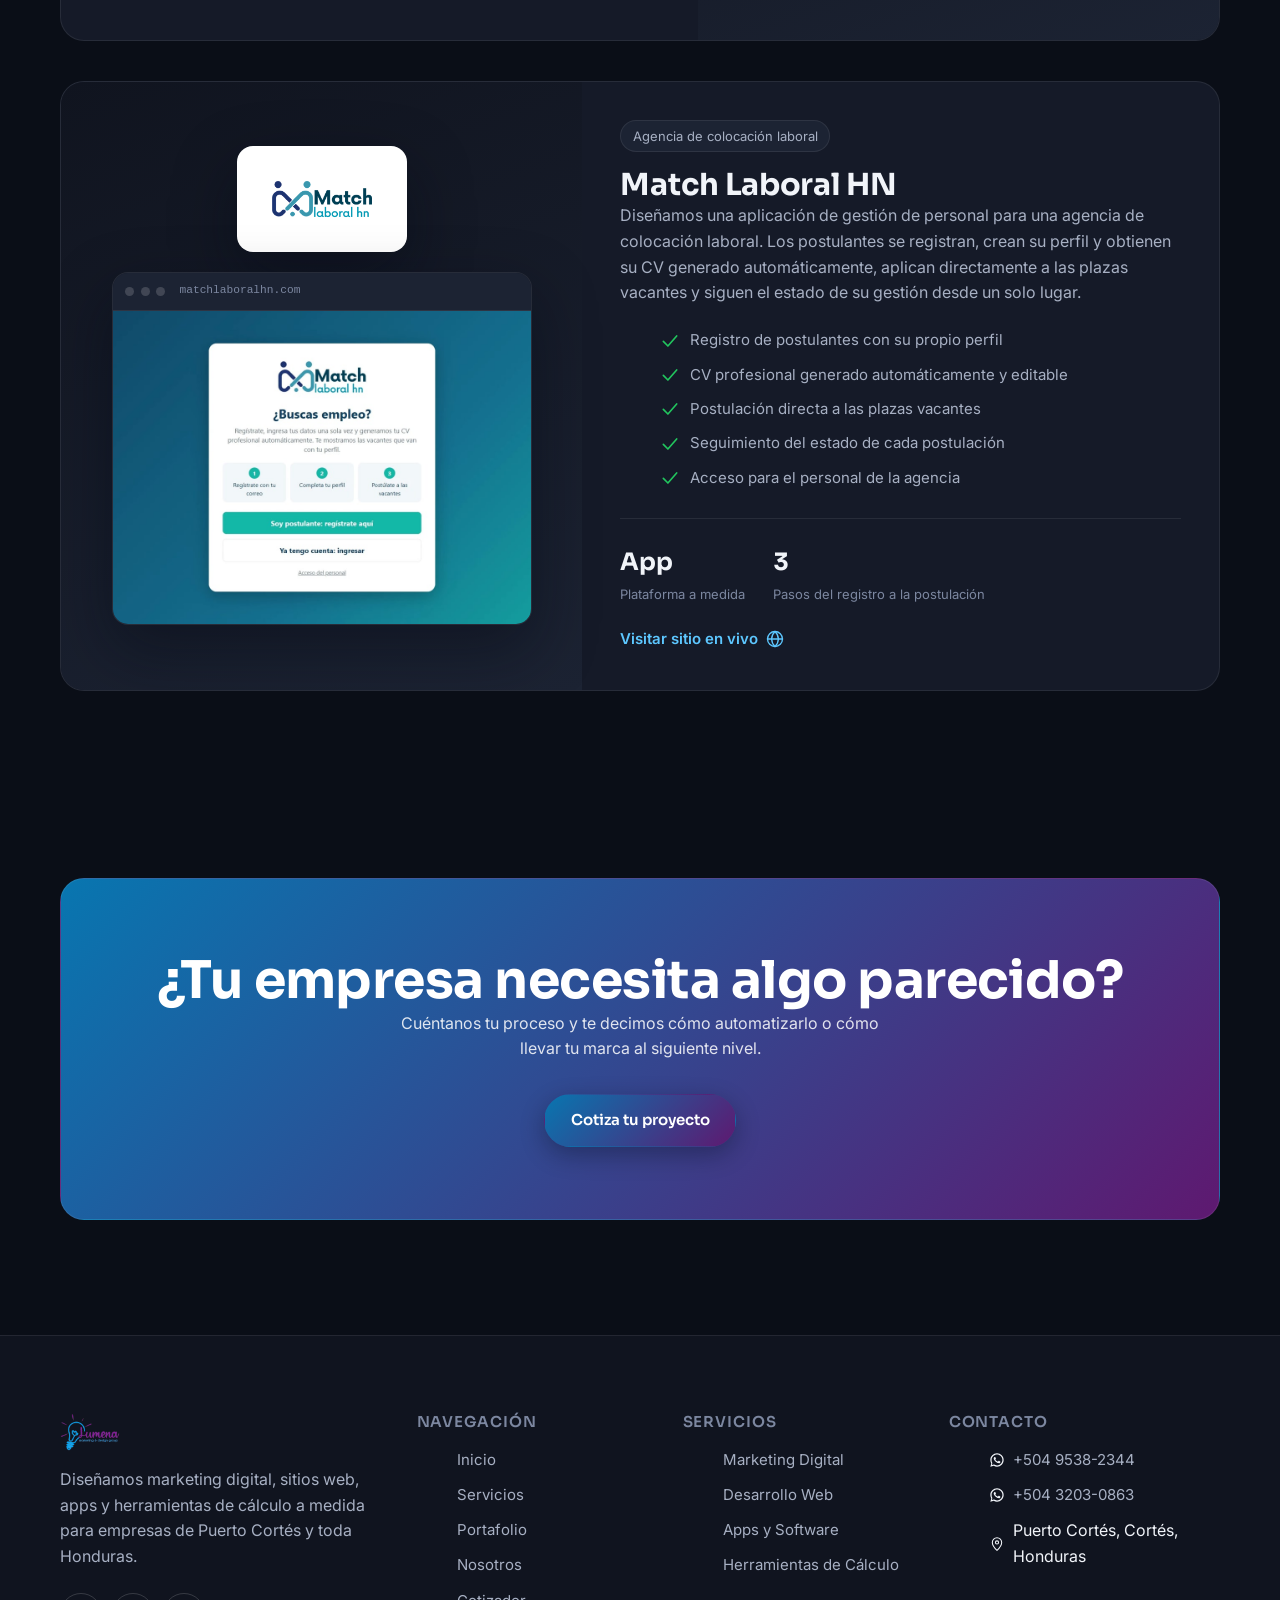
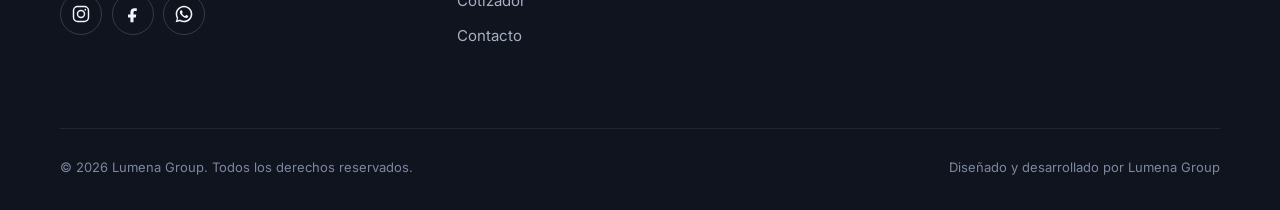
<file: portafolio.html>
<!doctype html>
<html lang="es" data-theme="dark">
<head>
<meta charset="UTF-8">
<meta name="viewport" content="width=device-width, initial-scale=1.0">
<title data-i18n="portfolio.title">Portafolio — Lumena Group</title>
<meta name="description" content="Proyectos reales de marketing digital y desarrollo de software: Preventy Healthy, DronLab Honduras y Match Laboral HN.">
<meta name="theme-color" content="#0A0E17">
<meta property="og:type" content="website">
<meta property="og:site_name" content="Lumena Group">
<meta property="og:locale" content="es_HN">
<meta property="og:title" content="Portafolio — Lumena Group">
<meta property="og:description" content="Proyectos reales de marketing digital y desarrollo de software: Preventy Healthy, DronLab Honduras y Match Laboral HN.">
<meta property="og:image" content="assets/img/og-image.png">
<meta property="og:image:width" content="1200">
<meta property="og:image:height" content="630">
<meta name="twitter:card" content="summary_large_image">
<meta name="twitter:title" content="Portafolio — Lumena Group">
<meta name="twitter:description" content="Proyectos reales de marketing digital y desarrollo de software: Preventy Healthy, DronLab Honduras y Match Laboral HN.">
<meta name="twitter:image" content="assets/img/og-image.png">
<link rel="icon" type="image/png" sizes="32x32" href="assets/img/favicon-32.png">
<link rel="icon" type="image/png" sizes="192x192" href="assets/img/favicon-192.png">
<link rel="apple-touch-icon" href="assets/img/favicon-192.png">
<link rel="preconnect" href="https://fonts.googleapis.com">
<link rel="preconnect" href="https://fonts.gstatic.com" crossorigin>
<link href="https://fonts.googleapis.com/css2?family=Sora:wght@500;600;700;800&family=Inter:wght@400;500;600;700&display=swap" rel="stylesheet">
<link rel="stylesheet" href="assets/css/style.css">
<script>
(function(){
  try {
    document.documentElement.setAttribute('data-theme', localStorage.getItem('lumena_theme') || 'dark');
    document.documentElement.setAttribute('lang', localStorage.getItem('lumena_lang') || 'es');
  } catch(e) {}
})();
</script>
</head>
<body>
<svg xmlns="http://www.w3.org/2000/svg" style="position:absolute;width:0;height:0;overflow:hidden" aria-hidden="true">
<defs>

<symbol id="icon-menu" viewBox="0 0 24 24" fill="none" stroke="currentColor" stroke-width="1.75" stroke-linecap="round">
  <line x1="3" y1="6" x2="21" y2="6"/><line x1="3" y1="12" x2="21" y2="12"/><line x1="3" y1="18" x2="21" y2="18"/>
</symbol>

<symbol id="icon-close" viewBox="0 0 24 24" fill="none" stroke="currentColor" stroke-width="1.75" stroke-linecap="round">
  <line x1="5" y1="5" x2="19" y2="19"/><line x1="19" y1="5" x2="5" y2="19"/>
</symbol>

<symbol id="icon-sun" viewBox="0 0 24 24" fill="none" stroke="currentColor" stroke-width="1.75" stroke-linecap="round">
  <circle cx="12" cy="12" r="4.5"/>
  <line x1="12" y1="1.5" x2="12" y2="4"/><line x1="12" y1="20" x2="12" y2="22.5"/>
  <line x1="1.5" y1="12" x2="4" y2="12"/><line x1="20" y1="12" x2="22.5" y2="12"/>
  <line x1="4.5" y1="4.5" x2="6.2" y2="6.2"/><line x1="17.8" y1="17.8" x2="19.5" y2="19.5"/>
  <line x1="19.5" y1="4.5" x2="17.8" y2="6.2"/><line x1="6.2" y1="17.8" x2="4.5" y2="19.5"/>
</symbol>

<symbol id="icon-moon" viewBox="0 0 24 24" fill="none" stroke="currentColor" stroke-width="1.75" stroke-linecap="round" stroke-linejoin="round">
  <path d="M20 14.5A8.5 8.5 0 1 1 9.5 4 6.8 6.8 0 0 0 20 14.5Z"/>
</symbol>

<symbol id="icon-chevron-down" viewBox="0 0 24 24" fill="none" stroke="currentColor" stroke-width="1.75" stroke-linecap="round" stroke-linejoin="round">
  <polyline points="5 8 12 15 19 8"/>
</symbol>

<symbol id="icon-arrow-right" viewBox="0 0 24 24" fill="none" stroke="currentColor" stroke-width="1.75" stroke-linecap="round" stroke-linejoin="round">
  <line x1="4" y1="12" x2="19" y2="12"/><polyline points="13 6 19 12 13 18"/>
</symbol>

<symbol id="icon-check" viewBox="0 0 24 24" fill="none" stroke="currentColor" stroke-width="2" stroke-linecap="round" stroke-linejoin="round">
  <polyline points="4 12.5 9.5 18 20 6"/>
</symbol>

<symbol id="icon-check-circle" viewBox="0 0 24 24" fill="none" stroke="currentColor" stroke-width="1.75" stroke-linecap="round" stroke-linejoin="round">
  <circle cx="12" cy="12" r="9.25"/><polyline points="7.5 12.5 10.5 15.5 16.5 9"/>
</symbol>

<symbol id="icon-whatsapp" viewBox="0 0 24 24" fill="currentColor">
  <path d="M12.02 2C6.5 2 2 6.48 2 12c0 1.86.51 3.6 1.4 5.09L2 22l5.06-1.33A9.94 9.94 0 0 0 12.02 22C17.53 22 22 17.52 22 12S17.53 2 12.02 2Zm0 18.1c-1.62 0-3.14-.44-4.44-1.22l-.32-.19-3 .79.8-2.93-.21-.3A8.06 8.06 0 0 1 3.9 12c0-4.48 3.65-8.1 8.12-8.1 4.47 0 8.1 3.62 8.1 8.1 0 4.48-3.63 8.1-8.1 8.1Zm4.45-6.06c-.24-.12-1.44-.71-1.66-.79-.22-.08-.39-.12-.55.12-.16.24-.63.79-.78.95-.14.16-.29.18-.53.06-.24-.12-1.03-.38-1.96-1.21-.72-.64-1.21-1.44-1.35-1.68-.14-.24-.02-.37.11-.49.11-.11.24-.29.36-.43.12-.14.16-.24.24-.4.08-.16.04-.31-.02-.43-.06-.12-.55-1.33-.76-1.82-.2-.48-.4-.41-.55-.42h-.47c-.16 0-.43.06-.65.31-.22.24-.86.84-.86 2.05 0 1.21.88 2.38 1 2.54.12.16 1.74 2.66 4.22 3.72.59.25 1.05.4 1.41.52.59.19 1.13.16 1.56.1.48-.07 1.44-.59 1.64-1.16.2-.57.2-1.06.14-1.16-.06-.11-.22-.17-.46-.29Z"/>
</symbol>

<symbol id="icon-instagram" viewBox="0 0 24 24" fill="none" stroke="currentColor" stroke-width="1.75">
  <rect x="3" y="3" width="18" height="18" rx="5"/>
  <circle cx="12" cy="12" r="4.2"/>
  <circle cx="17.2" cy="6.8" r="1" fill="currentColor" stroke="none"/>
</symbol>

<symbol id="icon-facebook" viewBox="0 0 24 24" fill="currentColor">
  <path d="M14.5 8.5H16.5V5.2C16.16 5.15 15 5.05 13.65 5.05C10.83 5.05 8.9 6.78 8.9 9.94V12.5H6V16.15H8.9V22H12.6V16.15H15.38L15.85 12.5H12.6V10.31C12.6 9.28 12.88 8.5 14.5 8.5Z"/>
</symbol>

<symbol id="icon-megaphone" viewBox="0 0 24 24" fill="none" stroke="currentColor" stroke-width="1.6" stroke-linecap="round" stroke-linejoin="round">
  <path d="M3 11v2a1.5 1.5 0 0 0 1.5 1.5H6l1 5h2l-.6-5H10l8 4V6l-8 4H4.5A1.5 1.5 0 0 0 3 11Z"/>
  <path d="M18 9.5a3 3 0 0 1 0 5"/>
</symbol>

<symbol id="icon-code" viewBox="0 0 24 24" fill="none" stroke="currentColor" stroke-width="1.6" stroke-linecap="round" stroke-linejoin="round">
  <polyline points="9 8 4.5 12 9 16"/><polyline points="15 8 19.5 12 15 16"/><line x1="13.5" y1="6" x2="10.5" y2="18"/>
</symbol>

<symbol id="icon-devices" viewBox="0 0 24 24" fill="none" stroke="currentColor" stroke-width="1.6" stroke-linecap="round" stroke-linejoin="round">
  <rect x="2.5" y="4.5" width="13" height="9.5" rx="1.2"/>
  <line x1="6" y1="17.5" x2="12" y2="17.5"/>
  <rect x="15.5" y="9" width="6" height="10.5" rx="1.2"/>
</symbol>

<symbol id="icon-calculator" viewBox="0 0 24 24" fill="none" stroke="currentColor" stroke-width="1.6" stroke-linecap="round" stroke-linejoin="round">
  <rect x="4.5" y="2.5" width="15" height="19" rx="2"/>
  <line x1="7.5" y1="6" x2="16.5" y2="6"/>
  <line x1="7.5" y1="11" x2="7.5" y2="11.01"/><line x1="12" y1="11" x2="12" y2="11.01"/><line x1="16.5" y1="11" x2="16.5" y2="11.01"/>
  <line x1="7.5" y1="14.7" x2="7.5" y2="14.71"/><line x1="12" y1="14.7" x2="12" y2="14.71"/><line x1="16.5" y1="14.7" x2="16.5" y2="14.71"/>
  <line x1="7.5" y1="18.4" x2="7.5" y2="18.41"/><line x1="12" y1="18.4" x2="12" y2="18.41"/><line x1="16.5" y1="18.4" x2="16.5" y2="18.41"/>
</symbol>

<symbol id="icon-chart-bar" viewBox="0 0 24 24" fill="none" stroke="currentColor" stroke-width="1.6" stroke-linecap="round" stroke-linejoin="round">
  <line x1="4" y1="20" x2="20" y2="20"/>
  <rect x="6" y="13" width="3" height="7"/><rect x="10.5" y="9" width="3" height="11"/><rect x="15" y="5" width="3" height="15"/>
</symbol>

<symbol id="icon-users" viewBox="0 0 24 24" fill="none" stroke="currentColor" stroke-width="1.6" stroke-linecap="round" stroke-linejoin="round">
  <circle cx="8.5" cy="8" r="3"/><path d="M2.8 19c.6-3 3-5 5.7-5s5.1 2 5.7 5"/>
  <circle cx="16.5" cy="8.5" r="2.4"/><path d="M15.2 14.2c2 .2 3.9 1.9 4.4 4.3"/>
</symbol>

<symbol id="icon-target" viewBox="0 0 24 24" fill="none" stroke="currentColor" stroke-width="1.6" stroke-linecap="round" stroke-linejoin="round">
  <circle cx="12" cy="12" r="9"/><circle cx="12" cy="12" r="5"/><circle cx="12" cy="12" r="1" fill="currentColor" stroke="none"/>
</symbol>

<symbol id="icon-rocket" viewBox="0 0 24 24" fill="none" stroke="currentColor" stroke-width="1.6" stroke-linecap="round" stroke-linejoin="round">
  <path d="M12 2.5c3 1.3 5 4.4 5 8.4 0 2-1 4.7-2.3 6.1l-2.7 2.5-2.7-2.5C8 15.6 7 12.9 7 10.9c0-4 2-7.1 5-8.4Z"/>
  <circle cx="12" cy="10" r="1.8"/>
  <path d="M8.3 16.7 6 19.5l.6-3.6M15.7 16.7 18 19.5l-.6-3.6"/>
</symbol>

<symbol id="icon-shield-check" viewBox="0 0 24 24" fill="none" stroke="currentColor" stroke-width="1.6" stroke-linecap="round" stroke-linejoin="round">
  <path d="M12 2.8 19 5.5v6c0 4.6-2.9 8.2-7 9.7-4.1-1.5-7-5.1-7-9.7v-6Z"/>
  <polyline points="8.7 12.2 11 14.5 15.5 9.8"/>
</symbol>

<symbol id="icon-clock" viewBox="0 0 24 24" fill="none" stroke="currentColor" stroke-width="1.6" stroke-linecap="round" stroke-linejoin="round">
  <circle cx="12" cy="12" r="9"/><polyline points="12 7 12 12 16 14.5"/>
</symbol>

<symbol id="icon-map-pin" viewBox="0 0 24 24" fill="none" stroke="currentColor" stroke-width="1.6" stroke-linecap="round" stroke-linejoin="round">
  <path d="M12 21.5s7-6.4 7-11.8A7 7 0 0 0 5 9.7c0 5.4 7 11.8 7 11.8Z"/><circle cx="12" cy="9.7" r="2.4"/>
</symbol>

<symbol id="icon-mail" viewBox="0 0 24 24" fill="none" stroke="currentColor" stroke-width="1.6" stroke-linecap="round" stroke-linejoin="round">
  <rect x="2.8" y="5" width="18.4" height="14" rx="2"/><polyline points="3.5 6 12 12.5 20.5 6"/>
</symbol>

<symbol id="icon-star" viewBox="0 0 24 24" fill="currentColor">
  <path d="M12 2.8 14.6 9l6.6.5-5 4.4 1.5 6.4L12 16.9 6.3 20.3l1.5-6.4-5-4.4L9.4 9Z"/>
</symbol>

<symbol id="icon-quote" viewBox="0 0 24 24" fill="currentColor">
  <path d="M4 8.4C4 6 5.9 4 8.4 4v2.3c-1.2 0-2.1 1-2.1 2.1v.4h2.1V15H4V8.4Zm9.6 0c0-2.4 1.9-4.4 4.4-4.4v2.3c-1.2 0-2.1 1-2.1 2.1v.4h2.1V15h-4.4V8.4Z"/>
</symbol>

<symbol id="icon-layers" viewBox="0 0 24 24" fill="none" stroke="currentColor" stroke-width="1.6" stroke-linecap="round" stroke-linejoin="round">
  <polygon points="12 3 21 8 12 13 3 8"/><polyline points="3 13 12 18 21 13"/><polyline points="3 17.5 12 22.5 21 17.5"/>
</symbol>

<symbol id="icon-briefcase" viewBox="0 0 24 24" fill="none" stroke="currentColor" stroke-width="1.6" stroke-linecap="round" stroke-linejoin="round">
  <rect x="2.8" y="7.5" width="18.4" height="12" rx="2"/><path d="M8.5 7.5V5.8A1.8 1.8 0 0 1 10.3 4h3.4a1.8 1.8 0 0 1 1.8 1.8V7.5"/><line x1="2.8" y1="12.5" x2="21.2" y2="12.5"/>
</symbol>

<symbol id="icon-gauge" viewBox="0 0 24 24" fill="none" stroke="currentColor" stroke-width="1.6" stroke-linecap="round" stroke-linejoin="round">
  <path d="M3.5 15.5a8.5 8.5 0 1 1 17 0"/><line x1="12" y1="15.5" x2="15.5" y2="10.5"/><line x1="3.5" y1="15.5" x2="5" y2="15.5"/><line x1="19" y1="15.5" x2="20.5" y2="15.5"/>
</symbol>

<symbol id="icon-database" viewBox="0 0 24 24" fill="none" stroke="currentColor" stroke-width="1.6" stroke-linecap="round" stroke-linejoin="round">
  <ellipse cx="12" cy="5.5" rx="7.5" ry="2.8"/>
  <path d="M4.5 5.5V18c0 1.5 3.4 2.8 7.5 2.8s7.5-1.3 7.5-2.8V5.5"/>
  <path d="M4.5 11.8c0 1.5 3.4 2.8 7.5 2.8s7.5-1.3 7.5-2.8"/>
</symbol>

<symbol id="icon-file-check" viewBox="0 0 24 24" fill="none" stroke="currentColor" stroke-width="1.6" stroke-linecap="round" stroke-linejoin="round">
  <path d="M6.5 2.8h7l4 4v13.4a1 1 0 0 1-1 1h-10a1 1 0 0 1-1-1V3.8a1 1 0 0 1 1-1Z"/>
  <polyline points="13.5 2.8 13.5 6.8 17.5 6.8"/>
  <polyline points="8.8 14 10.8 16 15.2 11.3"/>
</symbol>

<symbol id="icon-coins" viewBox="0 0 24 24" fill="none" stroke="currentColor" stroke-width="1.6" stroke-linecap="round" stroke-linejoin="round">
  <ellipse cx="9" cy="7" rx="6" ry="3.2"/>
  <path d="M3 7v4.5c0 1.8 2.7 3.2 6 3.2s6-1.4 6-3.2V7"/>
  <path d="M3 11.5V16c0 1.8 2.7 3.2 6 3.2 1 0 1.9-.1 2.8-.4"/>
  <path d="M13.5 12.3c.7-.3 1.6-.4 2.5-.4 3.3 0 6 1.4 6 3.2s-2.7 3.2-6 3.2-6-1.4-6-3.2"/>
</symbol>

<symbol id="icon-globe" viewBox="0 0 24 24" fill="none" stroke="currentColor" stroke-width="1.6" stroke-linecap="round" stroke-linejoin="round">
  <circle cx="12" cy="12" r="9"/><line x1="3" y1="12" x2="21" y2="12"/>
  <path d="M12 3c2.5 2.4 4 5.6 4 9s-1.5 6.6-4 9c-2.5-2.4-4-5.6-4-9s1.5-6.6 4-9Z"/>
</symbol>

<symbol id="icon-drone" viewBox="0 0 24 24" fill="none" stroke="currentColor" stroke-width="1.6" stroke-linecap="round" stroke-linejoin="round">
  <rect x="9.5" y="9.5" width="5" height="5" rx="1"/>
  <line x1="9.5" y1="9.5" x2="4.5" y2="4.5"/><line x1="14.5" y1="9.5" x2="19.5" y2="4.5"/>
  <line x1="9.5" y1="14.5" x2="4.5" y2="19.5"/><line x1="14.5" y1="14.5" x2="19.5" y2="19.5"/>
  <circle cx="4.5" cy="4.5" r="2"/><circle cx="19.5" cy="4.5" r="2"/><circle cx="4.5" cy="19.5" r="2"/><circle cx="19.5" cy="19.5" r="2"/>
</symbol>

<symbol id="icon-heart-pulse" viewBox="0 0 24 24" fill="none" stroke="currentColor" stroke-width="1.6" stroke-linecap="round" stroke-linejoin="round">
  <path d="M12 20.2s-7.4-4.6-9.7-9.3C.9 7.3 2.6 4 6 4c2 0 3.4 1.1 4.2 2.3.4.6 1.2.6 1.6 0C12.6 5.1 14 4 16 4c3.4 0 5.1 3.3 3.7 6.9-.4 1-1 2-1.7 2.9h-3.2l-1.4-2.4-2 3.6-1.2-1.9H6.6"/>
</symbol>

</defs>
</svg>

<a href="#main" class="skip-link" data-i18n="a11y.skip">Saltar al contenido principal</a>

<header class="navbar" id="navbar">
  <div class="container">
    <a href="./" class="brand" aria-label="Lumena Group">
      <img src="assets/img/logo-lumena-transparent.png" alt="Lumena Group" width="70" height="44" style="height:44px;width:auto">
    </a>
    <nav class="nav-links" aria-label="Principal">
      <a href="./" data-i18n="nav.home">Inicio</a>
      <a href="servicios.html" data-i18n="nav.services">Servicios</a>
      <a href="portafolio.html" data-i18n="nav.portfolio">Portafolio</a>
      <a href="nosotros.html" data-i18n="nav.about">Nosotros</a>
      <a href="cotizador.html" data-i18n="nav.quote">Cotizador</a>
      <a href="contacto.html" data-i18n="nav.contact">Contacto</a>
    </nav>
    <div class="nav-actions">
      <div class="lang-toggle" role="group" aria-label="Idioma / Language">
        <button type="button" data-lang="es">ES</button>
        <button type="button" data-lang="en">EN</button>
      </div>
      <button type="button" class="icon-btn theme-toggle" aria-label="Cambiar tema / Toggle theme">
        <svg class="icon"><use href="#icon-sun"></use></svg>
      </button>
      <a href="cotizador.html" class="btn btn-primary desktop-only" data-i18n="nav.cta">Cotiza tu proyecto</a>
      <button type="button" class="nav-toggle" aria-label="Abrir menú" aria-expanded="false">
        <svg class="icon"><use href="#icon-menu"></use></svg>
      </button>
    </div>
  </div>
</header>

<div class="mobile-panel">
  <a href="./" data-i18n="nav.home">Inicio</a>
  <a href="servicios.html" data-i18n="nav.services">Servicios</a>
  <a href="portafolio.html" data-i18n="nav.portfolio">Portafolio</a>
  <a href="nosotros.html" data-i18n="nav.about">Nosotros</a>
  <a href="cotizador.html" data-i18n="nav.quote">Cotizador</a>
  <a href="contacto.html" data-i18n="nav.contact">Contacto</a>
  <a href="cotizador.html" class="btn btn-primary btn-block" data-i18n="nav.cta">Cotiza tu proyecto</a>
</div>

<main id="main">

  <section class="page-hero">
    <div class="hero-bg" aria-hidden="true"></div>
    <div class="container">
      <div class="breadcrumb reveal">
        <a href="./" data-i18n="nav.home">Inicio</a> <span>/</span> <span data-i18n="nav.portfolio">Portafolio</span>
      </div>
      <span class="eyebrow reveal" data-i18n="portfolio.hero.eyebrow">Portafolio</span>
      <h1 class="reveal-clip" style="margin-top:1rem;max-width:18ch" data-i18n="portfolio.hero.title">Proyectos reales, resultados medibles</h1>
      <p class="lede reveal" data-i18n="portfolio.hero.lede">De la salud y el bienestar a la fotogrametría con drones y la colocación laboral: así hemos ayudado a nuestros clientes a resolver problemas concretos con marketing y tecnología.</p>
    </div>
  </section>

  <section class="section-tight">
    <div class="container" style="display:grid;gap:2.5rem">

      <!-- ============ PREVENTY HEALTHY ============ -->
      <article class="case-card reveal" id="preventy">
        <div class="case-media">
          <a href="https://www.preventyhealthyhn.com/" target="_blank" rel="noopener" class="site-preview" aria-label="Visitar preventyhealthyhn.com">
            <div class="site-preview-bar">
              <span></span><span></span><span></span>
              <span class="site-preview-url">preventyhealthyhn.com</span>
            </div>
            <img src="assets/img/portfolio/preventy-site.jpg" alt="Sitio web de Preventy Healthy" loading="lazy">
          </a>
        </div>
        <div class="case-body">
          <div class="tag-list">
            <span class="tag" data-i18n="portfolio.preventy.tag">Salud y bienestar</span>
          </div>
          <h3 data-i18n="portfolio.preventy.title">Preventy Healthy</h3>
          <p data-i18n="portfolio.preventy.desc">Marketing digital y desarrollo de sitio web para una marca de salud y bienestar. Rediseñamos su presencia en línea con una identidad visual clara y un sitio optimizado para generar consultas y ventas.</p>
          <ul>
            <li><svg class="icon"><use href="#icon-check"></use></svg><span data-i18n="portfolio.preventy.f1">Estrategia de marketing digital y redes sociales</span></li>
            <li><svg class="icon"><use href="#icon-check"></use></svg><span data-i18n="portfolio.preventy.f2">Diseño y desarrollo de sitio web a medida</span></li>
            <li><svg class="icon"><use href="#icon-check"></use></svg><span data-i18n="portfolio.preventy.f3">Optimización de experiencia de compra en línea</span></li>
          </ul>
          <div class="case-result">
            <div><b data-i18n="portfolio.preventy.r1.value">Web</b><span data-i18n="portfolio.preventy.r1.label">Sitio a medida</span></div>
            <div><b class="count-up" data-count-to="100" data-count-suffix="%">0%</b><span data-i18n="portfolio.preventy.r2.label">Diseño responsivo</span></div>
          </div>
          <a href="https://www.preventyhealthyhn.com/" target="_blank" rel="noopener" class="link-arrow">
            <span data-i18n="portfolio.preventy.cta">Visitar sitio en vivo</span>
            <svg class="icon"><use href="#icon-globe"></use></svg>
          </a>
        </div>
      </article>

      <!-- ============ DRONLAB HONDURAS ============ -->
      <article class="case-card reverse reveal" id="dronelab">
        <div class="case-media">
          <div class="logo-badge"><img src="assets/img/portfolio/dronlab-logo.png" alt="DronLab Honduras"></div>
        </div>
        <div class="case-body">
          <div class="tag-list">
            <span class="tag" data-i18n="portfolio.dronelab.tag">Fotogrametría con dron</span>
          </div>
          <h3 data-i18n="portfolio.dronelab.title">DronLab Honduras</h3>
          <p data-i18n="portfolio.dronelab.desc">Marketing digital y desarrollo de sitio web para una empresa especializada en levantamientos topográficos y fotogrametría con drones. Construimos un sitio que comunica precisión técnica y confianza.</p>
          <ul>
            <li><svg class="icon"><use href="#icon-check"></use></svg><span data-i18n="portfolio.dronelab.f1">Identidad y presencia digital profesional</span></li>
            <li><svg class="icon"><use href="#icon-check"></use></svg><span data-i18n="portfolio.dronelab.f2">Sitio web para mostrar servicios y proyectos</span></li>
            <li><svg class="icon"><use href="#icon-check"></use></svg><span data-i18n="portfolio.dronelab.f3">Estrategia de marketing digital</span></li>
          </ul>
          <div class="case-result">
            <div><b data-i18n="portfolio.dronelab.r1.value">Web</b><span data-i18n="portfolio.dronelab.r1.label">Sitio a medida</span></div>
            <div><b data-i18n="portfolio.dronelab.r2.value">B2B</b><span data-i18n="portfolio.dronelab.r2.label">Enfoque técnico</span></div>
          </div>
        </div>
      </article>

      <!-- ============ MATCH LABORAL HN ============ -->
      <article class="case-card reveal" id="match">
        <div class="case-media">
          <div style="width:100%;max-width:420px">
            <div class="logo-badge" style="max-width:170px;margin-bottom:1.25rem;margin-inline:auto">
              <img src="assets/img/portfolio/match-logo.png" alt="Match Laboral HN">
            </div>
            <a href="https://matchlaboralhn.com/" target="_blank" rel="noopener" class="site-preview" aria-label="Visitar matchlaboralhn.com">
              <div class="site-preview-bar">
                <span></span><span></span><span></span>
                <span class="site-preview-url">matchlaboralhn.com</span>
              </div>
              <img src="assets/img/portfolio/match-app.jpg" alt="Pantalla de inicio de la plataforma de Match Laboral HN" loading="lazy">
            </a>
          </div>
        </div>
        <div class="case-body">
          <div class="tag-list">
            <span class="tag" data-i18n="portfolio.match.tag">Agencia de colocación laboral</span>
          </div>
          <h3 data-i18n="portfolio.match.title">Match Laboral HN</h3>
          <p data-i18n="portfolio.match.desc">Diseñamos una aplicación de gestión de personal para una agencia de colocación laboral. Los postulantes se registran, crean su perfil y obtienen su CV generado automáticamente, aplican directamente a las plazas vacantes y siguen el estado de su gestión desde un solo lugar.</p>
          <ul>
            <li><svg class="icon"><use href="#icon-check"></use></svg><span data-i18n="portfolio.match.f1">Registro de postulantes con su propio perfil</span></li>
            <li><svg class="icon"><use href="#icon-check"></use></svg><span data-i18n="portfolio.match.f2">CV profesional generado automáticamente y editable</span></li>
            <li><svg class="icon"><use href="#icon-check"></use></svg><span data-i18n="portfolio.match.f3">Postulación directa a las plazas vacantes</span></li>
            <li><svg class="icon"><use href="#icon-check"></use></svg><span data-i18n="portfolio.match.f4">Seguimiento del estado de cada postulación</span></li>
            <li><svg class="icon"><use href="#icon-check"></use></svg><span data-i18n="portfolio.match.f5">Acceso para el personal de la agencia</span></li>
          </ul>
          <div class="case-result">
            <div><b data-i18n="portfolio.match.r1.value">App</b><span data-i18n="portfolio.match.r1.label">Plataforma a medida</span></div>
            <div><b class="count-up" data-count-to="3">0</b><span data-i18n="portfolio.match.r2.label">Pasos del registro a la postulación</span></div>
          </div>
          <a href="https://matchlaboralhn.com/" target="_blank" rel="noopener" class="link-arrow">
            <span data-i18n="portfolio.match.cta">Visitar sitio en vivo</span>
            <svg class="icon"><use href="#icon-globe"></use></svg>
          </a>
        </div>
      </article>

    </div>
  </section>

  <section class="section">
    <div class="container">
      <div class="card reveal" style="text-align:center;padding:clamp(2.5rem,6vw,4.5rem);background:var(--gradient-brand-deep)">
        <h2 style="color:#fff" data-i18n="portfolio.cta.title">¿Tu empresa necesita algo parecido?</h2>
        <p style="color:rgba(255,255,255,.85);max-width:52ch;margin-inline:auto" data-i18n="portfolio.cta.lede">Cuéntanos tu proceso y te decimos cómo automatizarlo o cómo llevar tu marca al siguiente nivel.</p>
        <div class="hero-cta" style="justify-content:center;margin-top:2rem">
          <a href="cotizador.html" class="btn btn-primary" data-i18n="portfolio.cta.button">Cotiza tu proyecto</a>
        </div>
      </div>
    </div>
  </section>

</main>

<footer class="site-footer">
  <div class="container">
    <div class="footer-grid">
      <div class="footer-brand">
        <a href="./" class="brand" aria-label="Lumena Group">
          <img src="assets/img/logo-lumena-transparent.png" alt="Lumena Group" style="height:38px;width:auto">
        </a>
        <p data-i18n="footer.tagline">Diseñamos marketing digital, sitios web, apps y herramientas de cálculo a medida para empresas de Puerto Cortés y toda Honduras.</p>
        <div class="social-row">
          <a class="icon-btn" href="https://www.instagram.com/lumenamkt/" target="_blank" rel="noopener" aria-label="Instagram">
            <svg class="icon"><use href="#icon-instagram"></use></svg>
          </a>
          <a class="icon-btn" href="https://www.facebook.com/share/1AxKSv87Qi/?mibextid=wwXIfr" target="_blank" rel="noopener" aria-label="Facebook">
            <svg class="icon"><use href="#icon-facebook"></use></svg>
          </a>
          <a class="icon-btn" href="https://wa.me/50495382344" target="_blank" rel="noopener" aria-label="WhatsApp">
            <svg class="icon"><use href="#icon-whatsapp"></use></svg>
          </a>
        </div>
      </div>
      <div class="footer-col">
        <h4 data-i18n="footer.nav.title">Navegación</h4>
        <ul>
          <li><a href="./" data-i18n="nav.home">Inicio</a></li>
          <li><a href="servicios.html" data-i18n="nav.services">Servicios</a></li>
          <li><a href="portafolio.html" data-i18n="nav.portfolio">Portafolio</a></li>
          <li><a href="nosotros.html" data-i18n="nav.about">Nosotros</a></li>
          <li><a href="cotizador.html" data-i18n="nav.quote">Cotizador</a></li>
          <li><a href="contacto.html" data-i18n="nav.contact">Contacto</a></li>
        </ul>
      </div>
      <div class="footer-col">
        <h4 data-i18n="footer.services.title">Servicios</h4>
        <ul>
          <li><a href="servicios.html#marketing" data-i18n="footer.services.marketing">Marketing Digital</a></li>
          <li><a href="servicios.html#web" data-i18n="footer.services.web">Desarrollo Web</a></li>
          <li><a href="servicios.html#apps" data-i18n="footer.services.apps">Apps y Software</a></li>
          <li><a href="servicios.html#herramientas" data-i18n="footer.services.tools">Herramientas de Cálculo</a></li>
        </ul>
      </div>
      <div class="footer-col">
        <h4 data-i18n="footer.contact.title">Contacto</h4>
        <ul>
          <li><svg class="icon" style="width:1rem;height:1rem"><use href="#icon-whatsapp"></use></svg><a href="https://wa.me/50495382344" target="_blank" rel="noopener">+504 9538-2344</a></li>
          <li><svg class="icon" style="width:1rem;height:1rem"><use href="#icon-whatsapp"></use></svg><a href="https://wa.me/50432030863" target="_blank" rel="noopener">+504 3203-0863</a></li>
          <li><svg class="icon" style="width:1rem;height:1rem"><use href="#icon-map-pin"></use></svg><span data-i18n="footer.contact.location">Puerto Cortés, Cortés, Honduras</span></li>
        </ul>
      </div>
    </div>
    <div class="footer-bottom">
      <span>&copy; <span class="current-year"></span> Lumena Group. <span data-i18n="footer.rights">Todos los derechos reservados.</span></span>
      <span data-i18n="footer.madeby">Diseñado y desarrollado por Lumena Group</span>
    </div>
  </div>
</footer>

<a href="https://wa.me/50495382344" class="wa-float" target="_blank" rel="noopener" data-i18n-aria="wa.float.label" aria-label="Escríbenos por WhatsApp">
  <svg class="icon"><use href="#icon-whatsapp"></use></svg>
</a>

<div class="mobile-cta-bar">
  <a href="https://wa.me/50495382344" target="_blank" rel="noopener" class="btn btn-whatsapp btn-sm">
    <svg class="icon"><use href="#icon-whatsapp"></use></svg>
    WhatsApp
  </a>
  <a href="cotizador.html" class="btn btn-primary btn-sm" data-i18n="nav.cta">Cotiza tu proyecto</a>
</div>

<script src="assets/js/i18n.js" defer></script>
<script src="assets/js/main.js" defer></script>
<script src="assets/js/cursor.js" defer></script>
</body>
</html>
</file>
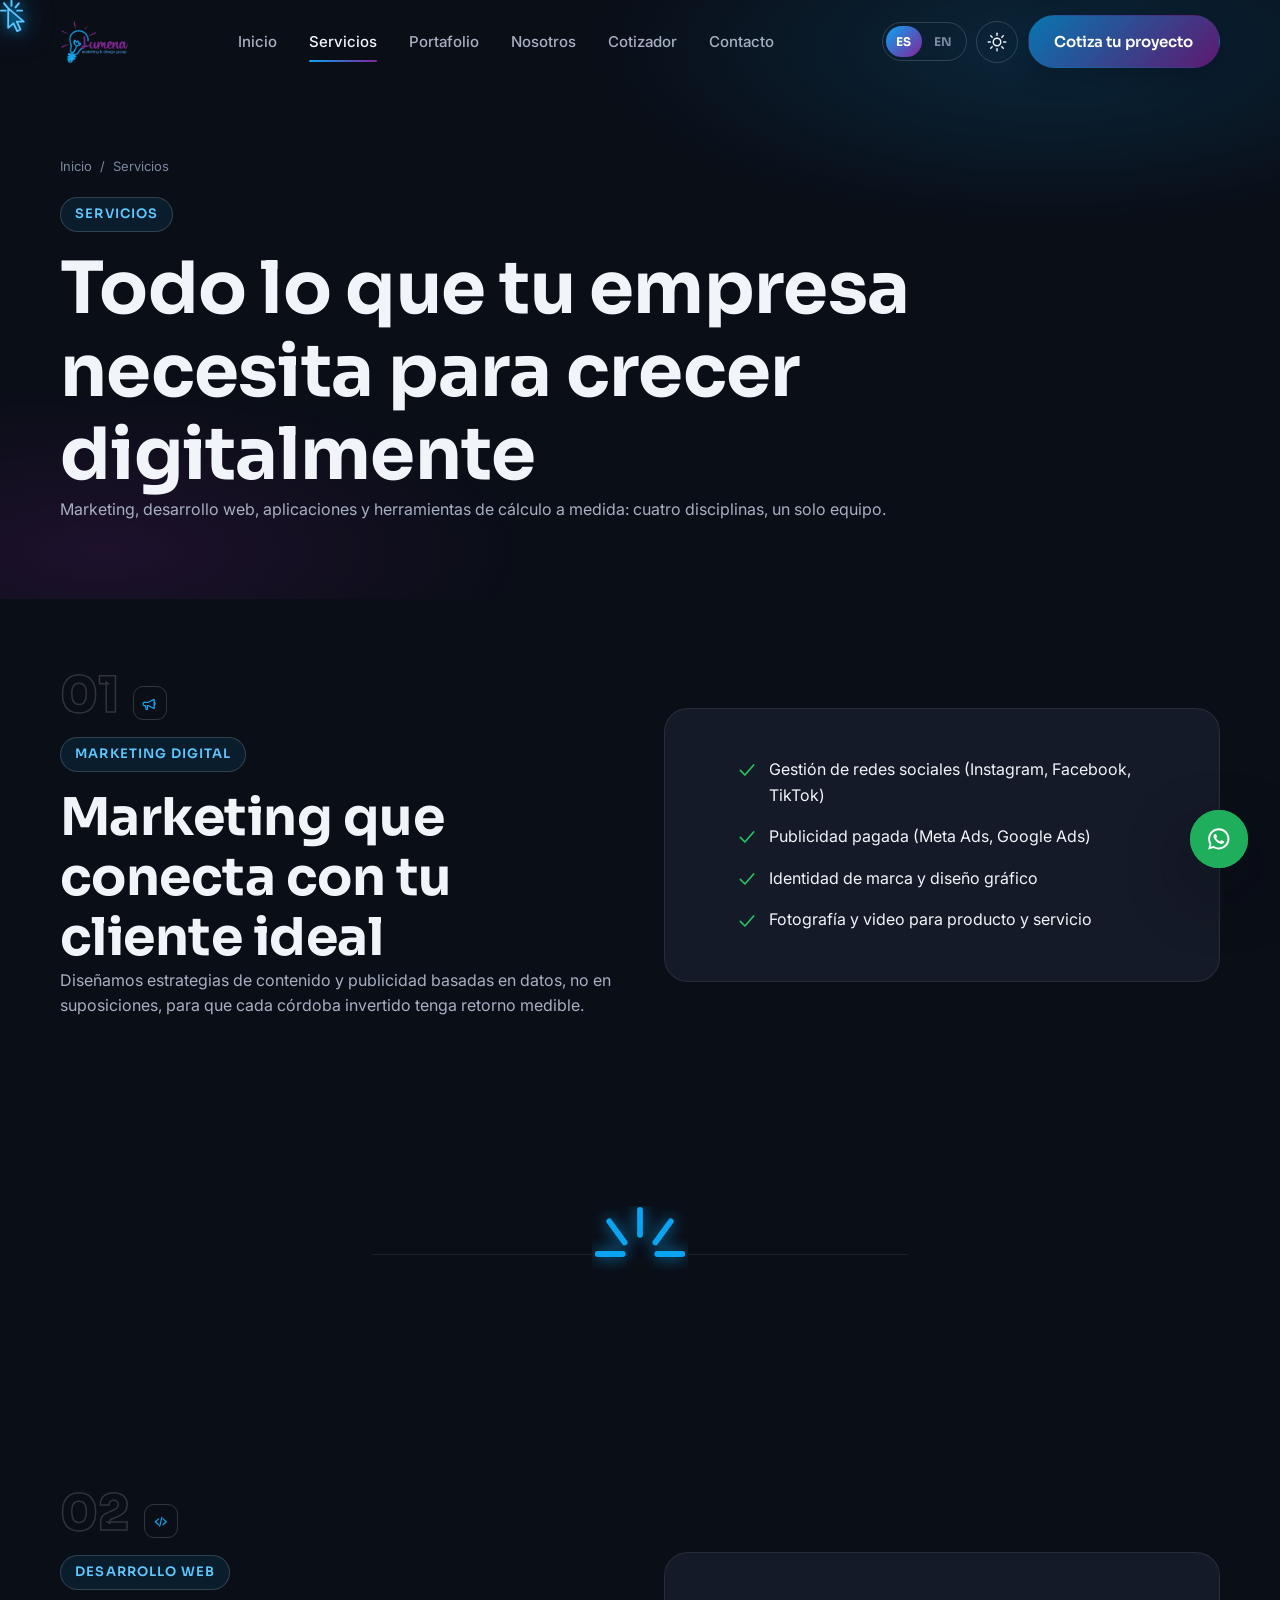
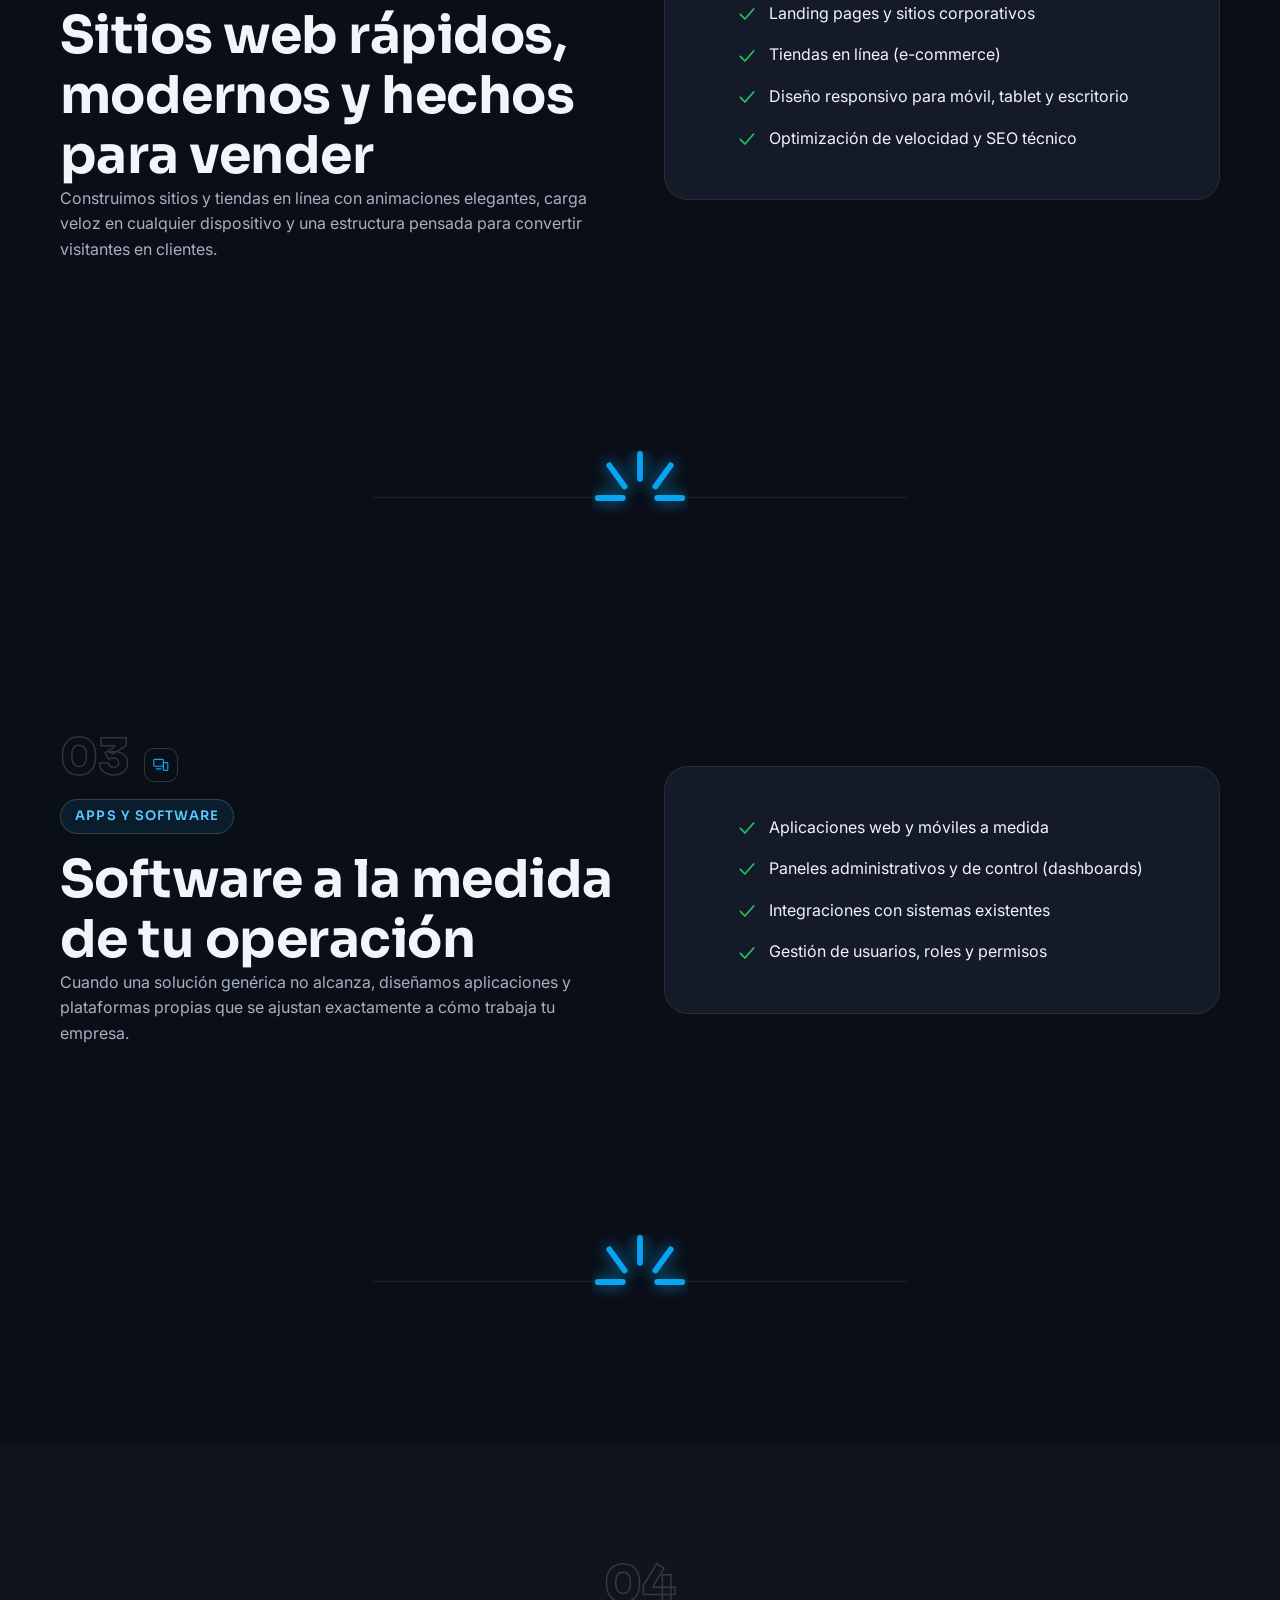
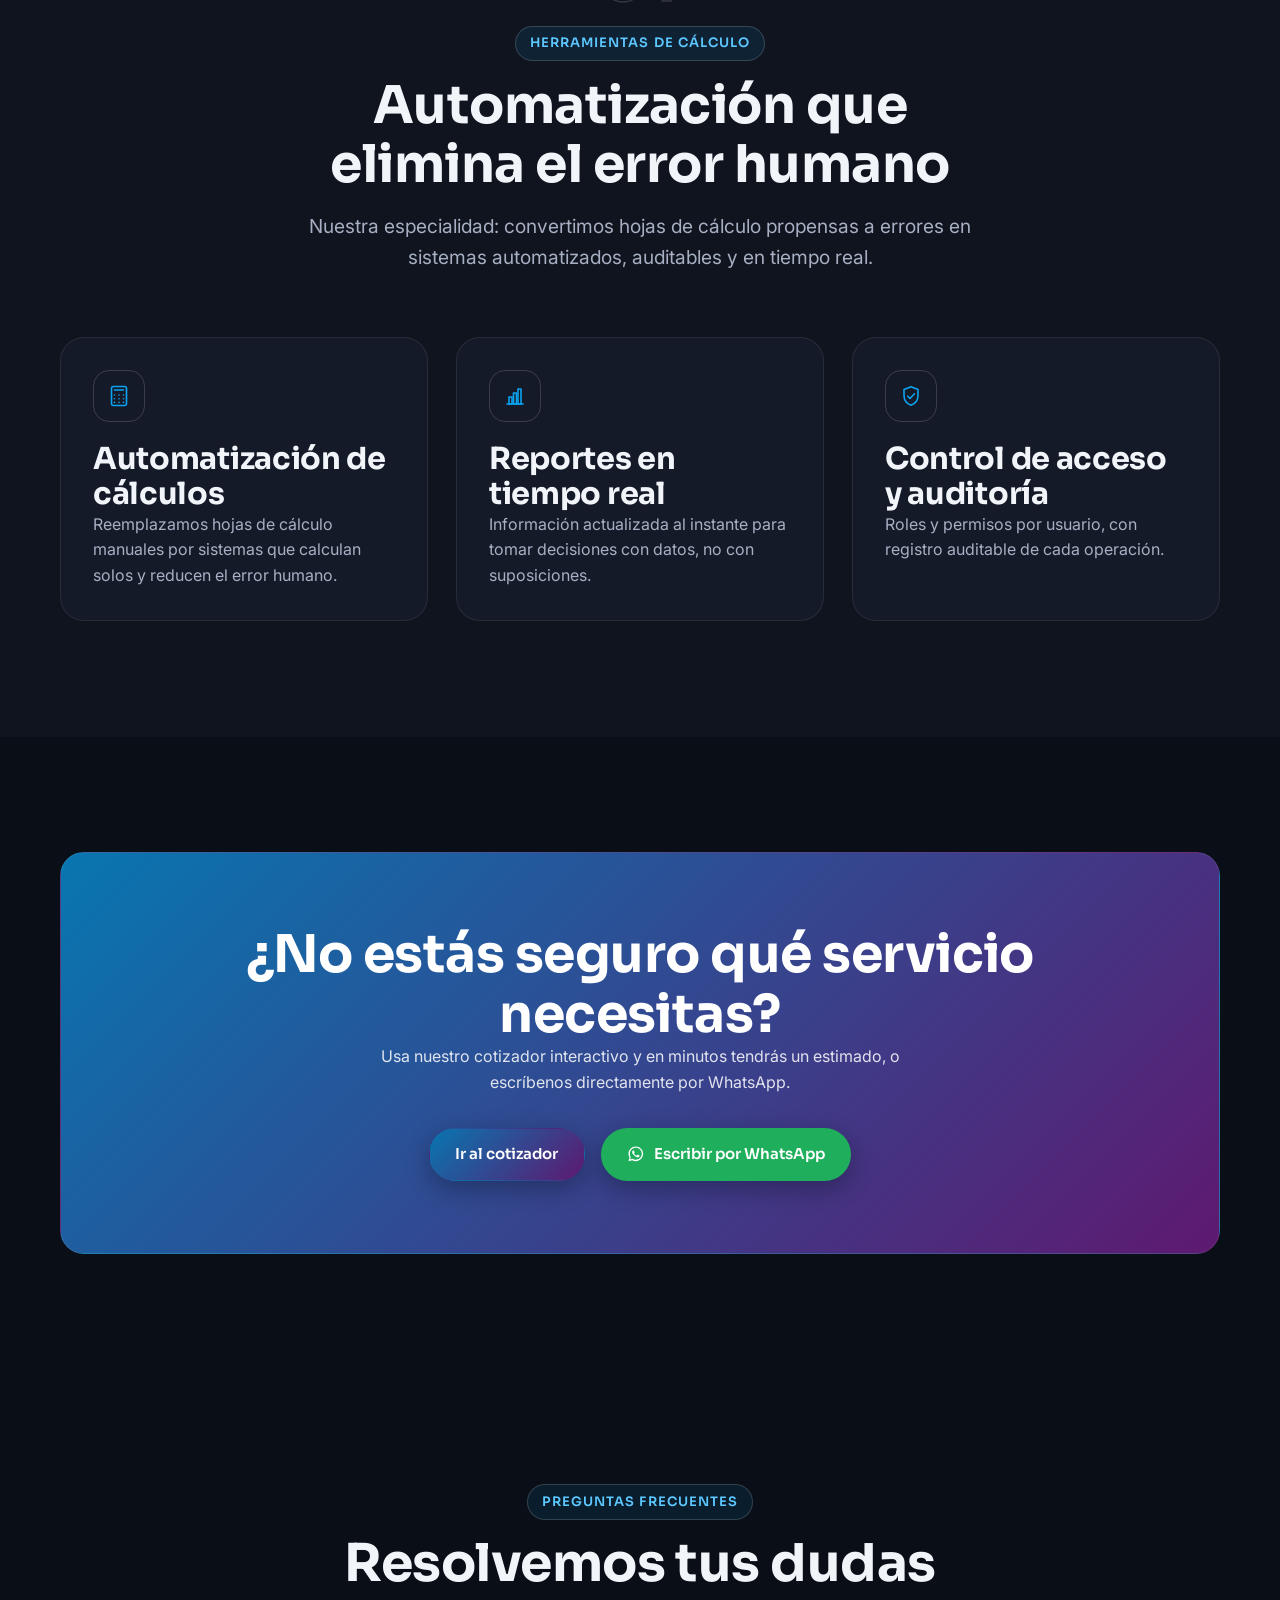
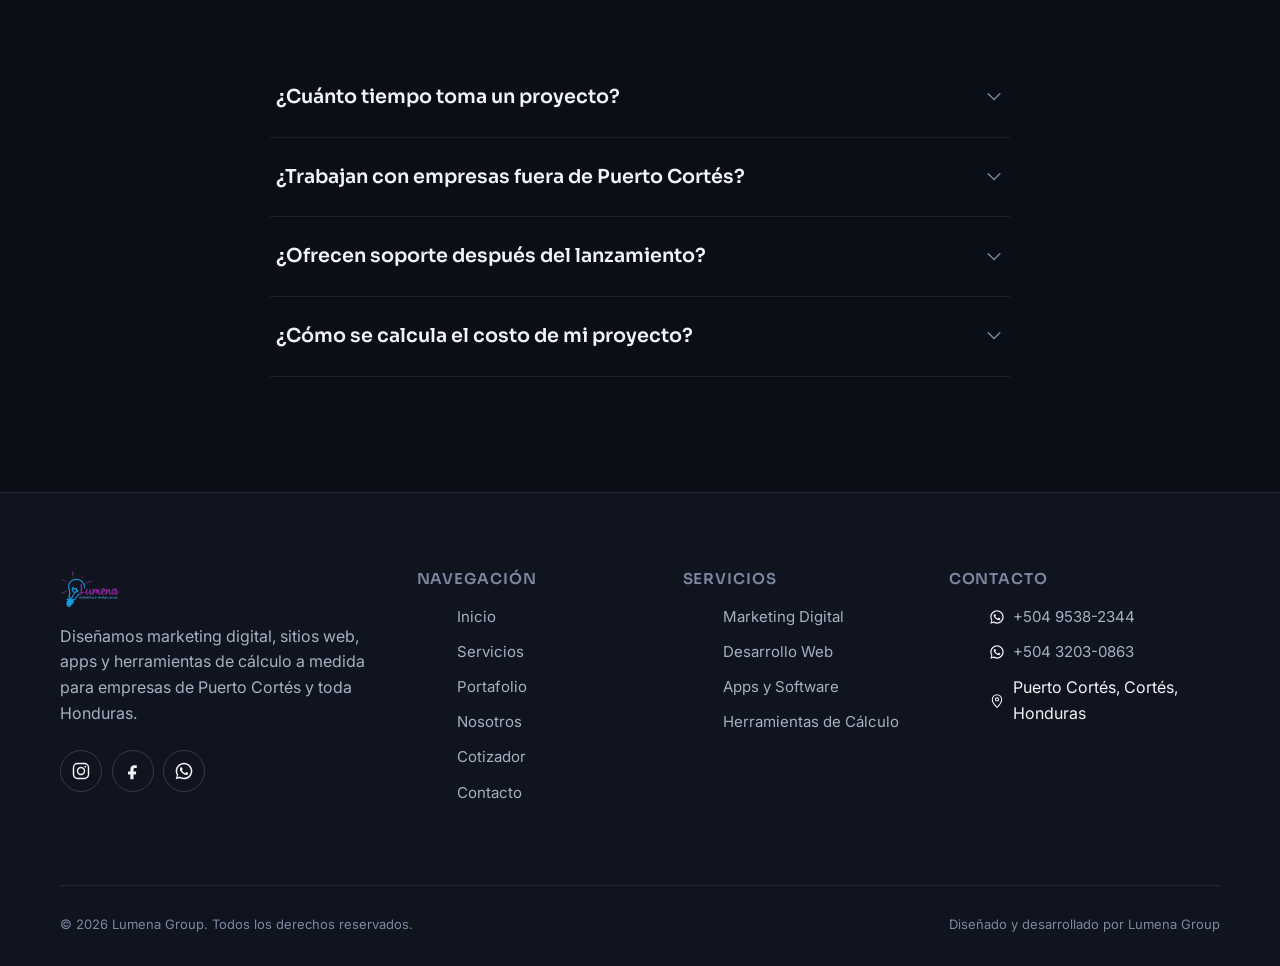
<file: servicios.html>
<!doctype html>
<html lang="es" data-theme="dark">
<head>
<meta charset="UTF-8">
<meta name="viewport" content="width=device-width, initial-scale=1.0">
<title data-i18n="services.title">Servicios — Lumena Group</title>
<meta name="description" content="Marketing digital, desarrollo web, apps y software, y herramientas de cálculo a medida para empresas en Puerto Cortés, Honduras.">
<meta name="theme-color" content="#0A0E17">
<meta property="og:type" content="website">
<meta property="og:site_name" content="Lumena Group">
<meta property="og:locale" content="es_HN">
<meta property="og:title" content="Servicios — Lumena Group">
<meta property="og:description" content="Marketing digital, desarrollo web, apps y software, y herramientas de cálculo a medida para empresas en Puerto Cortés, Honduras.">
<meta property="og:image" content="assets/img/og-image.png">
<meta property="og:image:width" content="1200">
<meta property="og:image:height" content="630">
<meta name="twitter:card" content="summary_large_image">
<meta name="twitter:title" content="Servicios — Lumena Group">
<meta name="twitter:description" content="Marketing digital, desarrollo web, apps y software, y herramientas de cálculo a medida para empresas en Puerto Cortés, Honduras.">
<meta name="twitter:image" content="assets/img/og-image.png">
<link rel="icon" type="image/png" sizes="32x32" href="assets/img/favicon-32.png">
<link rel="icon" type="image/png" sizes="192x192" href="assets/img/favicon-192.png">
<link rel="apple-touch-icon" href="assets/img/favicon-192.png">
<link rel="preconnect" href="https://fonts.googleapis.com">
<link rel="preconnect" href="https://fonts.gstatic.com" crossorigin>
<link href="https://fonts.googleapis.com/css2?family=Sora:wght@500;600;700;800&family=Inter:wght@400;500;600;700&display=swap" rel="stylesheet">
<link rel="stylesheet" href="assets/css/style.css">
<script>
(function(){
  try {
    document.documentElement.setAttribute('data-theme', localStorage.getItem('lumena_theme') || 'dark');
    document.documentElement.setAttribute('lang', localStorage.getItem('lumena_lang') || 'es');
  } catch(e) {}
})();
</script>
</head>
<body>
<svg xmlns="http://www.w3.org/2000/svg" style="position:absolute;width:0;height:0;overflow:hidden" aria-hidden="true">
<defs>

<symbol id="icon-menu" viewBox="0 0 24 24" fill="none" stroke="currentColor" stroke-width="1.75" stroke-linecap="round">
  <line x1="3" y1="6" x2="21" y2="6"/><line x1="3" y1="12" x2="21" y2="12"/><line x1="3" y1="18" x2="21" y2="18"/>
</symbol>

<symbol id="icon-close" viewBox="0 0 24 24" fill="none" stroke="currentColor" stroke-width="1.75" stroke-linecap="round">
  <line x1="5" y1="5" x2="19" y2="19"/><line x1="19" y1="5" x2="5" y2="19"/>
</symbol>

<symbol id="icon-sun" viewBox="0 0 24 24" fill="none" stroke="currentColor" stroke-width="1.75" stroke-linecap="round">
  <circle cx="12" cy="12" r="4.5"/>
  <line x1="12" y1="1.5" x2="12" y2="4"/><line x1="12" y1="20" x2="12" y2="22.5"/>
  <line x1="1.5" y1="12" x2="4" y2="12"/><line x1="20" y1="12" x2="22.5" y2="12"/>
  <line x1="4.5" y1="4.5" x2="6.2" y2="6.2"/><line x1="17.8" y1="17.8" x2="19.5" y2="19.5"/>
  <line x1="19.5" y1="4.5" x2="17.8" y2="6.2"/><line x1="6.2" y1="17.8" x2="4.5" y2="19.5"/>
</symbol>

<symbol id="icon-moon" viewBox="0 0 24 24" fill="none" stroke="currentColor" stroke-width="1.75" stroke-linecap="round" stroke-linejoin="round">
  <path d="M20 14.5A8.5 8.5 0 1 1 9.5 4 6.8 6.8 0 0 0 20 14.5Z"/>
</symbol>

<symbol id="icon-chevron-down" viewBox="0 0 24 24" fill="none" stroke="currentColor" stroke-width="1.75" stroke-linecap="round" stroke-linejoin="round">
  <polyline points="5 8 12 15 19 8"/>
</symbol>

<symbol id="icon-arrow-right" viewBox="0 0 24 24" fill="none" stroke="currentColor" stroke-width="1.75" stroke-linecap="round" stroke-linejoin="round">
  <line x1="4" y1="12" x2="19" y2="12"/><polyline points="13 6 19 12 13 18"/>
</symbol>

<symbol id="icon-check" viewBox="0 0 24 24" fill="none" stroke="currentColor" stroke-width="2" stroke-linecap="round" stroke-linejoin="round">
  <polyline points="4 12.5 9.5 18 20 6"/>
</symbol>

<symbol id="icon-check-circle" viewBox="0 0 24 24" fill="none" stroke="currentColor" stroke-width="1.75" stroke-linecap="round" stroke-linejoin="round">
  <circle cx="12" cy="12" r="9.25"/><polyline points="7.5 12.5 10.5 15.5 16.5 9"/>
</symbol>

<symbol id="icon-whatsapp" viewBox="0 0 24 24" fill="currentColor">
  <path d="M12.02 2C6.5 2 2 6.48 2 12c0 1.86.51 3.6 1.4 5.09L2 22l5.06-1.33A9.94 9.94 0 0 0 12.02 22C17.53 22 22 17.52 22 12S17.53 2 12.02 2Zm0 18.1c-1.62 0-3.14-.44-4.44-1.22l-.32-.19-3 .79.8-2.93-.21-.3A8.06 8.06 0 0 1 3.9 12c0-4.48 3.65-8.1 8.12-8.1 4.47 0 8.1 3.62 8.1 8.1 0 4.48-3.63 8.1-8.1 8.1Zm4.45-6.06c-.24-.12-1.44-.71-1.66-.79-.22-.08-.39-.12-.55.12-.16.24-.63.79-.78.95-.14.16-.29.18-.53.06-.24-.12-1.03-.38-1.96-1.21-.72-.64-1.21-1.44-1.35-1.68-.14-.24-.02-.37.11-.49.11-.11.24-.29.36-.43.12-.14.16-.24.24-.4.08-.16.04-.31-.02-.43-.06-.12-.55-1.33-.76-1.82-.2-.48-.4-.41-.55-.42h-.47c-.16 0-.43.06-.65.31-.22.24-.86.84-.86 2.05 0 1.21.88 2.38 1 2.54.12.16 1.74 2.66 4.22 3.72.59.25 1.05.4 1.41.52.59.19 1.13.16 1.56.1.48-.07 1.44-.59 1.64-1.16.2-.57.2-1.06.14-1.16-.06-.11-.22-.17-.46-.29Z"/>
</symbol>

<symbol id="icon-instagram" viewBox="0 0 24 24" fill="none" stroke="currentColor" stroke-width="1.75">
  <rect x="3" y="3" width="18" height="18" rx="5"/>
  <circle cx="12" cy="12" r="4.2"/>
  <circle cx="17.2" cy="6.8" r="1" fill="currentColor" stroke="none"/>
</symbol>

<symbol id="icon-facebook" viewBox="0 0 24 24" fill="currentColor">
  <path d="M14.5 8.5H16.5V5.2C16.16 5.15 15 5.05 13.65 5.05C10.83 5.05 8.9 6.78 8.9 9.94V12.5H6V16.15H8.9V22H12.6V16.15H15.38L15.85 12.5H12.6V10.31C12.6 9.28 12.88 8.5 14.5 8.5Z"/>
</symbol>

<symbol id="icon-megaphone" viewBox="0 0 24 24" fill="none" stroke="currentColor" stroke-width="1.6" stroke-linecap="round" stroke-linejoin="round">
  <path d="M3 11v2a1.5 1.5 0 0 0 1.5 1.5H6l1 5h2l-.6-5H10l8 4V6l-8 4H4.5A1.5 1.5 0 0 0 3 11Z"/>
  <path d="M18 9.5a3 3 0 0 1 0 5"/>
</symbol>

<symbol id="icon-code" viewBox="0 0 24 24" fill="none" stroke="currentColor" stroke-width="1.6" stroke-linecap="round" stroke-linejoin="round">
  <polyline points="9 8 4.5 12 9 16"/><polyline points="15 8 19.5 12 15 16"/><line x1="13.5" y1="6" x2="10.5" y2="18"/>
</symbol>

<symbol id="icon-devices" viewBox="0 0 24 24" fill="none" stroke="currentColor" stroke-width="1.6" stroke-linecap="round" stroke-linejoin="round">
  <rect x="2.5" y="4.5" width="13" height="9.5" rx="1.2"/>
  <line x1="6" y1="17.5" x2="12" y2="17.5"/>
  <rect x="15.5" y="9" width="6" height="10.5" rx="1.2"/>
</symbol>

<symbol id="icon-calculator" viewBox="0 0 24 24" fill="none" stroke="currentColor" stroke-width="1.6" stroke-linecap="round" stroke-linejoin="round">
  <rect x="4.5" y="2.5" width="15" height="19" rx="2"/>
  <line x1="7.5" y1="6" x2="16.5" y2="6"/>
  <line x1="7.5" y1="11" x2="7.5" y2="11.01"/><line x1="12" y1="11" x2="12" y2="11.01"/><line x1="16.5" y1="11" x2="16.5" y2="11.01"/>
  <line x1="7.5" y1="14.7" x2="7.5" y2="14.71"/><line x1="12" y1="14.7" x2="12" y2="14.71"/><line x1="16.5" y1="14.7" x2="16.5" y2="14.71"/>
  <line x1="7.5" y1="18.4" x2="7.5" y2="18.41"/><line x1="12" y1="18.4" x2="12" y2="18.41"/><line x1="16.5" y1="18.4" x2="16.5" y2="18.41"/>
</symbol>

<symbol id="icon-chart-bar" viewBox="0 0 24 24" fill="none" stroke="currentColor" stroke-width="1.6" stroke-linecap="round" stroke-linejoin="round">
  <line x1="4" y1="20" x2="20" y2="20"/>
  <rect x="6" y="13" width="3" height="7"/><rect x="10.5" y="9" width="3" height="11"/><rect x="15" y="5" width="3" height="15"/>
</symbol>

<symbol id="icon-users" viewBox="0 0 24 24" fill="none" stroke="currentColor" stroke-width="1.6" stroke-linecap="round" stroke-linejoin="round">
  <circle cx="8.5" cy="8" r="3"/><path d="M2.8 19c.6-3 3-5 5.7-5s5.1 2 5.7 5"/>
  <circle cx="16.5" cy="8.5" r="2.4"/><path d="M15.2 14.2c2 .2 3.9 1.9 4.4 4.3"/>
</symbol>

<symbol id="icon-target" viewBox="0 0 24 24" fill="none" stroke="currentColor" stroke-width="1.6" stroke-linecap="round" stroke-linejoin="round">
  <circle cx="12" cy="12" r="9"/><circle cx="12" cy="12" r="5"/><circle cx="12" cy="12" r="1" fill="currentColor" stroke="none"/>
</symbol>

<symbol id="icon-rocket" viewBox="0 0 24 24" fill="none" stroke="currentColor" stroke-width="1.6" stroke-linecap="round" stroke-linejoin="round">
  <path d="M12 2.5c3 1.3 5 4.4 5 8.4 0 2-1 4.7-2.3 6.1l-2.7 2.5-2.7-2.5C8 15.6 7 12.9 7 10.9c0-4 2-7.1 5-8.4Z"/>
  <circle cx="12" cy="10" r="1.8"/>
  <path d="M8.3 16.7 6 19.5l.6-3.6M15.7 16.7 18 19.5l-.6-3.6"/>
</symbol>

<symbol id="icon-shield-check" viewBox="0 0 24 24" fill="none" stroke="currentColor" stroke-width="1.6" stroke-linecap="round" stroke-linejoin="round">
  <path d="M12 2.8 19 5.5v6c0 4.6-2.9 8.2-7 9.7-4.1-1.5-7-5.1-7-9.7v-6Z"/>
  <polyline points="8.7 12.2 11 14.5 15.5 9.8"/>
</symbol>

<symbol id="icon-clock" viewBox="0 0 24 24" fill="none" stroke="currentColor" stroke-width="1.6" stroke-linecap="round" stroke-linejoin="round">
  <circle cx="12" cy="12" r="9"/><polyline points="12 7 12 12 16 14.5"/>
</symbol>

<symbol id="icon-map-pin" viewBox="0 0 24 24" fill="none" stroke="currentColor" stroke-width="1.6" stroke-linecap="round" stroke-linejoin="round">
  <path d="M12 21.5s7-6.4 7-11.8A7 7 0 0 0 5 9.7c0 5.4 7 11.8 7 11.8Z"/><circle cx="12" cy="9.7" r="2.4"/>
</symbol>

<symbol id="icon-mail" viewBox="0 0 24 24" fill="none" stroke="currentColor" stroke-width="1.6" stroke-linecap="round" stroke-linejoin="round">
  <rect x="2.8" y="5" width="18.4" height="14" rx="2"/><polyline points="3.5 6 12 12.5 20.5 6"/>
</symbol>

<symbol id="icon-star" viewBox="0 0 24 24" fill="currentColor">
  <path d="M12 2.8 14.6 9l6.6.5-5 4.4 1.5 6.4L12 16.9 6.3 20.3l1.5-6.4-5-4.4L9.4 9Z"/>
</symbol>

<symbol id="icon-quote" viewBox="0 0 24 24" fill="currentColor">
  <path d="M4 8.4C4 6 5.9 4 8.4 4v2.3c-1.2 0-2.1 1-2.1 2.1v.4h2.1V15H4V8.4Zm9.6 0c0-2.4 1.9-4.4 4.4-4.4v2.3c-1.2 0-2.1 1-2.1 2.1v.4h2.1V15h-4.4V8.4Z"/>
</symbol>

<symbol id="icon-layers" viewBox="0 0 24 24" fill="none" stroke="currentColor" stroke-width="1.6" stroke-linecap="round" stroke-linejoin="round">
  <polygon points="12 3 21 8 12 13 3 8"/><polyline points="3 13 12 18 21 13"/><polyline points="3 17.5 12 22.5 21 17.5"/>
</symbol>

<symbol id="icon-briefcase" viewBox="0 0 24 24" fill="none" stroke="currentColor" stroke-width="1.6" stroke-linecap="round" stroke-linejoin="round">
  <rect x="2.8" y="7.5" width="18.4" height="12" rx="2"/><path d="M8.5 7.5V5.8A1.8 1.8 0 0 1 10.3 4h3.4a1.8 1.8 0 0 1 1.8 1.8V7.5"/><line x1="2.8" y1="12.5" x2="21.2" y2="12.5"/>
</symbol>

<symbol id="icon-gauge" viewBox="0 0 24 24" fill="none" stroke="currentColor" stroke-width="1.6" stroke-linecap="round" stroke-linejoin="round">
  <path d="M3.5 15.5a8.5 8.5 0 1 1 17 0"/><line x1="12" y1="15.5" x2="15.5" y2="10.5"/><line x1="3.5" y1="15.5" x2="5" y2="15.5"/><line x1="19" y1="15.5" x2="20.5" y2="15.5"/>
</symbol>

<symbol id="icon-database" viewBox="0 0 24 24" fill="none" stroke="currentColor" stroke-width="1.6" stroke-linecap="round" stroke-linejoin="round">
  <ellipse cx="12" cy="5.5" rx="7.5" ry="2.8"/>
  <path d="M4.5 5.5V18c0 1.5 3.4 2.8 7.5 2.8s7.5-1.3 7.5-2.8V5.5"/>
  <path d="M4.5 11.8c0 1.5 3.4 2.8 7.5 2.8s7.5-1.3 7.5-2.8"/>
</symbol>

<symbol id="icon-file-check" viewBox="0 0 24 24" fill="none" stroke="currentColor" stroke-width="1.6" stroke-linecap="round" stroke-linejoin="round">
  <path d="M6.5 2.8h7l4 4v13.4a1 1 0 0 1-1 1h-10a1 1 0 0 1-1-1V3.8a1 1 0 0 1 1-1Z"/>
  <polyline points="13.5 2.8 13.5 6.8 17.5 6.8"/>
  <polyline points="8.8 14 10.8 16 15.2 11.3"/>
</symbol>

<symbol id="icon-coins" viewBox="0 0 24 24" fill="none" stroke="currentColor" stroke-width="1.6" stroke-linecap="round" stroke-linejoin="round">
  <ellipse cx="9" cy="7" rx="6" ry="3.2"/>
  <path d="M3 7v4.5c0 1.8 2.7 3.2 6 3.2s6-1.4 6-3.2V7"/>
  <path d="M3 11.5V16c0 1.8 2.7 3.2 6 3.2 1 0 1.9-.1 2.8-.4"/>
  <path d="M13.5 12.3c.7-.3 1.6-.4 2.5-.4 3.3 0 6 1.4 6 3.2s-2.7 3.2-6 3.2-6-1.4-6-3.2"/>
</symbol>

<symbol id="icon-globe" viewBox="0 0 24 24" fill="none" stroke="currentColor" stroke-width="1.6" stroke-linecap="round" stroke-linejoin="round">
  <circle cx="12" cy="12" r="9"/><line x1="3" y1="12" x2="21" y2="12"/>
  <path d="M12 3c2.5 2.4 4 5.6 4 9s-1.5 6.6-4 9c-2.5-2.4-4-5.6-4-9s1.5-6.6 4-9Z"/>
</symbol>

<symbol id="icon-drone" viewBox="0 0 24 24" fill="none" stroke="currentColor" stroke-width="1.6" stroke-linecap="round" stroke-linejoin="round">
  <rect x="9.5" y="9.5" width="5" height="5" rx="1"/>
  <line x1="9.5" y1="9.5" x2="4.5" y2="4.5"/><line x1="14.5" y1="9.5" x2="19.5" y2="4.5"/>
  <line x1="9.5" y1="14.5" x2="4.5" y2="19.5"/><line x1="14.5" y1="14.5" x2="19.5" y2="19.5"/>
  <circle cx="4.5" cy="4.5" r="2"/><circle cx="19.5" cy="4.5" r="2"/><circle cx="4.5" cy="19.5" r="2"/><circle cx="19.5" cy="19.5" r="2"/>
</symbol>

<symbol id="icon-heart-pulse" viewBox="0 0 24 24" fill="none" stroke="currentColor" stroke-width="1.6" stroke-linecap="round" stroke-linejoin="round">
  <path d="M12 20.2s-7.4-4.6-9.7-9.3C.9 7.3 2.6 4 6 4c2 0 3.4 1.1 4.2 2.3.4.6 1.2.6 1.6 0C12.6 5.1 14 4 16 4c3.4 0 5.1 3.3 3.7 6.9-.4 1-1 2-1.7 2.9h-3.2l-1.4-2.4-2 3.6-1.2-1.9H6.6"/>
</symbol>

</defs>
</svg>

<a href="#main" class="skip-link" data-i18n="a11y.skip">Saltar al contenido principal</a>

<header class="navbar" id="navbar">
  <div class="container">
    <a href="./" class="brand" aria-label="Lumena Group">
      <img src="assets/img/logo-lumena-transparent.png" alt="Lumena Group" width="70" height="44" style="height:44px;width:auto">
    </a>
    <nav class="nav-links" aria-label="Principal">
      <a href="./" data-i18n="nav.home">Inicio</a>
      <a href="servicios.html" data-i18n="nav.services">Servicios</a>
      <a href="portafolio.html" data-i18n="nav.portfolio">Portafolio</a>
      <a href="nosotros.html" data-i18n="nav.about">Nosotros</a>
      <a href="cotizador.html" data-i18n="nav.quote">Cotizador</a>
      <a href="contacto.html" data-i18n="nav.contact">Contacto</a>
    </nav>
    <div class="nav-actions">
      <div class="lang-toggle" role="group" aria-label="Idioma / Language">
        <button type="button" data-lang="es">ES</button>
        <button type="button" data-lang="en">EN</button>
      </div>
      <button type="button" class="icon-btn theme-toggle" aria-label="Cambiar tema / Toggle theme">
        <svg class="icon"><use href="#icon-sun"></use></svg>
      </button>
      <a href="cotizador.html" class="btn btn-primary desktop-only" data-i18n="nav.cta">Cotiza tu proyecto</a>
      <button type="button" class="nav-toggle" aria-label="Abrir menú" aria-expanded="false">
        <svg class="icon"><use href="#icon-menu"></use></svg>
      </button>
    </div>
  </div>
</header>

<div class="mobile-panel">
  <a href="./" data-i18n="nav.home">Inicio</a>
  <a href="servicios.html" data-i18n="nav.services">Servicios</a>
  <a href="portafolio.html" data-i18n="nav.portfolio">Portafolio</a>
  <a href="nosotros.html" data-i18n="nav.about">Nosotros</a>
  <a href="cotizador.html" data-i18n="nav.quote">Cotizador</a>
  <a href="contacto.html" data-i18n="nav.contact">Contacto</a>
  <a href="cotizador.html" class="btn btn-primary btn-block" data-i18n="nav.cta">Cotiza tu proyecto</a>
</div>

<main id="main">

  <section class="page-hero">
    <div class="hero-bg" aria-hidden="true"></div>
    <div class="container">
      <div class="breadcrumb reveal">
        <a href="./" data-i18n="nav.home">Inicio</a> <span>/</span> <span data-i18n="nav.services">Servicios</span>
      </div>
      <span class="eyebrow reveal" data-i18n="services.hero.eyebrow">Servicios</span>
      <h1 class="reveal-clip" style="margin-top:1rem;max-width:16ch" data-i18n="services.hero.title">Todo lo que tu empresa necesita para crecer digitalmente</h1>
      <p class="lede reveal" data-i18n="services.hero.lede">Marketing, desarrollo web, aplicaciones y herramientas de cálculo a medida: cuatro disciplinas, un solo equipo.</p>
    </div>
  </section>

  <!-- ============ 01 MARKETING ============ -->
  <section class="section-tight" id="marketing">
    <div class="container">
      <div class="grid grid-2" style="align-items:center;gap:3rem">
        <div class="reveal">
          <div class="index-mark"><span class="num">01</span><span class="icon-slot"><svg class="icon"><use href="#icon-megaphone"></use></svg></span></div>
          <span class="eyebrow" data-i18n="services.marketing.eyebrow">Marketing Digital</span>
          <h2 style="margin-top:1rem" data-i18n="services.marketing.title">Marketing que conecta con tu cliente ideal</h2>
          <p data-i18n="services.marketing.desc">Diseñamos estrategias de contenido y publicidad basadas en datos, no en suposiciones, para que cada córdoba invertido tenga retorno medible.</p>
        </div>
        <div class="card reveal">
          <ul style="display:grid;gap:1rem">
            <li style="display:flex;gap:.75rem;align-items:flex-start"><svg class="icon" style="color:var(--color-success);margin-top:.2rem"><use href="#icon-check"></use></svg><span data-i18n="services.marketing.f1">Gestión de redes sociales (Instagram, Facebook, TikTok)</span></li>
            <li style="display:flex;gap:.75rem;align-items:flex-start"><svg class="icon" style="color:var(--color-success);margin-top:.2rem"><use href="#icon-check"></use></svg><span data-i18n="services.marketing.f2">Publicidad pagada (Meta Ads, Google Ads)</span></li>
            <li style="display:flex;gap:.75rem;align-items:flex-start"><svg class="icon" style="color:var(--color-success);margin-top:.2rem"><use href="#icon-check"></use></svg><span data-i18n="services.marketing.f3">Identidad de marca y diseño gráfico</span></li>
            <li style="display:flex;gap:.75rem;align-items:flex-start"><svg class="icon" style="color:var(--color-success);margin-top:.2rem"><use href="#icon-check"></use></svg><span data-i18n="services.marketing.f4">Fotografía y video para producto y servicio</span></li>
          </ul>
        </div>
      </div>
    </div>
  </section>

  <div class="container">
    <div class="rays-divider reveal" aria-hidden="true">
      <svg viewBox="0 0 100 100" fill="none" stroke="currentColor" stroke-width="6" stroke-linecap="round">
        <line x1="50" y1="4" x2="50" y2="30"/>
        <line x1="18" y1="16" x2="34" y2="38"/>
        <line x1="82" y1="16" x2="66" y2="38"/>
        <line x1="6" y1="50" x2="32" y2="50"/>
        <line x1="94" y1="50" x2="68" y2="50"/>
      </svg>
    </div>
  </div>

  <!-- ============ 02 WEB ============ -->
  <section class="section-tight" id="web">
    <div class="container">
      <div class="grid grid-2" style="align-items:center;gap:3rem">
        <div class="card reveal" style="order:2">
          <ul style="display:grid;gap:1rem">
            <li style="display:flex;gap:.75rem;align-items:flex-start"><svg class="icon" style="color:var(--color-success);margin-top:.2rem"><use href="#icon-check"></use></svg><span data-i18n="services.web.f1">Landing pages y sitios corporativos</span></li>
            <li style="display:flex;gap:.75rem;align-items:flex-start"><svg class="icon" style="color:var(--color-success);margin-top:.2rem"><use href="#icon-check"></use></svg><span data-i18n="services.web.f2">Tiendas en línea (e-commerce)</span></li>
            <li style="display:flex;gap:.75rem;align-items:flex-start"><svg class="icon" style="color:var(--color-success);margin-top:.2rem"><use href="#icon-check"></use></svg><span data-i18n="services.web.f3">Diseño responsivo para móvil, tablet y escritorio</span></li>
            <li style="display:flex;gap:.75rem;align-items:flex-start"><svg class="icon" style="color:var(--color-success);margin-top:.2rem"><use href="#icon-check"></use></svg><span data-i18n="services.web.f4">Optimización de velocidad y SEO técnico</span></li>
          </ul>
        </div>
        <div class="reveal" style="order:1">
          <div class="index-mark"><span class="num">02</span><span class="icon-slot"><svg class="icon"><use href="#icon-code"></use></svg></span></div>
          <span class="eyebrow" data-i18n="services.web.eyebrow">Desarrollo Web</span>
          <h2 style="margin-top:1rem" data-i18n="services.web.title">Sitios web rápidos, modernos y hechos para vender</h2>
          <p data-i18n="services.web.desc">Construimos sitios y tiendas en línea con animaciones elegantes, carga veloz en cualquier dispositivo y una estructura pensada para convertir visitantes en clientes.</p>
        </div>
      </div>
    </div>
  </section>

  <div class="container">
    <div class="rays-divider reveal" aria-hidden="true">
      <svg viewBox="0 0 100 100" fill="none" stroke="currentColor" stroke-width="6" stroke-linecap="round">
        <line x1="50" y1="4" x2="50" y2="30"/>
        <line x1="18" y1="16" x2="34" y2="38"/>
        <line x1="82" y1="16" x2="66" y2="38"/>
        <line x1="6" y1="50" x2="32" y2="50"/>
        <line x1="94" y1="50" x2="68" y2="50"/>
      </svg>
    </div>
  </div>

  <!-- ============ 03 APPS ============ -->
  <section class="section-tight" id="apps">
    <div class="container">
      <div class="grid grid-2" style="align-items:center;gap:3rem">
        <div class="reveal">
          <div class="index-mark"><span class="num">03</span><span class="icon-slot"><svg class="icon"><use href="#icon-devices"></use></svg></span></div>
          <span class="eyebrow" data-i18n="services.apps.eyebrow">Apps y Software</span>
          <h2 style="margin-top:1rem" data-i18n="services.apps.title">Software a la medida de tu operación</h2>
          <p data-i18n="services.apps.desc">Cuando una solución genérica no alcanza, diseñamos aplicaciones y plataformas propias que se ajustan exactamente a cómo trabaja tu empresa.</p>
        </div>
        <div class="card reveal">
          <ul style="display:grid;gap:1rem">
            <li style="display:flex;gap:.75rem;align-items:flex-start"><svg class="icon" style="color:var(--color-success);margin-top:.2rem"><use href="#icon-check"></use></svg><span data-i18n="services.apps.f1">Aplicaciones web y móviles a medida</span></li>
            <li style="display:flex;gap:.75rem;align-items:flex-start"><svg class="icon" style="color:var(--color-success);margin-top:.2rem"><use href="#icon-check"></use></svg><span data-i18n="services.apps.f2">Paneles administrativos y de control (dashboards)</span></li>
            <li style="display:flex;gap:.75rem;align-items:flex-start"><svg class="icon" style="color:var(--color-success);margin-top:.2rem"><use href="#icon-check"></use></svg><span data-i18n="services.apps.f3">Integraciones con sistemas existentes</span></li>
            <li style="display:flex;gap:.75rem;align-items:flex-start"><svg class="icon" style="color:var(--color-success);margin-top:.2rem"><use href="#icon-check"></use></svg><span data-i18n="services.apps.f4">Gestión de usuarios, roles y permisos</span></li>
          </ul>
        </div>
      </div>
    </div>
  </section>

  <div class="container">
    <div class="rays-divider reveal" aria-hidden="true">
      <svg viewBox="0 0 100 100" fill="none" stroke="currentColor" stroke-width="6" stroke-linecap="round">
        <line x1="50" y1="4" x2="50" y2="30"/>
        <line x1="18" y1="16" x2="34" y2="38"/>
        <line x1="82" y1="16" x2="66" y2="38"/>
        <line x1="6" y1="50" x2="32" y2="50"/>
        <line x1="94" y1="50" x2="68" y2="50"/>
      </svg>
    </div>
  </div>

  <!-- ============ 04 HERRAMIENTAS DE CALCULO ============ -->
  <section class="section" id="herramientas" style="background:var(--bg-elevated)">
    <div class="container">
      <div class="section-head center reveal">
        <div class="index-mark" style="justify-content:center"><span class="num">04</span></div>
        <span class="eyebrow" data-i18n="services.tools.eyebrow">Herramientas de Cálculo</span>
        <h2 data-i18n="services.tools.title">Automatización que elimina el error humano</h2>
        <p data-i18n="services.tools.desc">Nuestra especialidad: convertimos hojas de cálculo propensas a errores en sistemas automatizados, auditables y en tiempo real.</p>
      </div>

      <div class="grid grid-3 card-scroll">
        <div class="card reveal">
          <div class="icon-tile outline"><svg class="icon"><use href="#icon-calculator"></use></svg></div>
          <h3 data-i18n="services.tools.t1.title">Automatización de cálculos</h3>
          <p data-i18n="services.tools.t1.desc">Reemplazamos hojas de cálculo manuales por sistemas que calculan solos y reducen el error humano.</p>
        </div>
        <div class="card reveal">
          <div class="icon-tile outline"><svg class="icon"><use href="#icon-chart-bar"></use></svg></div>
          <h3 data-i18n="services.tools.t2.title">Reportes en tiempo real</h3>
          <p data-i18n="services.tools.t2.desc">Información actualizada al instante para tomar decisiones con datos, no con suposiciones.</p>
        </div>
        <div class="card reveal">
          <div class="icon-tile outline"><svg class="icon"><use href="#icon-shield-check"></use></svg></div>
          <h3 data-i18n="services.tools.t3.title">Control de acceso y auditoría</h3>
          <p data-i18n="services.tools.t3.desc">Roles y permisos por usuario, con registro auditable de cada operación.</p>
        </div>
      </div>
    </div>
  </section>

  <!-- ============ CTA ============ -->
  <section class="section">
    <div class="container">
      <div class="card reveal" style="text-align:center;padding:clamp(2.5rem,6vw,4.5rem);background:var(--gradient-brand-deep)">
        <h2 style="color:#fff" data-i18n="services.cta.title">¿No estás seguro qué servicio necesitas?</h2>
        <p style="color:rgba(255,255,255,.85);max-width:52ch;margin-inline:auto" data-i18n="services.cta.lede">Usa nuestro cotizador interactivo y en minutos tendrás un estimado, o escríbenos directamente por WhatsApp.</p>
        <div class="hero-cta" style="justify-content:center;margin-top:2rem">
          <a href="cotizador.html" class="btn btn-primary" data-i18n="services.cta.button1">Ir al cotizador</a>
          <a href="https://wa.me/50495382344" target="_blank" rel="noopener" class="btn btn-whatsapp">
            <svg class="icon"><use href="#icon-whatsapp"></use></svg>
            <span data-i18n="services.cta.button2">Escribir por WhatsApp</span>
          </a>
        </div>
      </div>
    </div>
  </section>

  <!-- ============ FAQ ============ -->
  <section class="section">
    <div class="container" style="max-width:820px">
      <div class="section-head center reveal">
        <span class="eyebrow" data-i18n="services.faq.eyebrow">Preguntas frecuentes</span>
        <h2 data-i18n="services.faq.title">Resolvemos tus dudas</h2>
      </div>
      <div class="reveal">
        <div class="accordion-item">
          <button class="accordion-trigger" aria-expanded="false">
            <span data-i18n="services.faq.q1">¿Cuánto tiempo toma un proyecto?</span>
            <svg class="icon"><use href="#icon-chevron-down"></use></svg>
          </button>
          <div class="accordion-panel"><div class="accordion-panel-inner"><p data-i18n="services.faq.a1">Depende del alcance. Una landing page puede estar lista en 2-3 semanas; una herramienta de cálculo a medida o una app puede tomar de 4 a 10 semanas según su complejidad.</p></div></div>
        </div>
        <div class="accordion-item">
          <button class="accordion-trigger" aria-expanded="false">
            <span data-i18n="services.faq.q2">¿Trabajan con empresas fuera de Puerto Cortés?</span>
            <svg class="icon"><use href="#icon-chevron-down"></use></svg>
          </button>
          <div class="accordion-panel"><div class="accordion-panel-inner"><p data-i18n="services.faq.a2">Sí. Aunque estamos basados en Puerto Cortés, trabajamos de forma remota con empresas en toda Honduras.</p></div></div>
        </div>
        <div class="accordion-item">
          <button class="accordion-trigger" aria-expanded="false">
            <span data-i18n="services.faq.q3">¿Ofrecen soporte después del lanzamiento?</span>
            <svg class="icon"><use href="#icon-chevron-down"></use></svg>
          </button>
          <div class="accordion-panel"><div class="accordion-panel-inner"><p data-i18n="services.faq.a3">Sí, todos nuestros proyectos incluyen un período de soporte post-lanzamiento y planes de mantenimiento continuo.</p></div></div>
        </div>
        <div class="accordion-item">
          <button class="accordion-trigger" aria-expanded="false">
            <span data-i18n="services.faq.q4">¿Cómo se calcula el costo de mi proyecto?</span>
            <svg class="icon"><use href="#icon-chevron-down"></use></svg>
          </button>
          <div class="accordion-panel"><div class="accordion-panel-inner"><p data-i18n="services.faq.a4">Cada proyecto es distinto. Usa nuestro cotizador interactivo para obtener un estimado según el tipo de servicio, alcance y complejidad que necesitas.</p></div></div>
        </div>
      </div>
    </div>
  </section>

</main>

<footer class="site-footer">
  <div class="container">
    <div class="footer-grid">
      <div class="footer-brand">
        <a href="./" class="brand" aria-label="Lumena Group">
          <img src="assets/img/logo-lumena-transparent.png" alt="Lumena Group" style="height:38px;width:auto">
        </a>
        <p data-i18n="footer.tagline">Diseñamos marketing digital, sitios web, apps y herramientas de cálculo a medida para empresas de Puerto Cortés y toda Honduras.</p>
        <div class="social-row">
          <a class="icon-btn" href="https://www.instagram.com/lumenamkt/" target="_blank" rel="noopener" aria-label="Instagram">
            <svg class="icon"><use href="#icon-instagram"></use></svg>
          </a>
          <a class="icon-btn" href="https://www.facebook.com/share/1AxKSv87Qi/?mibextid=wwXIfr" target="_blank" rel="noopener" aria-label="Facebook">
            <svg class="icon"><use href="#icon-facebook"></use></svg>
          </a>
          <a class="icon-btn" href="https://wa.me/50495382344" target="_blank" rel="noopener" aria-label="WhatsApp">
            <svg class="icon"><use href="#icon-whatsapp"></use></svg>
          </a>
        </div>
      </div>
      <div class="footer-col">
        <h4 data-i18n="footer.nav.title">Navegación</h4>
        <ul>
          <li><a href="./" data-i18n="nav.home">Inicio</a></li>
          <li><a href="servicios.html" data-i18n="nav.services">Servicios</a></li>
          <li><a href="portafolio.html" data-i18n="nav.portfolio">Portafolio</a></li>
          <li><a href="nosotros.html" data-i18n="nav.about">Nosotros</a></li>
          <li><a href="cotizador.html" data-i18n="nav.quote">Cotizador</a></li>
          <li><a href="contacto.html" data-i18n="nav.contact">Contacto</a></li>
        </ul>
      </div>
      <div class="footer-col">
        <h4 data-i18n="footer.services.title">Servicios</h4>
        <ul>
          <li><a href="servicios.html#marketing" data-i18n="footer.services.marketing">Marketing Digital</a></li>
          <li><a href="servicios.html#web" data-i18n="footer.services.web">Desarrollo Web</a></li>
          <li><a href="servicios.html#apps" data-i18n="footer.services.apps">Apps y Software</a></li>
          <li><a href="servicios.html#herramientas" data-i18n="footer.services.tools">Herramientas de Cálculo</a></li>
        </ul>
      </div>
      <div class="footer-col">
        <h4 data-i18n="footer.contact.title">Contacto</h4>
        <ul>
          <li><svg class="icon" style="width:1rem;height:1rem"><use href="#icon-whatsapp"></use></svg><a href="https://wa.me/50495382344" target="_blank" rel="noopener">+504 9538-2344</a></li>
          <li><svg class="icon" style="width:1rem;height:1rem"><use href="#icon-whatsapp"></use></svg><a href="https://wa.me/50432030863" target="_blank" rel="noopener">+504 3203-0863</a></li>
          <li><svg class="icon" style="width:1rem;height:1rem"><use href="#icon-map-pin"></use></svg><span data-i18n="footer.contact.location">Puerto Cortés, Cortés, Honduras</span></li>
        </ul>
      </div>
    </div>
    <div class="footer-bottom">
      <span>&copy; <span class="current-year"></span> Lumena Group. <span data-i18n="footer.rights">Todos los derechos reservados.</span></span>
      <span data-i18n="footer.madeby">Diseñado y desarrollado por Lumena Group</span>
    </div>
  </div>
</footer>

<a href="https://wa.me/50495382344" class="wa-float" target="_blank" rel="noopener" data-i18n-aria="wa.float.label" aria-label="Escríbenos por WhatsApp">
  <svg class="icon"><use href="#icon-whatsapp"></use></svg>
</a>

<div class="mobile-cta-bar">
  <a href="https://wa.me/50495382344" target="_blank" rel="noopener" class="btn btn-whatsapp btn-sm">
    <svg class="icon"><use href="#icon-whatsapp"></use></svg>
    WhatsApp
  </a>
  <a href="cotizador.html" class="btn btn-primary btn-sm" data-i18n="nav.cta">Cotiza tu proyecto</a>
</div>

<script src="assets/js/i18n.js" defer></script>
<script src="assets/js/main.js" defer></script>
<script src="assets/js/cursor.js" defer></script>
</body>
</html>
</file>
<file: assets/css/style.css>
/* =========================================================
   LUMENA GROUP — Design System
   Marca: azul #0BA4F2 · morado #842399
   Tipografía: Sora (títulos) + Inter (texto)
   ========================================================= */

/* ---------- Reset ---------- */
*, *::before, *::after { box-sizing: border-box; }
html { -webkit-text-size-adjust: 100%; scroll-behavior: smooth; }
@media (prefers-reduced-motion: reduce) {
  html { scroll-behavior: auto; }
}
body, h1, h2, h3, h4, p, figure, blockquote, dl, dd { margin: 0; }
ul[class], ol[class] { list-style: none; margin: 0; padding: 0; }
img, picture, svg { display: block; max-width: 100%; }
input, button, textarea, select { font: inherit; color: inherit; }
button { cursor: pointer; }
a { color: inherit; text-decoration: none; }

/* ---------- Design tokens ---------- */
:root {
  color-scheme: dark;
  /* Brand */
  --brand-blue: #0BA4F2;
  --brand-blue-dark: #0876B0;
  --brand-blue-light: #5DC7FF;
  --brand-purple: #842399;
  --brand-purple-dark: #5E1970;
  --brand-purple-light: #C062D6;
  --gradient-brand: linear-gradient(135deg, var(--brand-blue) 0%, var(--brand-purple) 100%);
  --gradient-brand-deep: linear-gradient(135deg, var(--brand-blue-dark) 0%, var(--brand-purple-dark) 100%);

  /* Semantic feedback */
  --color-success: #22C55E;
  --color-danger: #F0506E;
  --color-warning: #F5A623;

  /* Surfaces — dark (default) */
  --bg: #0A0E17;
  --bg-elevated: #10141F;
  --surface: #151A28;
  --surface-2: #1C2333;
  --border: rgba(255,255,255,0.08);
  --border-strong: rgba(255,255,255,0.16);
  --text-primary: #F1F4F9;
  --text-secondary: #A7B0C3;
  --text-muted: #7C87A0;
  --overlay-scrim: rgba(6,8,14,0.72);

  --link-color: var(--brand-blue-light);
  --focus-ring: #5DC7FF;

  /* Shadows */
  --shadow-sm: 0 1px 2px rgba(0,0,0,0.24);
  --shadow-md: 0 8px 24px rgba(4,8,20,0.32);
  --shadow-lg: 0 24px 64px rgba(4,8,20,0.44);
  --shadow-glow-blue: 0 0 0 1px rgba(11,164,242,0.3), 0 12px 32px rgba(11,164,242,0.22);
  --shadow-glow-purple: 0 0 0 1px rgba(132,35,153,0.32), 0 12px 32px rgba(132,35,153,0.24);

  /* Radius */
  --radius-sm: 10px;
  --radius-md: 16px;
  --radius-lg: 24px;
  --radius-full: 999px;

  /* Type scale (fluid) */
  --fs-xs: 0.8125rem;
  --fs-sm: 0.9375rem;
  --fs-base: 1rem;
  --fs-md: clamp(1.05rem, 1rem + 0.25vw, 1.2rem);
  --fs-lg: clamp(1.2rem, 1.1rem + 0.5vw, 1.5rem);
  --fs-xl: clamp(1.5rem, 1.3rem + 1vw, 1.9rem);
  --fs-2xl: clamp(1.9rem, 1.6rem + 1.5vw, 2.5rem);
  --fs-3xl: clamp(2.3rem, 1.9rem + 2vw, 3.25rem);
  --fs-4xl: clamp(2.8rem, 2.1rem + 3.4vw, 4.5rem);

  --font-heading: "Sora", "Segoe UI", system-ui, sans-serif;
  --font-body: "Inter", "Segoe UI", system-ui, sans-serif;
  --font-mono: "JetBrains Mono", ui-monospace, "SFMono-Regular", Menlo, monospace;

  /* Layout */
  --container-w: 1240px;
  --section-py: clamp(64px, 9vw, 120px);
  --nav-h: 84px;

  /* Motion */
  --ease-out: cubic-bezier(0.16, 1, 0.3, 1);
  --ease-in-out: cubic-bezier(0.65, 0, 0.35, 1);
  --dur-fast: 150ms;
  --dur-base: 250ms;
  --dur-slow: 400ms;
}

:root[data-theme="light"] {
  color-scheme: light;
  --bg: #F5F7FB;
  --bg-elevated: #FFFFFF;
  --surface: #FFFFFF;
  --surface-2: #F0F3F9;
  --border: rgba(10,14,23,0.08);
  --border-strong: rgba(10,14,23,0.16);
  --text-primary: #10131A;
  --text-secondary: #4C5567;
  --text-muted: #5E6779;
  --overlay-scrim: rgba(10,14,23,0.55);
  --link-color: var(--brand-blue-dark);
  --shadow-sm: 0 1px 2px rgba(16,20,30,0.06);
  --shadow-md: 0 8px 24px rgba(16,20,30,0.08);
  --shadow-lg: 0 24px 64px rgba(16,20,30,0.12);
}

@media (prefers-reduced-motion: reduce) {
  *, *::before, *::after {
    animation-duration: 0.001ms !important;
    animation-iteration-count: 1 !important;
    transition-duration: 0.001ms !important;
    scroll-behavior: auto !important;
  }
}

/* ---------- Base ---------- */
body {
  background: var(--bg);
  color: var(--text-primary);
  font-family: var(--font-body);
  font-size: 16px;
  line-height: 1.6;
  -webkit-font-smoothing: antialiased;
  transition: background var(--dur-base) var(--ease-out), color var(--dur-base) var(--ease-out);
  overflow-x: hidden;
}

h1, h2, h3, h4 {
  font-family: var(--font-heading);
  color: var(--text-primary);
  line-height: 1.15;
  letter-spacing: -0.01em;
  font-weight: 700;
}
h1 { font-size: var(--fs-4xl); }
h2 { font-size: var(--fs-3xl); }
h3 { font-size: var(--fs-xl); }
h4 { font-size: var(--fs-md); font-weight: 600; }

p { color: var(--text-secondary); }
p + p { margin-top: 1em; }

a { transition: color var(--dur-fast) var(--ease-out); }

:focus-visible {
  outline: 2px solid var(--focus-ring);
  outline-offset: 3px;
  border-radius: 4px;
}

::selection { background: var(--brand-purple); color: #fff; }

svg.icon {
  width: 1.25rem;
  height: 1.25rem;
  flex-shrink: 0;
}

.text-gradient {
  background: var(--gradient-brand);
  -webkit-background-clip: text;
  background-clip: text;
  color: transparent;
}

.eyebrow {
  display: inline-flex;
  align-items: center;
  gap: 0.5rem;
  font-family: var(--font-heading);
  font-size: var(--fs-xs);
  font-weight: 600;
  letter-spacing: 0.08em;
  text-transform: uppercase;
  color: var(--brand-blue-light);
  padding: 0.4rem 0.9rem;
  border: 1px solid var(--border-strong);
  border-radius: var(--radius-full);
  background: color-mix(in srgb, var(--brand-blue) 10%, transparent);
}
:root[data-theme="light"] .eyebrow { color: var(--brand-purple-dark); }

/* ---------- Layout ---------- */
.container {
  width: 100%;
  max-width: var(--container-w);
  margin-inline: auto;
  padding-inline: clamp(20px, 4vw, 40px);
}

.section { padding-block: var(--section-py); }
.section-tight { padding-block: clamp(40px, 6vw, 72px); }

.section-head {
  max-width: 720px;
  margin-bottom: clamp(2.5rem, 5vw, 4rem);
}
.section-head.center { margin-inline: auto; text-align: center; }
.section-head h2 { margin-top: 0.9rem; }
.section-head p { margin-top: 1rem; font-size: var(--fs-md); }

.grid { display: grid; gap: 1.75rem; }
.grid-2 { grid-template-columns: repeat(2, 1fr); }
.grid-3 { grid-template-columns: repeat(3, 1fr); }
.grid-4 { grid-template-columns: repeat(4, 1fr); }

@media (max-width: 960px) {
  .grid-3, .grid-4 { grid-template-columns: repeat(2, 1fr); }
}
@media (max-width: 640px) {
  .grid-2, .grid-3, .grid-4 { grid-template-columns: 1fr; }
}

/* ---------- Buttons ---------- */
.btn {
  display: inline-flex;
  align-items: center;
  justify-content: center;
  gap: 0.55rem;
  font-family: var(--font-heading);
  font-weight: 600;
  font-size: var(--fs-sm);
  padding: 0.85rem 1.6rem;
  border-radius: var(--radius-full);
  border: 1px solid transparent;
  min-height: 48px;
  transition: transform var(--dur-fast) var(--ease-out), box-shadow var(--dur-base) var(--ease-out), background var(--dur-base) var(--ease-out), border-color var(--dur-base) var(--ease-out), opacity var(--dur-fast);
  white-space: nowrap;
  touch-action: manipulation;
}
.btn:active { transform: scale(0.97); }
.btn svg { width: 1.1rem; height: 1.1rem; }

.btn-primary {
  background: var(--gradient-brand-deep);
  color: #fff;
  box-shadow: var(--shadow-md);
}
.btn-primary:hover { box-shadow: var(--shadow-glow-blue); transform: translateY(-2px); }

.btn-ghost {
  background: transparent;
  color: var(--text-primary);
  border-color: var(--border-strong);
}
.btn-ghost:hover { border-color: var(--brand-blue); background: color-mix(in srgb, var(--brand-blue) 8%, transparent); }

.btn-whatsapp {
  background: #1FAF5C;
  color: #fff;
  box-shadow: var(--shadow-md);
}
.btn-whatsapp:hover { transform: translateY(-2px); box-shadow: 0 12px 32px rgba(31,175,92,0.3); }

.btn-block { width: 100%; }
.btn-sm { padding: 0.6rem 1.1rem; min-height: 40px; font-size: var(--fs-xs); }
.btn:disabled { opacity: 0.5; cursor: not-allowed; transform: none !important; }

/* ---------- Navbar ---------- */
.navbar {
  position: fixed;
  inset-inline: 0;
  top: 0;
  z-index: 100;
  height: var(--nav-h);
  display: flex;
  align-items: center;
  border-bottom: 1px solid transparent;
  transition: background var(--dur-base) var(--ease-out), border-color var(--dur-base) var(--ease-out), height var(--dur-base) var(--ease-out);
}
.navbar.is-scrolled {
  background: color-mix(in srgb, var(--bg) 82%, transparent);
  backdrop-filter: blur(14px) saturate(140%);
  -webkit-backdrop-filter: blur(14px) saturate(140%);
  border-bottom-color: var(--border);
  height: 72px;
}
.navbar .container { display: flex; align-items: center; justify-content: space-between; gap: 1.5rem; }

.brand { display: flex; align-items: center; gap: 0.65rem; }
.brand img { height: 34px; width: auto; }
.brand-word { font-family: var(--font-heading); font-weight: 700; font-size: 1.15rem; color: var(--text-primary); }

.nav-links { display: flex; align-items: center; gap: 2rem; }
.nav-links a {
  font-size: var(--fs-sm);
  font-weight: 500;
  color: var(--text-secondary);
  position: relative;
  padding-block: 0.4rem;
}
.nav-links a::after {
  content: "";
  position: absolute; left: 0; right: 0; bottom: -2px;
  height: 2px; border-radius: 2px;
  background: var(--gradient-brand);
  transform: scaleX(0);
  transform-origin: left;
  transition: transform var(--dur-base) var(--ease-out);
}
.nav-links a:hover { color: var(--text-primary); }
.nav-links a:hover::after, .nav-links a.active::after { transform: scaleX(1); }
.nav-links a.active { color: var(--text-primary); }

.nav-actions { display: flex; align-items: center; gap: 0.6rem; }

.icon-btn {
  display: inline-flex; align-items: center; justify-content: center;
  width: 42px; height: 42px;
  border-radius: var(--radius-full);
  border: 1px solid var(--border-strong);
  background: transparent;
  color: var(--text-primary);
  transition: background var(--dur-fast), border-color var(--dur-fast), transform var(--dur-fast);
}
.icon-btn:hover { background: var(--surface-2); transform: translateY(-1px); }

.lang-toggle {
  display: flex; align-items: center;
  border: 1px solid var(--border-strong);
  border-radius: var(--radius-full);
  padding: 3px;
  gap: 2px;
}
.lang-toggle button {
  border: none; background: transparent;
  font-family: var(--font-heading);
  font-size: 0.75rem; font-weight: 700;
  padding: 0.4rem 0.65rem;
  border-radius: var(--radius-full);
  color: var(--text-muted);
  transition: background var(--dur-fast), color var(--dur-fast);
}
.lang-toggle button.active { background: var(--gradient-brand); color: #fff; }

.nav-toggle {
  display: none;
  width: 42px; height: 42px;
  align-items: center; justify-content: center;
  border-radius: var(--radius-full);
  border: 1px solid var(--border-strong);
  background: transparent;
  color: var(--text-primary);
}

.mobile-panel {
  position: fixed;
  inset: 0;
  top: var(--nav-h);
  z-index: 90;
  background: var(--bg-elevated);
  padding: 2rem clamp(20px, 6vw, 40px);
  display: flex;
  flex-direction: column;
  gap: 0.25rem;
  transform: translateY(-8px);
  opacity: 0;
  visibility: hidden;
  transition: opacity var(--dur-base) var(--ease-out), transform var(--dur-base) var(--ease-out), visibility var(--dur-base);
}
.mobile-panel.is-open { opacity: 1; transform: translateY(0); visibility: visible; }
.mobile-panel a {
  font-family: var(--font-heading);
  font-size: 1.35rem; font-weight: 600;
  padding: 0.85rem 0;
  border-bottom: 1px solid var(--border);
  color: var(--text-primary);
}
.mobile-panel .btn { margin-top: 1.5rem; }

@media (max-width: 900px) {
  .nav-links { display: none; }
  .nav-toggle { display: inline-flex; }
  .nav-actions .btn-primary.desktop-only { display: none; }
}
@media (min-width: 901px) {
  .mobile-panel { display: none; }
}

/* ---------- Hero ---------- */
.hero {
  position: relative;
  padding-top: calc(var(--nav-h) + clamp(48px, 8vw, 96px));
  padding-bottom: clamp(64px, 9vw, 110px);
  overflow: hidden;
}
.hero-bg {
  position: absolute;
  inset: 0;
  z-index: -1;
  background:
    radial-gradient(60% 50% at 82% 8%, color-mix(in srgb, var(--brand-blue) 22%, transparent) 0%, transparent 60%),
    radial-gradient(55% 45% at 8% 92%, color-mix(in srgb, var(--brand-purple) 22%, transparent) 0%, transparent 60%);
}
/* Particle overlay: sits above the plain gradient (painted as this div's own CSS
   background, so it renders behind any child element automatically). Only actually
   drawn to by particles-bg.js in dark theme + desktop — otherwise stays empty/transparent. */
.hero-bg canvas { position: absolute; inset: 0; width: 100%; height: 100%; display: block; }
.hero-grid { display: grid; grid-template-columns: 1.05fr 0.95fr; gap: clamp(2rem, 5vw, 4rem); align-items: center; }
@media (max-width: 960px) { .hero-grid { grid-template-columns: 1fr; } }

.hero h1 { margin-top: 1.1rem; font-size: clamp(2.5rem, 1.9rem + 2.8vw, 4.4rem); font-weight: 800; letter-spacing: -0.025em; line-height: 1.08; text-wrap: balance; }
.hero h1 .text-gradient { filter: drop-shadow(0 0 22px color-mix(in srgb, var(--brand-blue) 45%, transparent)); }
:root[data-theme="light"] .hero h1 .text-gradient { filter: none; }
.hero .lede { font-size: var(--fs-md); margin-top: 1.25rem; max-width: 52ch; }
.hero-cta { display: flex; flex-wrap: wrap; gap: 1rem; margin-top: 2.25rem; }
.hero-stats { display: flex; gap: clamp(1.5rem, 4vw, 3rem); margin-top: 3rem; flex-wrap: wrap; }
.hero-stat b { display: block; font-family: var(--font-heading); font-size: var(--fs-xl); }
.hero-stat span { font-size: var(--fs-xs); color: var(--text-muted); text-transform: uppercase; letter-spacing: 0.06em; }

.hero-visual {
  position: relative;
  width: 100%;
  min-height: 420px;
  max-width: 480px;
  margin-inline: auto;
}
.hero-visual-img {
  position: absolute;
  top: 50%;
  left: 0;
  transform: translateY(-50%);
  width: 74%;
  border-radius: 0;
  box-shadow: none;
  mix-blend-mode: screen;
  -webkit-mask-image: radial-gradient(ellipse 62% 58% at 48% 50%, black 45%, transparent 92%);
  mask-image: radial-gradient(ellipse 62% 58% at 48% 50%, black 45%, transparent 92%);
}
:root[data-theme="light"] .hero-visual-img { display: none; }
.floating-chip {
  position: absolute;
  display: flex; align-items: center; gap: 0.5rem;
  background: var(--surface);
  border: 1px solid var(--border);
  padding: 0.6rem 0.9rem;
  border-radius: var(--radius-md);
  box-shadow: var(--shadow-md);
  font-size: var(--fs-xs);
  font-weight: 600;
}
.floating-chip svg { color: var(--brand-blue); width: 1.1rem; height: 1.1rem; }
.chip-1 { top: 4%; left: -4%; animation: chip-float 4.6s ease-in-out infinite; }
.chip-2 { bottom: 10%; right: -6%; animation: chip-float 5.4s ease-in-out infinite; animation-delay: 0.4s; }
.chip-3 { bottom: -2%; left: 12%; animation: chip-float 3.9s ease-in-out infinite; animation-delay: 0.8s; }
@keyframes chip-float {
  0%, 100% { transform: translateY(0); }
  50% { transform: translateY(-12px); }
}
/* Mobile hero: keep the artwork + floating chips, just scaled down — a smaller,
   purpose-sized version rather than a shrunk desktop layout or an omitted visual. */
@media (max-width: 640px) {
  .hero-visual { min-height: 230px; max-width: 340px; margin-top: 1rem; }
  .floating-chip { padding: 0.45rem 0.7rem; font-size: 0.7rem; gap: 0.35rem; }
  .floating-chip svg { width: 0.9rem; height: 0.9rem; }
}

/* Hero marquee: an infinite ticker of what Lumena does, sitting on the same
   hero-bg/particle canvas so it reads as part of the hero, not a boxed-off
   section. Two identical tracks side by side, animated -50% so the seam
   between the loop's end and its repeat is invisible. */
.hero-marquee {
  position: relative;
  margin-top: clamp(2.5rem, 6vw, 4.5rem);
  padding-top: clamp(1.1rem, 2.5vw, 1.6rem);
  border-top: 1px solid var(--border);
  overflow: hidden;
  -webkit-mask-image: linear-gradient(90deg, transparent, #000 8%, #000 92%, transparent);
  mask-image: linear-gradient(90deg, transparent, #000 8%, #000 92%, transparent);
}
.hero-marquee-track {
  display: flex;
  width: max-content;
  animation: hero-marquee-scroll 26s linear infinite;
}
.hero-marquee-set {
  display: flex;
  align-items: center;
  flex-shrink: 0;
}
.hero-marquee-item {
  font-family: var(--font-mono);
  font-size: 0.78rem;
  font-weight: 500;
  text-transform: uppercase;
  letter-spacing: 0.06em;
  color: var(--text-muted);
  white-space: nowrap;
  padding-inline: clamp(1rem, 2.2vw, 1.6rem);
}
.hero-marquee-item::after {
  content: "\2022";
  margin-left: clamp(1rem, 2.2vw, 1.6rem);
  color: var(--brand-blue);
}
@keyframes hero-marquee-scroll {
  from { transform: translateX(0); }
  to { transform: translateX(-50%); }
}

/* ---------- Cards ---------- */
.card {
  background: var(--surface);
  border: 1px solid var(--border);
  border-radius: var(--radius-lg);
  padding: clamp(1.5rem, 2.5vw, 2.1rem);
  transition: transform var(--dur-base) var(--ease-out), border-color var(--dur-base), box-shadow var(--dur-base);
}
/* .card.card (repeated class) bumps specificity past .reveal.is-visible's
   `transform: none` — same equal-specificity/source-order trap as the logo
   hover fix above. Every service/portfolio/testimonial card also carries
   .reveal, so without this the lift-on-hover silently stopped working the
   moment a card had already scrolled into view once. */
.card.card:hover { transform: translateY(-4px); border-color: var(--border-strong); box-shadow: var(--shadow-lg); }

.icon-tile {
  width: 52px; height: 52px;
  border-radius: var(--radius-md);
  display: flex; align-items: center; justify-content: center;
  background: var(--gradient-brand);
  color: #fff;
  margin-bottom: 1.25rem;
}
.icon-tile svg { width: 1.5rem; height: 1.5rem; }
.icon-tile.outline { background: transparent; border: 1px solid var(--border-strong); color: var(--brand-blue); }

/* Editorial index number — signature motif, replaces icon-tile in numbered lists */
.index-mark {
  display: flex;
  align-items: baseline;
  gap: 0.85rem;
  margin-bottom: 1rem;
}
.index-mark .num {
  font-family: var(--font-heading);
  font-weight: 800;
  font-size: clamp(2.4rem, 2rem + 1.5vw, 3.1rem);
  line-height: 1;
  color: transparent;
  -webkit-text-stroke: 1.5px var(--border-strong);
  transition: -webkit-text-stroke-color var(--dur-slow) var(--ease-out);
}
.card:hover .index-mark .num, .index-mark.is-lit .num {
  -webkit-text-stroke-color: var(--brand-blue);
}
.index-mark .icon-slot {
  display: flex; align-items: center; justify-content: center;
  width: 34px; height: 34px;
  border-radius: var(--radius-sm);
  border: 1px solid var(--border-strong);
  color: var(--brand-blue);
  flex-shrink: 0;
}
.index-mark .icon-slot svg { width: 1.1rem; height: 1.1rem; }

/* Brand light-ray divider — ties section breaks back to the Lumena bulb mark */
.rays-divider {
  display: flex;
  align-items: center;
  justify-content: center;
  gap: 0;
  margin-block: var(--section-py);
  color: var(--border-strong);
}
.rays-divider svg { width: clamp(64px, 10vw, 96px); height: auto; }
/* Each ray carries its own color/opacity/glow transition — not just a shared
   one on the <svg> — so every line genuinely ignites in sequence instead of
   all five silently turning blue together while only their fade is staggered. */
.rays-divider svg line {
  stroke: var(--text-muted);
  opacity: 0.22;
  transition: stroke 0.5s var(--ease-out), opacity 0.5s var(--ease-out), filter 0.5s var(--ease-out);
}
.rays-divider.is-visible svg line {
  stroke: var(--brand-blue);
  opacity: 1;
  filter: drop-shadow(0 0 8px color-mix(in srgb, var(--brand-blue) 90%, transparent));
}
.rays-divider svg line:nth-child(1) { transition-delay: 0s; }
.rays-divider svg line:nth-child(2) { transition-delay: 0.12s; }
.rays-divider svg line:nth-child(3) { transition-delay: 0.12s; }
.rays-divider svg line:nth-child(4) { transition-delay: 0.24s; }
.rays-divider svg line:nth-child(5) { transition-delay: 0.24s; }
/* Once every ray has finished igniting (last delay 0.24s + 0.5s transition),
   the whole icon settles into a stronger, slower breathing glow. */
.rays-divider.is-visible svg { animation: rays-pulse 3.2s var(--ease-in-out) 0.85s infinite; }
@keyframes rays-pulse {
  0%, 100% { filter: drop-shadow(0 0 7px color-mix(in srgb, var(--brand-blue) 80%, transparent)); }
  50% { filter: drop-shadow(0 0 20px color-mix(in srgb, var(--brand-blue) 100%, transparent)); }
}
.rays-divider::before, .rays-divider::after {
  content: "";
  flex: 1;
  height: 1px;
  background: var(--border);
  max-width: 220px;
}

.service-card h3 { margin-top: 0; }
.service-card p { margin-top: 0.6rem; }
.service-card .tag-list { display: flex; flex-wrap: wrap; gap: 0.5rem; margin-top: 1.25rem; }
.tag {
  font-size: var(--fs-xs);
  padding: 0.3rem 0.7rem;
  border-radius: var(--radius-full);
  background: var(--surface-2);
  color: var(--text-secondary);
  border: 1px solid var(--border);
}

.link-arrow { display: inline-flex; align-items: center; gap: 0.4rem; font-weight: 600; font-size: var(--fs-sm); color: var(--brand-blue-light); margin-top: 1.25rem; }
.link-arrow svg { transition: transform var(--dur-fast) var(--ease-out); }
.card:hover .link-arrow svg, .link-arrow:hover svg { transform: translateX(4px); }
:root[data-theme="light"] .link-arrow { color: var(--brand-blue-dark); }

/* ---------- Stat strip ---------- */
.stat-strip {
  display: flex;
  flex-wrap: wrap;
  gap: clamp(1.5rem, 5vw, 4rem);
  justify-content: space-between;
  border-top: 1px solid var(--border);
  border-bottom: 1px solid var(--border);
  padding-block: clamp(2rem, 4vw, 3rem);
}
.stat-item { text-align: center; flex: 1 1 160px; }
.stat-item b { font-family: var(--font-heading); font-size: var(--fs-2xl); display: block; }
.stat-item span { font-size: var(--fs-xs); color: var(--text-muted); }

/* ---------- Portfolio ---------- */
.case-card {
  display: grid;
  grid-template-columns: 0.9fr 1.1fr;
  gap: 0;
  border-radius: var(--radius-lg);
  overflow: hidden;
  background: var(--surface);
  border: 1px solid var(--border);
}
.case-card.reverse { grid-template-columns: 1.1fr 0.9fr; }
.case-card.reverse .case-media { order: 2; }
@media (max-width: 860px) {
  .case-card, .case-card.reverse { grid-template-columns: 1fr; }
  .case-card.reverse .case-media { order: 0; }
}
.case-media {
  position: relative;
  background: linear-gradient(160deg, var(--bg-elevated), var(--surface-2));
  display: flex; align-items: center; justify-content: center;
  padding: clamp(1.5rem, 3vw, 2.5rem);
  min-height: 280px;
}
.logo-badge {
  background: #fff;
  border-radius: var(--radius-md);
  padding: clamp(1.25rem, 3vw, 2rem);
  box-shadow: var(--shadow-lg);
  max-width: 320px;
  width: 100%;
}
.logo-badge img { width: 100%; height: auto; }

/* Live-site preview (browser-window frame around a real screenshot) —
   same neutral chrome-dot language as .dash-mock-head, so both case
   mockups read as one family instead of two unrelated treatments. */
.site-preview {
  display: block;
  width: 100%;
  border-radius: var(--radius-md);
  overflow: hidden;
  box-shadow: var(--shadow-lg);
  border: 1px solid var(--border);
  background: var(--surface);
  transition: transform var(--dur-base) var(--ease-out), box-shadow var(--dur-base) var(--ease-out);
}
.site-preview:hover { transform: translateY(-4px); box-shadow: var(--shadow-glow-blue); }
.site-preview-bar {
  display: flex;
  align-items: center;
  gap: 0.4rem;
  padding: 0.6rem 0.8rem;
  background: var(--surface-2);
  border-bottom: 1px solid var(--border);
}
.site-preview-bar span:not(.site-preview-url) { width: 9px; height: 9px; border-radius: 50%; background: var(--border-strong); }
.site-preview-url {
  margin-left: 0.5rem;
  font-family: var(--font-mono);
  font-size: 0.7rem;
  color: var(--text-muted);
  white-space: nowrap;
  overflow: hidden;
  text-overflow: ellipsis;
}
.site-preview img { display: block; width: 100%; height: auto; }

.case-body { padding: clamp(1.75rem, 3vw, 2.75rem); }
.case-body .tag-list { display: flex; gap: 0.5rem; flex-wrap: wrap; margin-bottom: 1rem; }
.case-body ul { display: grid; gap: 0.65rem; margin-top: 1.4rem; }
.case-body li { display: flex; align-items: flex-start; gap: 0.6rem; font-size: var(--fs-sm); color: var(--text-secondary); }
.case-body li svg { color: var(--color-success); margin-top: 0.15rem; }
.case-result {
  display: flex; gap: 1.75rem; margin-top: 1.75rem; flex-wrap: wrap;
  padding-top: 1.5rem; border-top: 1px solid var(--border);
}
.case-result div b { font-family: var(--font-heading); font-size: var(--fs-lg); display: block; }
.case-result div span { font-size: var(--fs-xs); color: var(--text-muted); }

/* ---------- Testimonials ---------- */
.testimonial-card {
  background: var(--surface);
  border: 1px solid var(--border);
  border-radius: var(--radius-lg);
  padding: clamp(1.75rem, 3vw, 2.25rem);
  display: flex; flex-direction: column; gap: 1.25rem;
}
.testimonial-card .stars { display: flex; gap: 0.2rem; color: var(--brand-purple-light); }
.testimonial-card .stars svg { width: 1rem; height: 1rem; }
.testimonial-card p { color: var(--text-primary); font-size: var(--fs-md); }
.testimonial-who { display: flex; align-items: center; gap: 0.75rem; margin-top: auto; }
.avatar-badge {
  width: 42px; height: 42px; border-radius: 50%;
  background: var(--gradient-brand);
  display: flex; align-items: center; justify-content: center;
  color: #fff; font-family: var(--font-heading); font-weight: 700;
}
.testimonial-who b { display: block; font-size: var(--fs-sm); }
.testimonial-who span { font-size: var(--fs-xs); color: var(--text-muted); }

/* ---------- Process / timeline ---------- */
.timeline { position: relative; display: grid; grid-template-columns: repeat(4, 1fr); gap: 1.5rem; counter-reset: step; }
.timeline::before {
  content: "";
  position: absolute;
  /* Sits just below the outline numerals (max height 3.1rem, see
     .timeline-step::before) instead of at a fixed pixel value — that
     used to land mid-glyph, and since the numbers are hollow (transparent
     fill), the line showed straight through their counters/gaps. */
  top: 3.1rem;
  left: 6%;
  right: 6%;
  height: 1px;
  background: var(--border-strong);
  transform: scaleX(0);
  transform-origin: left;
  transition: transform 1.2s var(--ease-out);
}
.timeline.is-drawn::before { transform: scaleX(1); }
@media (max-width: 860px) { .timeline { grid-template-columns: repeat(2, 1fr); } .timeline::before { display: none; } }
@media (max-width: 560px) { .timeline { grid-template-columns: 1fr; } }
.timeline-step { position: relative; padding-top: 4.5rem; }
.timeline-step::before {
  counter-increment: step;
  content: counter(step, decimal-leading-zero);
  font-family: var(--font-heading);
  font-weight: 800;
  font-size: clamp(2.4rem, 2rem + 1.5vw, 3.1rem);
  line-height: 1;
  color: transparent;
  -webkit-text-stroke: 1.5px var(--border-strong);
  position: absolute; top: 0; left: 0;
}

/* ---------- Form ---------- */
.form-field { display: grid; gap: 0.5rem; margin-bottom: 1.35rem; }
.form-field label { font-size: var(--fs-sm); font-weight: 600; color: var(--text-primary); }
.form-field .hint { font-size: var(--fs-xs); color: var(--text-muted); }
.form-field input, .form-field textarea, .form-field select {
  background: var(--surface);
  border: 1px solid var(--border-strong);
  border-radius: var(--radius-sm);
  padding: 0.85rem 1rem;
  color: var(--text-primary);
  min-height: 48px;
  transition: border-color var(--dur-fast), box-shadow var(--dur-fast);
  width: 100%;
}
.form-field textarea { min-height: 120px; resize: vertical; }
.form-field input:focus, .form-field textarea:focus, .form-field select:focus {
  outline: none;
  border-color: var(--brand-blue);
  box-shadow: 0 0 0 3px color-mix(in srgb, var(--brand-blue) 25%, transparent);
}
.form-field.error input, .form-field.error textarea { border-color: var(--color-danger); }
.form-field .error-msg { font-size: var(--fs-xs); color: var(--color-danger); display: none; }
.form-field.error .error-msg { display: block; }
.form-row { display: grid; grid-template-columns: 1fr 1fr; gap: 1.25rem; }
@media (max-width: 640px) { .form-row { grid-template-columns: 1fr; } }

.required-mark { color: var(--brand-purple-light); }

/* ---------- Selectable option cards (cotizador) ---------- */
.option-grid { display: grid; grid-template-columns: repeat(auto-fit, minmax(180px, 1fr)); gap: 1rem; }
.option-card {
  position: relative;
  border: 1.5px solid var(--border-strong);
  border-radius: var(--radius-md);
  padding: 1.25rem;
  cursor: pointer;
  background: var(--surface);
  transition: border-color var(--dur-fast), transform var(--dur-fast), box-shadow var(--dur-fast);
  display: grid; gap: 0.6rem;
}
.option-card:hover { transform: translateY(-2px); }
.option-card input { position: absolute; opacity: 0; pointer-events: none; }
.option-card svg.check { position: absolute; top: 1rem; right: 1rem; width: 1.2rem; height: 1.2rem; color: var(--brand-blue); opacity: 0; transition: opacity var(--dur-fast); }
.option-card:has(input:checked) { border-color: var(--brand-blue); box-shadow: var(--shadow-glow-blue); }
.option-card:has(input:checked) svg.check { opacity: 1; }
.option-card b { font-family: var(--font-heading); font-size: var(--fs-sm); }
.option-card span { font-size: var(--fs-xs); color: var(--text-muted); }

.range-field { display: grid; gap: 0.75rem; }
.range-field input[type="range"] {
  -webkit-appearance: none;
  width: 100%;
  height: 6px;
  border-radius: var(--radius-full);
  background: var(--surface-2);
  outline: none;
}
.range-field input[type="range"]::-webkit-slider-thumb {
  -webkit-appearance: none;
  width: 22px; height: 22px;
  border-radius: 50%;
  background: var(--gradient-brand);
  border: 3px solid var(--bg);
  box-shadow: var(--shadow-md);
  cursor: pointer;
}
.range-field input[type="range"]::-moz-range-thumb {
  width: 22px; height: 22px; border-radius: 50%;
  background: var(--gradient-brand); border: 3px solid var(--bg);
  box-shadow: var(--shadow-md); cursor: pointer;
}
.range-value { display: flex; justify-content: space-between; font-size: var(--fs-sm); }
.range-value b { font-family: var(--font-heading); color: var(--brand-blue-light); }

.quote-steps { display: flex; align-items: center; gap: 0.5rem; margin-bottom: clamp(2rem, 4vw, 3rem); flex-wrap: wrap; }
.quote-step-dot {
  display: flex; align-items: center; gap: 0.6rem;
  font-family: var(--font-heading); font-size: var(--fs-xs); font-weight: 700;
  color: var(--text-muted);
}
.quote-step-dot .num {
  width: 28px; height: 28px; border-radius: 50%;
  border: 1.5px solid var(--border-strong);
  display: flex; align-items: center; justify-content: center;
  transition: background var(--dur-base), border-color var(--dur-base), color var(--dur-base);
}
.quote-step-dot.active { color: var(--text-primary); }
.quote-step-dot.active .num, .quote-step-dot.done .num { background: var(--gradient-brand); border-color: transparent; color: #fff; }
.quote-step-line { flex: 1; height: 2px; background: var(--border-strong); min-width: 24px; }

.quote-layout { display: grid; grid-template-columns: 1.6fr 1fr; gap: clamp(1.5rem, 4vw, 3rem); align-items: start; }
@media (max-width: 900px) { .quote-layout { grid-template-columns: 1fr; } .quote-summary { position: static; } }

.quote-panel { display: none; }
.quote-panel.is-active { display: block; }

.quote-summary {
  background: var(--surface);
  border: 1px solid var(--border);
  border-radius: var(--radius-lg);
  padding: clamp(1.5rem, 3vw, 2.25rem);
  position: sticky;
  top: calc(var(--nav-h) + 24px);
}
.quote-summary-line { display: flex; justify-content: space-between; padding-block: 0.65rem; border-bottom: 1px solid var(--border); font-size: var(--fs-sm); }
.quote-summary-line:last-of-type { border-bottom: none; }
.quote-total { margin-top: 1.25rem; padding-top: 1.25rem; border-top: 1px dashed var(--border-strong); }
.quote-total .amount { font-family: var(--font-heading); font-size: var(--fs-2xl); }

/* ---------- Footer ---------- */
.site-footer {
  background: var(--bg-elevated);
  border-top: 1px solid var(--border);
  padding-block: clamp(3rem, 6vw, 5rem) 2rem;
}
.footer-grid {
  display: grid;
  grid-template-columns: 1.4fr 1fr 1fr 1.2fr;
  gap: 2.5rem;
}
@media (max-width: 860px) { .footer-grid { grid-template-columns: 1fr 1fr; } }
@media (max-width: 560px) { .footer-grid { grid-template-columns: 1fr; } }
.footer-brand p { margin-top: 1rem; max-width: 32ch; }
.footer-col h4 { margin-bottom: 1.1rem; font-size: var(--fs-sm); text-transform: uppercase; letter-spacing: 0.06em; color: var(--text-muted); }
.footer-col ul { display: grid; gap: 0.7rem; }
.footer-col a { font-size: var(--fs-sm); color: var(--text-secondary); }
.footer-col a:hover { color: var(--brand-blue-light); }
.footer-col li { display: flex; align-items: center; gap: 0.5rem; }
.social-row { display: flex; gap: 0.6rem; margin-top: 1.5rem; }
.footer-bottom {
  margin-top: clamp(2.5rem, 5vw, 4rem);
  padding-top: 1.75rem;
  border-top: 1px solid var(--border);
  display: flex; justify-content: space-between; flex-wrap: wrap; gap: 1rem;
  font-size: var(--fs-xs); color: var(--text-muted);
}

/* ---------- Logo cloud ---------- */
.logo-cloud {
  display: flex;
  flex-wrap: wrap;
  align-items: center;
  justify-content: center;
  gap: clamp(2.25rem, 6vw, 4.5rem);
  margin-top: 2.5rem;
  padding-top: 2.5rem;
  border-top: 1px solid var(--border);
}
.logo-cloud-item {
  height: 46px;
  display: flex;
  align-items: center;
  justify-content: center;
  transition: transform var(--dur-base) var(--ease-out), opacity var(--dur-base) var(--ease-out);
}
.logo-cloud-item img {
  max-height: 100%;
  max-width: 160px;
  width: auto;
  object-fit: contain;
}
/* Match Laboral's mark is dark navy/teal, which disappears on the dark theme.
   A white plate keeps the client's brand colours exact (no recolouring) and
   matches the white .logo-badge tiles used on the portfolio page. Not needed
   on the light theme, where the logo already has contrast. */
.logo-cloud-item--plate {
  background: #fff;
  border-radius: var(--radius-sm);
  padding: 6px 14px;
}
:root[data-theme="light"] .logo-cloud-item--plate { background: transparent; padding: 0; }

/* Qualified with .logo-cloud so this beats .reveal.is-visible's `transform:
   none` on specificity (both are 0,2,0 otherwise, and .reveal.is-visible
   sits later in the file — without this, the hover scale gets silently
   cancelled the instant the logo has scrolled into view once). */
.logo-cloud .logo-cloud-item:hover, .logo-cloud .logo-cloud-item:focus-visible {
  transform: translateY(-3px) scale(1.18);
}

/* ---------- WhatsApp floating button ---------- */
.wa-float {
  position: fixed;
  right: clamp(16px, 4vw, 32px);
  bottom: clamp(16px, 4vw, 32px);
  z-index: 80;
  width: 58px; height: 58px;
  border-radius: 50%;
  background: #1FAF5C;
  color: #fff;
  display: flex; align-items: center; justify-content: center;
  box-shadow: var(--shadow-lg);
  transition: transform var(--dur-fast) var(--ease-out);
}
.wa-float svg { width: 1.6rem; height: 1.6rem; }
.wa-float:hover { transform: scale(1.08); }
.wa-float::before {
  content: "";
  position: absolute; inset: 0; border-radius: 50%;
  border: 2px solid #1FAF5C;
  animation: wa-pulse 2.4s ease-out infinite;
}
@keyframes wa-pulse {
  0% { transform: scale(1); opacity: 0.6; }
  100% { transform: scale(1.6); opacity: 0; }
}
@media (prefers-reduced-motion: reduce) {
  .wa-float::before { animation: none; }
}
@media (max-width: 640px) { .wa-float { display: none; } }

/* ---------- Mobile bottom CTA bar — a mobile-specific pattern, not a shrunk desktop element ---------- */
.mobile-cta-bar { display: none; }
@media (max-width: 640px) {
  .mobile-cta-bar {
    display: flex;
    position: fixed;
    left: 0; right: 0; bottom: 0;
    z-index: 85;
    gap: 0.6rem;
    padding: 0.65rem clamp(12px, 4vw, 20px);
    padding-bottom: calc(0.65rem + env(safe-area-inset-bottom, 0px));
    background: color-mix(in srgb, var(--bg-elevated) 92%, transparent);
    backdrop-filter: blur(14px) saturate(140%);
    -webkit-backdrop-filter: blur(14px) saturate(140%);
    border-top: 1px solid var(--border);
  }
  .mobile-cta-bar .btn { flex: 1; padding-block: 0.75rem; font-size: var(--fs-sm); }
  body { padding-bottom: 78px; }
}

/* ---------- Mobile card carousel — horizontal swipe instead of a shrunk stack ---------- */
@media (max-width: 640px) {
  .card-scroll {
    display: flex;
    flex-wrap: nowrap;
    overflow-x: auto;
    scroll-snap-type: x mandatory;
    gap: 1rem;
    margin-inline: -20px;
    padding-inline: 20px;
    padding-bottom: 0.5rem;
    scrollbar-width: none;
  }
  .card-scroll::-webkit-scrollbar { display: none; }
  .card-scroll > * {
    scroll-snap-align: start;
    flex: 0 0 82%;
    min-width: 0;
  }
}

/* ---------- Neon cursor (desktop + dark theme only, see cursor.js) ---------- */
html.has-neon-cursor:not([data-theme="light"]),
html.has-neon-cursor:not([data-theme="light"]) * {
  cursor: none !important;
}
.neon-cursor {
  position: fixed;
  top: 0;
  left: 0;
  width: 36px;
  height: 36px;
  pointer-events: none;
  z-index: 9999;
  color: var(--brand-blue-light);
  opacity: 0;
  filter:
    drop-shadow(0 0 6px color-mix(in srgb, var(--brand-blue) 85%, transparent))
    drop-shadow(0 0 14px color-mix(in srgb, var(--brand-blue) 50%, transparent));
  transition: opacity 0.25s ease-out, filter 0.25s ease-out, color 0.25s ease-out;
  will-change: transform;
}
.neon-cursor svg { width: 100%; height: 100%; display: block; transition: transform 0.2s var(--ease-out); }
:root[data-theme="light"] .neon-cursor { display: none; }
html.has-neon-cursor:not([data-theme="light"]) .neon-cursor { opacity: 1; }
.neon-cursor.is-hidden { opacity: 0 !important; }
.neon-cursor.is-hover {
  color: var(--brand-purple-light);
  filter:
    drop-shadow(0 0 8px color-mix(in srgb, var(--brand-purple) 95%, transparent))
    drop-shadow(0 0 20px color-mix(in srgb, var(--brand-purple) 65%, transparent));
}
.neon-cursor.is-hover svg { transform: scale(1.2); }
.neon-cursor.is-down svg { transform: scale(0.85); }

/* ---------- Reveal animation classes ---------- */
.reveal { opacity: 0; transform: translateY(28px); }
.reveal.is-visible { opacity: 1; transform: none; }

/* Clip-wipe reveal for headings — an alternative to plain fade for a more hand-crafted feel */
.reveal-clip {
  clip-path: inset(0 0 100% 0);
  opacity: 0;
  transform: translateY(10px);
  transition: clip-path 0.9s var(--ease-out), opacity 0.5s ease-out, transform 0.9s var(--ease-out);
}
.reveal-clip.is-visible { clip-path: inset(0 0 0 0); opacity: 1; transform: none; }

.count-up { font-variant-numeric: tabular-nums; }

@media (prefers-reduced-motion: reduce) {
  .reveal, .reveal-clip { opacity: 1; transform: none; clip-path: none; transition: none; }
}

/* ---------- Page hero (inner pages) ---------- */
.page-hero {
  padding-top: calc(var(--nav-h) + clamp(40px, 6vw, 72px));
  padding-bottom: clamp(48px, 6vw, 80px);
  position: relative;
  overflow: hidden;
}
.page-hero .hero-bg { opacity: 0.75; }
.breadcrumb { display: flex; align-items: center; gap: 0.5rem; font-size: var(--fs-xs); color: var(--text-muted); margin-bottom: 1.25rem; }
.breadcrumb a:hover { color: var(--brand-blue-light); }

/* ---------- Accordion (FAQ) ---------- */
.accordion-item { border-bottom: 1px solid var(--border); }
.accordion-trigger {
  width: 100%;
  display: flex; align-items: center; justify-content: space-between;
  padding-block: 1.5rem;
  background: none; border: none; text-align: left;
  font-family: var(--font-heading); font-size: var(--fs-md); font-weight: 600;
  color: var(--text-primary);
}
.accordion-trigger svg { transition: transform var(--dur-base) var(--ease-out); color: var(--text-muted); }
.accordion-item.is-open .accordion-trigger svg { transform: rotate(180deg); color: var(--brand-blue); }
.accordion-panel {
  max-height: 0;
  overflow: hidden;
  transition: max-height var(--dur-slow) var(--ease-in-out);
}
.accordion-panel-inner { padding-bottom: 1.5rem; color: var(--text-secondary); max-width: 65ch; }

/* ---------- Utility ---------- */
.mt-0 { margin-top: 0 !important; }
.text-center { text-align: center; }
.muted { color: var(--text-muted); }
.only-en, .only-es { }
[data-i18n], [data-i18n-html] {}
html[lang="es"] .lang-en-only { display: none !important; }
html[lang="en"] .lang-es-only { display: none !important; }

.badge-pill {
  display: inline-flex; align-items: center; gap: 0.4rem;
  padding: 0.35rem 0.8rem;
  border-radius: var(--radius-full);
  font-size: var(--fs-xs); font-weight: 600;
  background: var(--surface-2); border: 1px solid var(--border);
}
.badge-pill.success { color: var(--color-success); }

.divider { height: 1px; background: var(--border); border: none; margin-block: var(--section-py); }

.skip-link {
  position: absolute; left: -9999px; top: 0;
  background: var(--brand-blue); color: #fff;
  padding: 0.75rem 1.25rem; border-radius: 0 0 var(--radius-sm) 0;
  z-index: 999; font-weight: 600;
}
.skip-link:focus { left: 0; }
</file>
